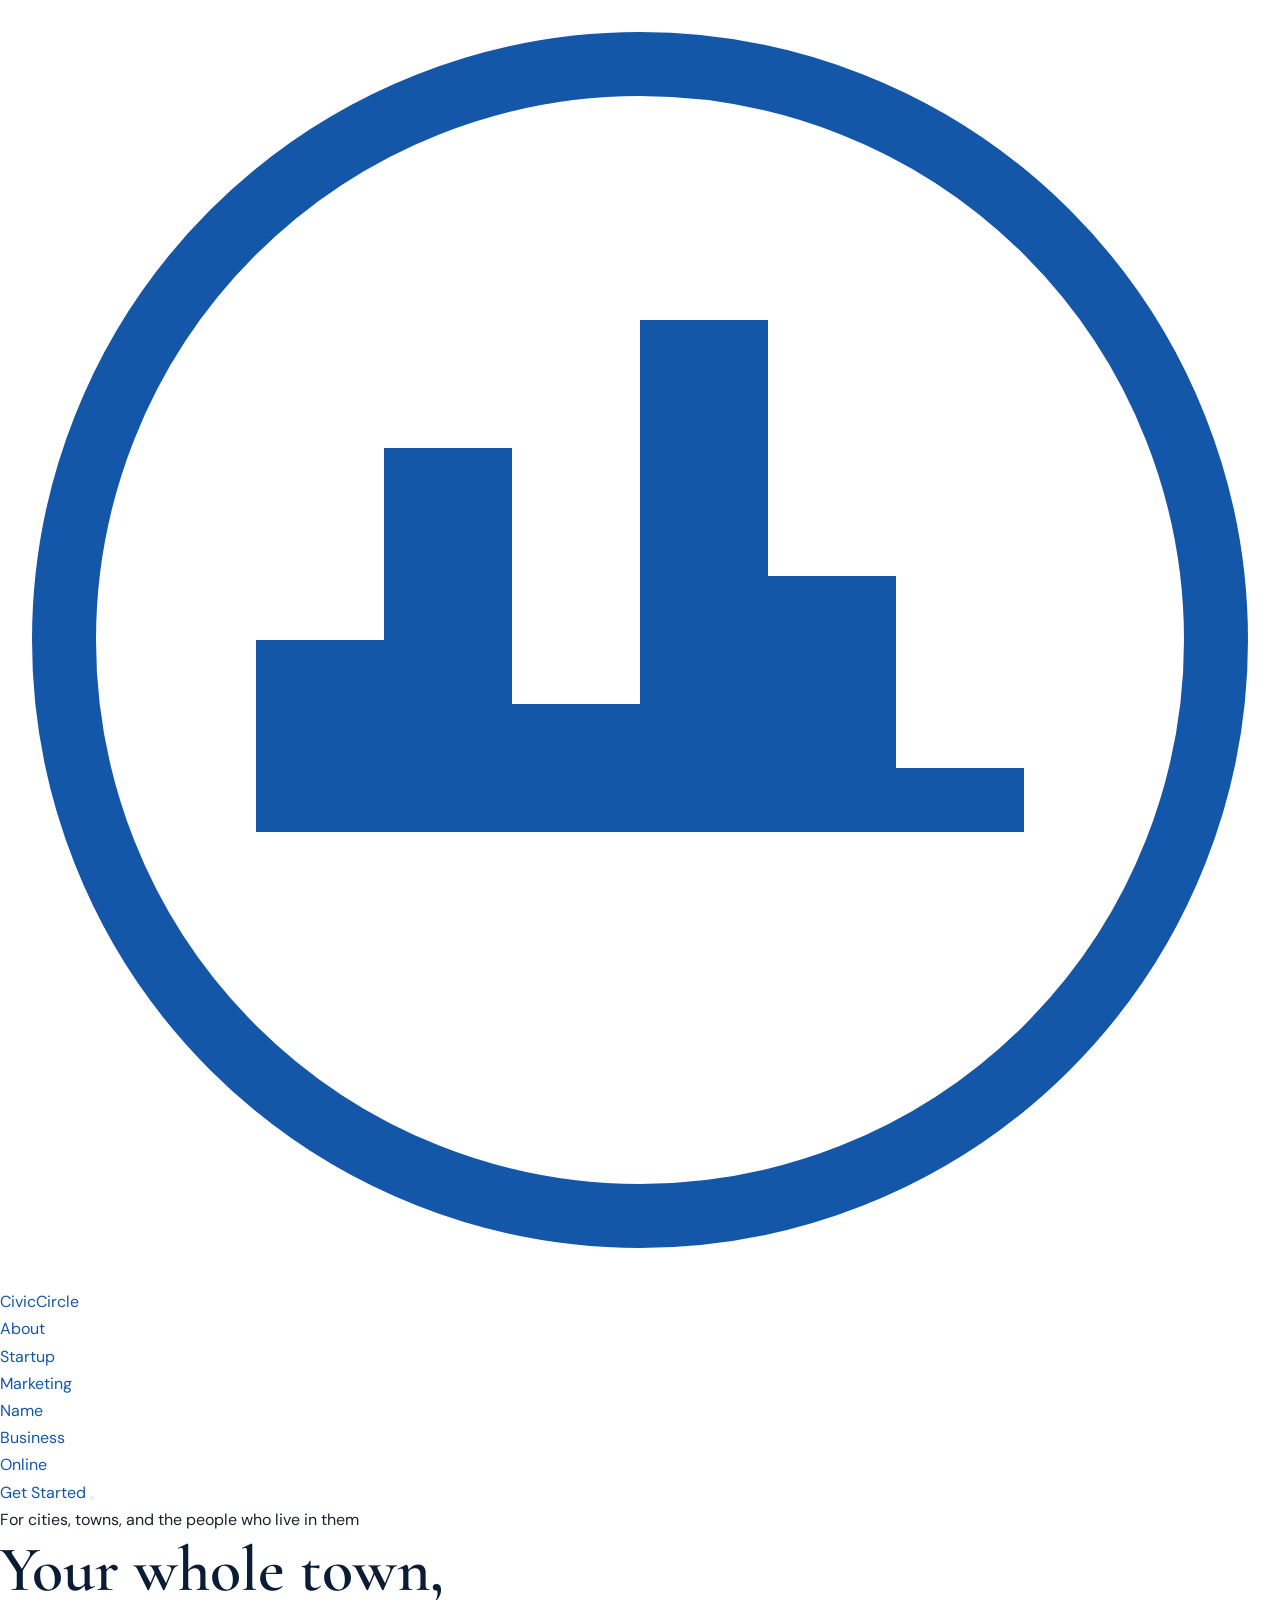
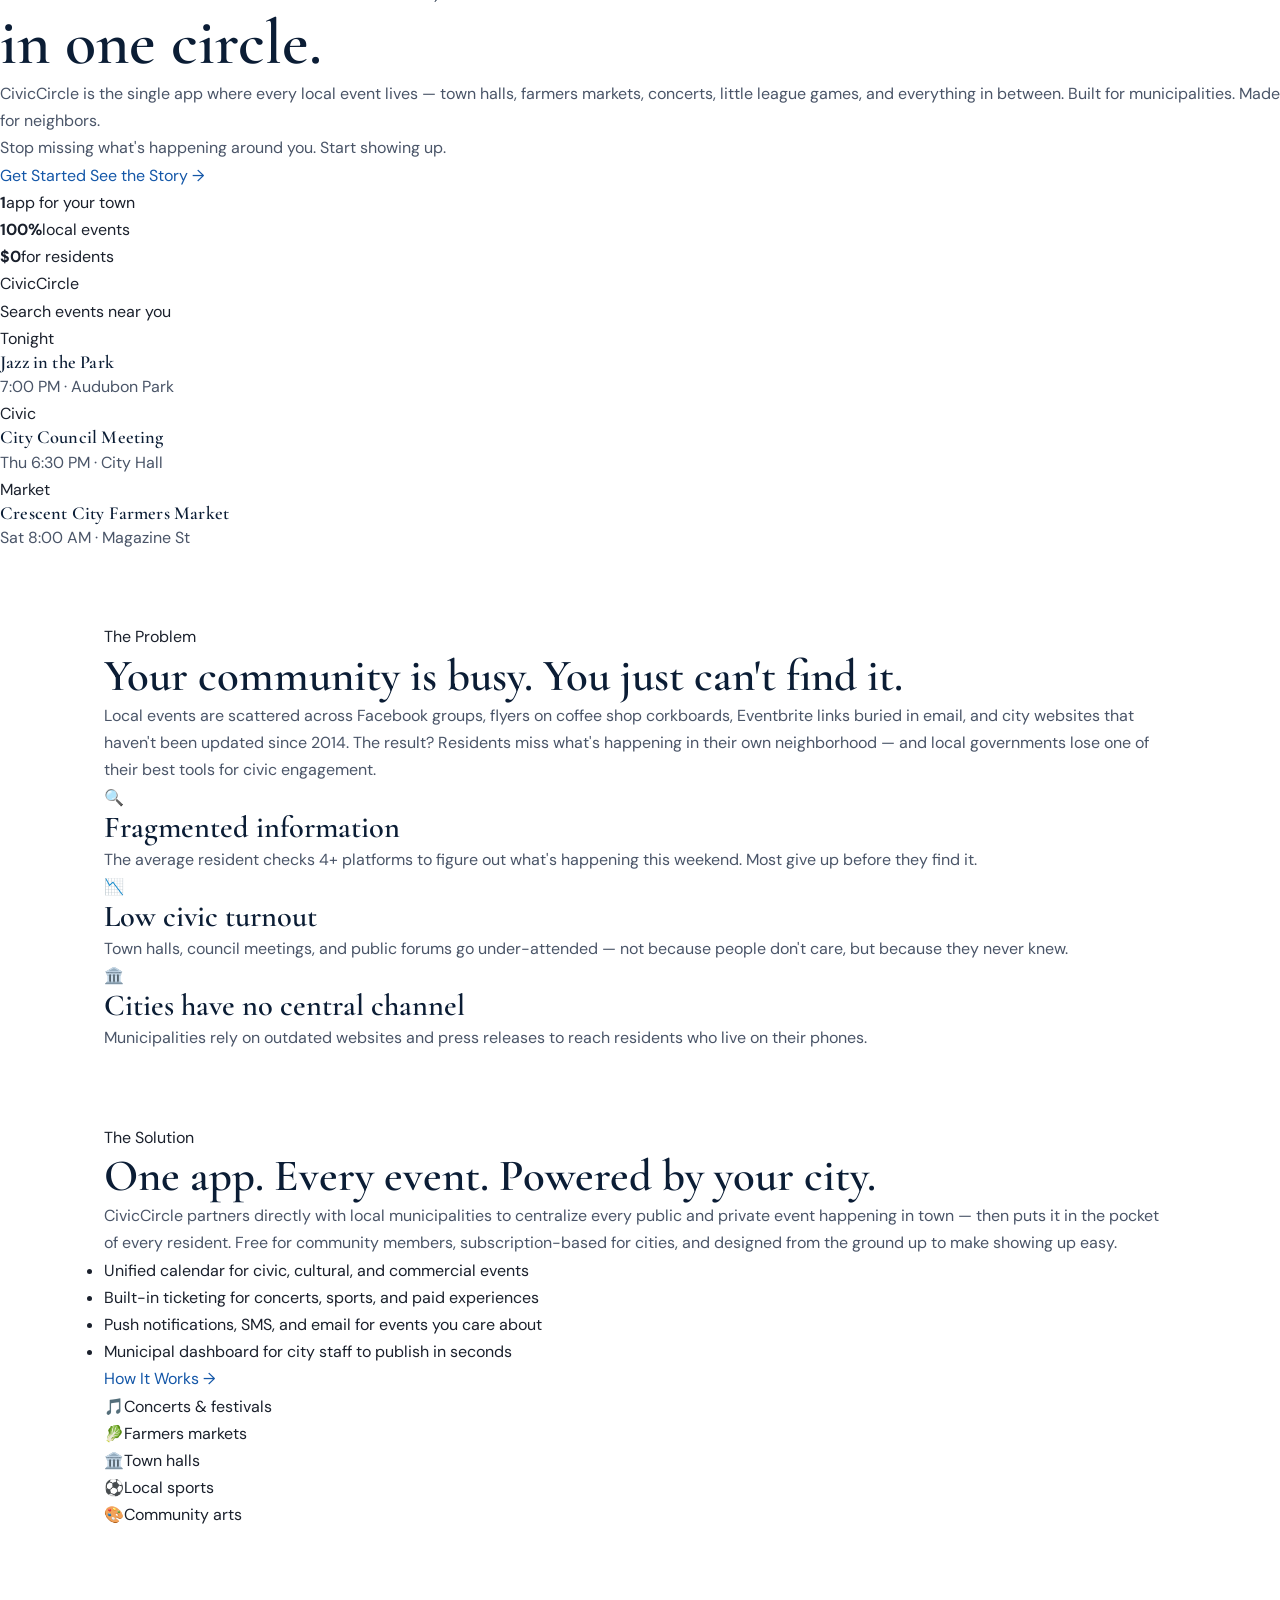
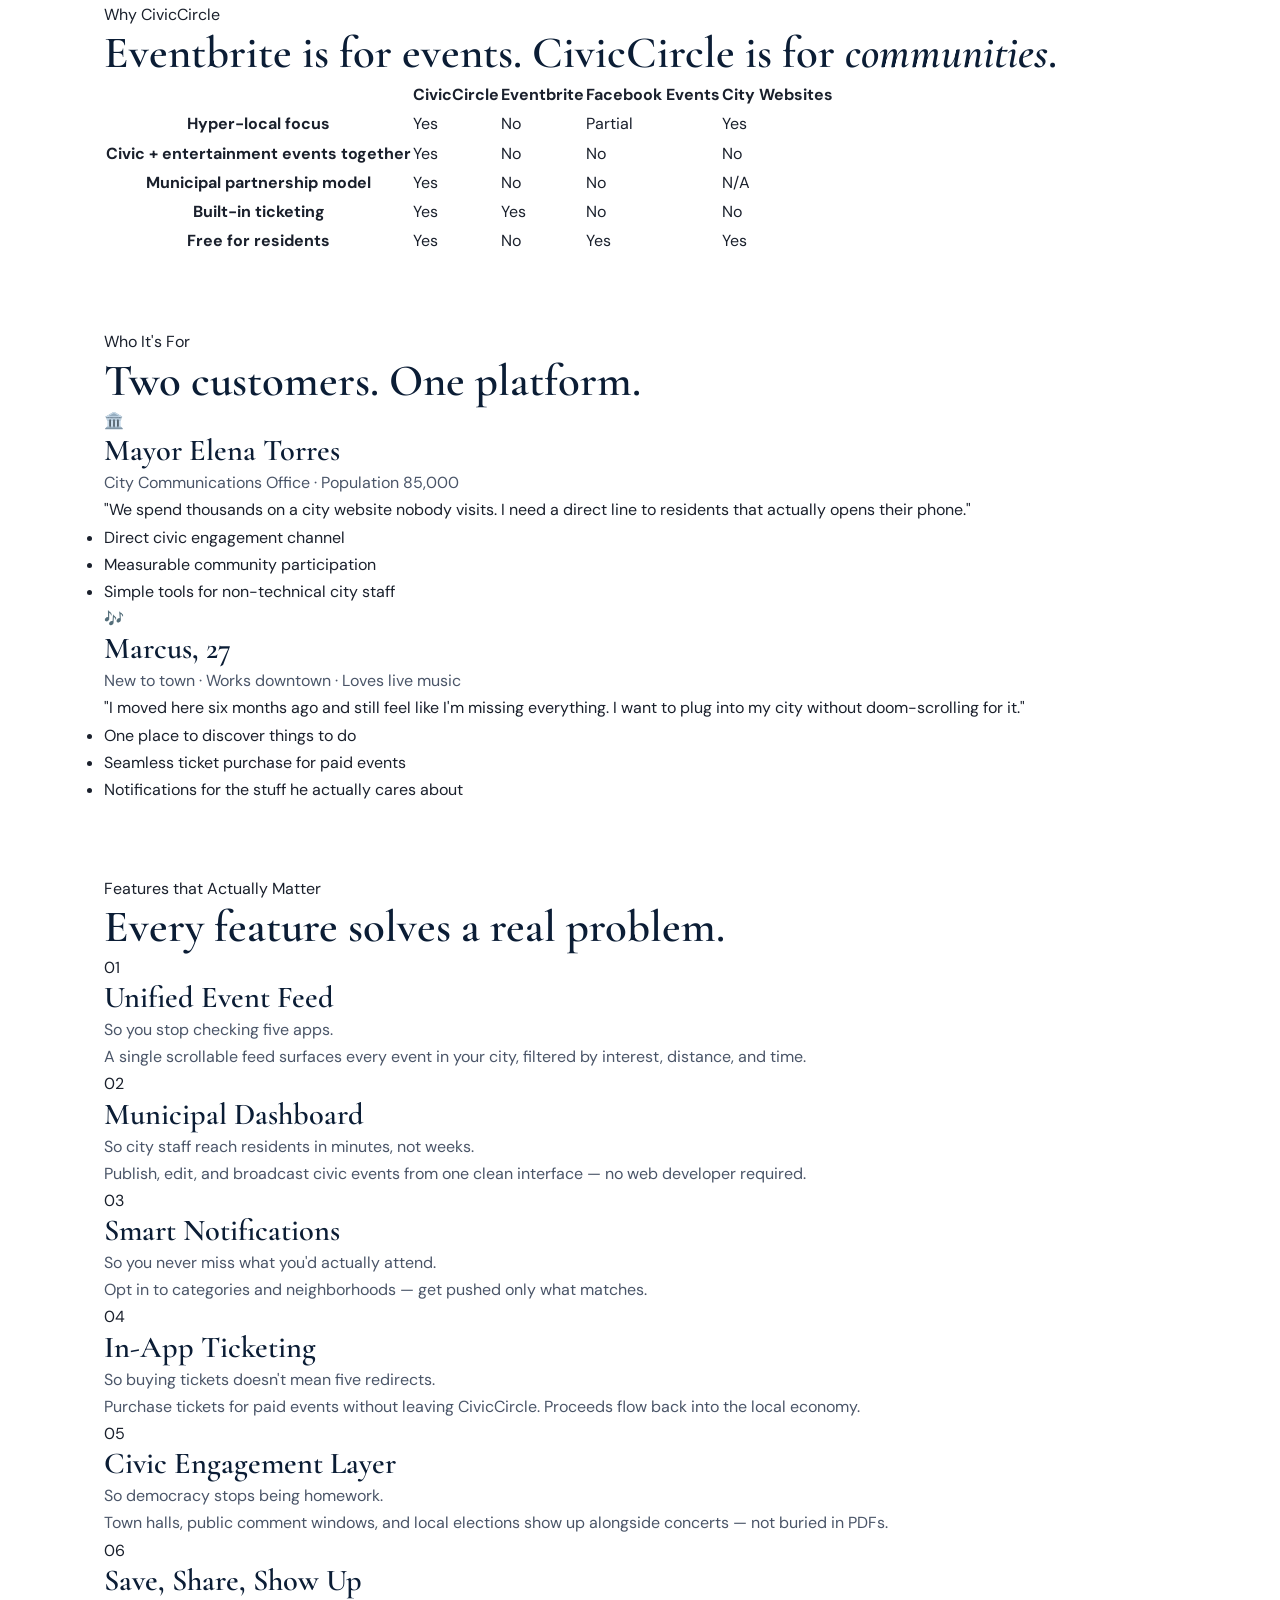
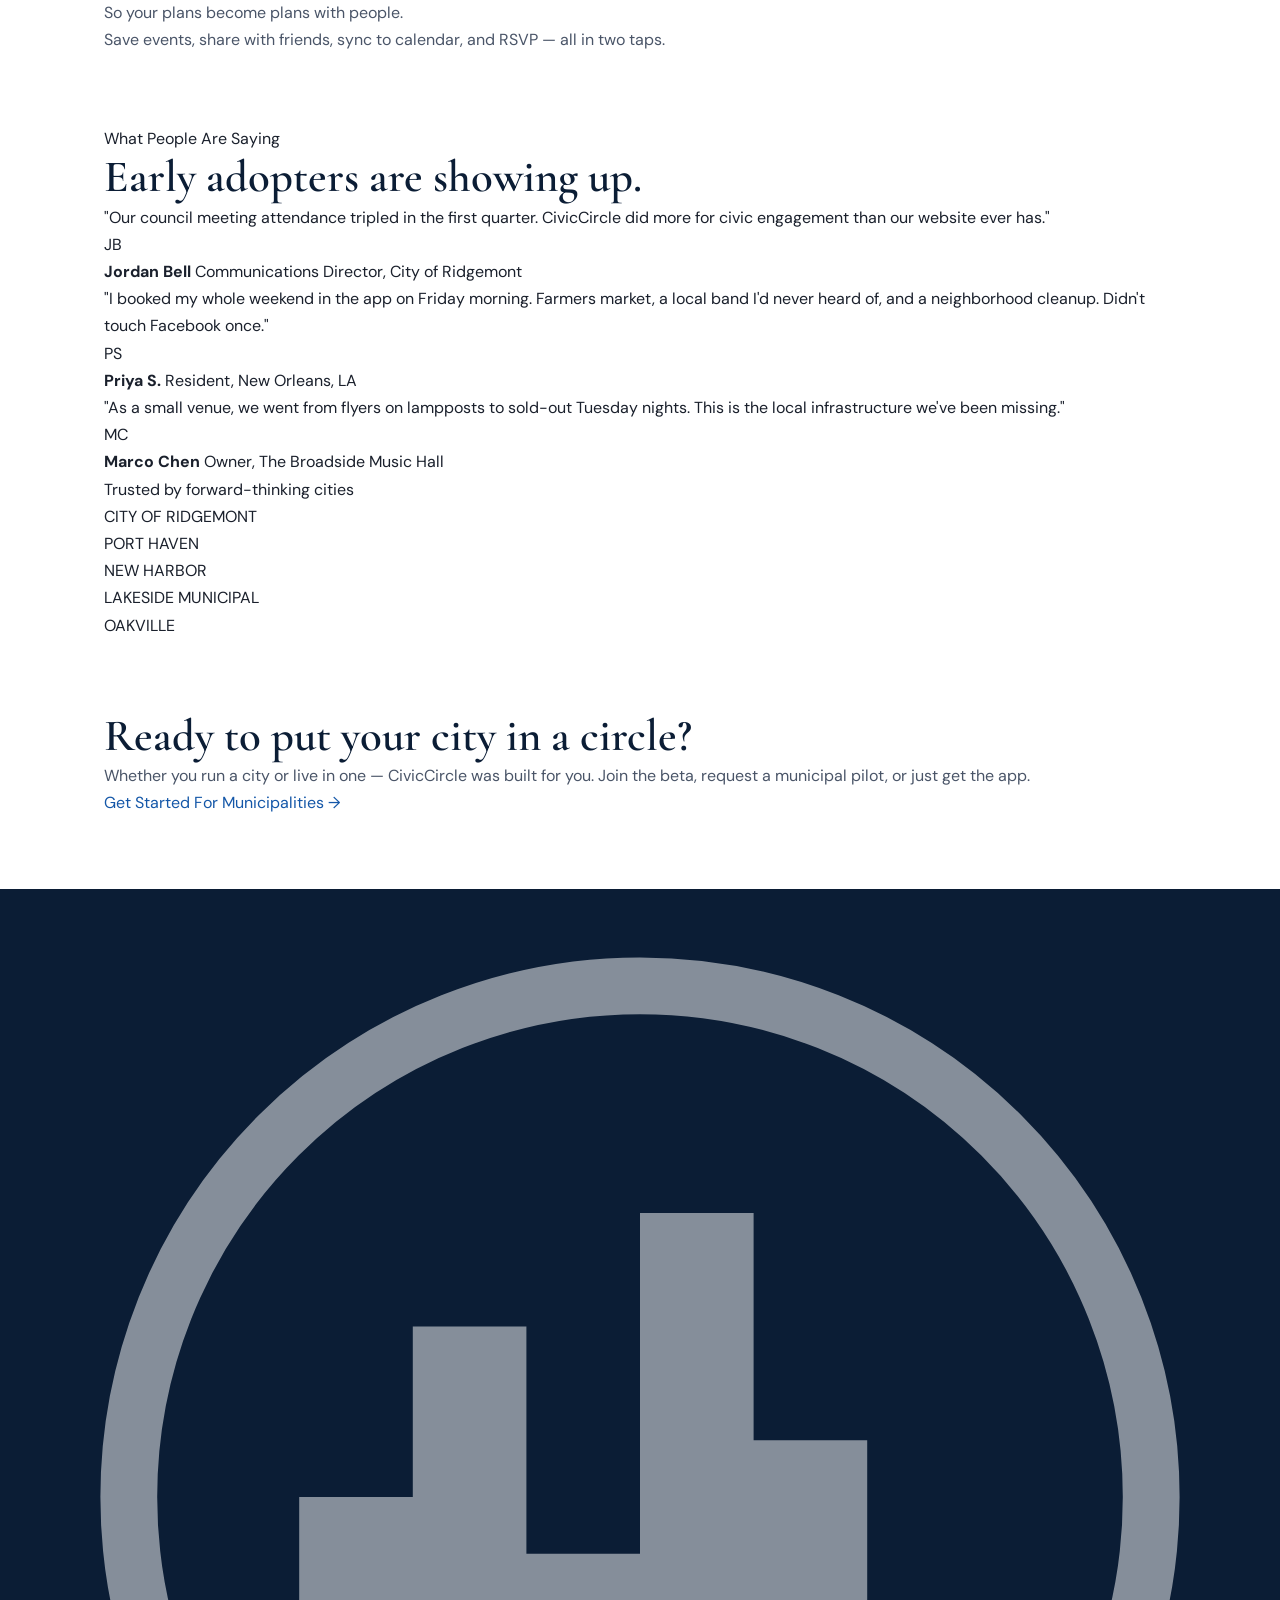
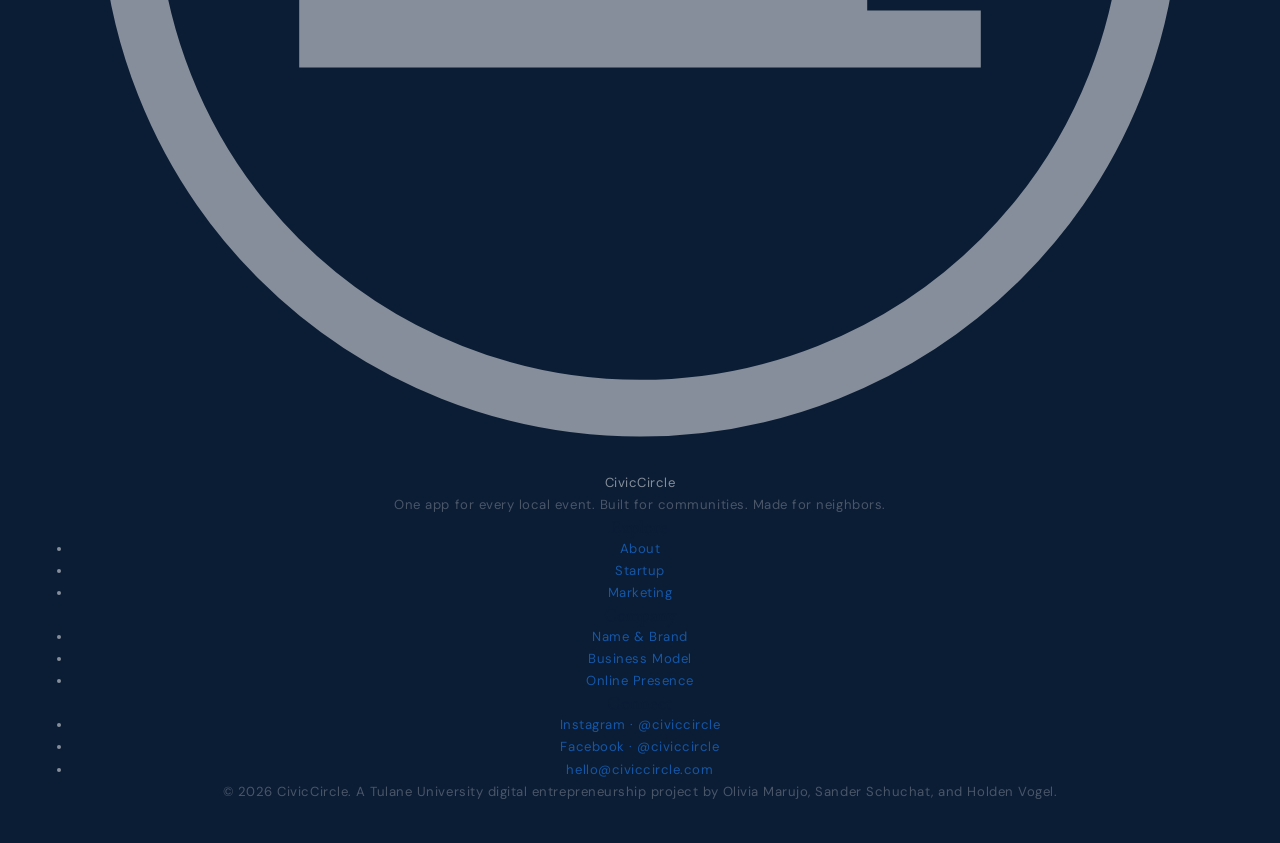
<file: index.html>
<!DOCTYPE html>
<html lang="en">
<head>
  <meta charset="UTF-8" />
  <meta name="viewport" content="width=device-width, initial-scale=1.0" />
  <title>CivicCircle — One App for Every Local Event</title>
  <meta name="description" content="CivicCircle centralizes every local event — from town halls to concerts — into one civic platform for communities and local governments." />
  <link rel="stylesheet" href="styles.css" />
</head>
<body>

  <!-- ============================================= -->
  <!-- NAVIGATION BAR                                -->
  <!-- Sticky top nav. Same markup on every page.    -->
  <!-- ============================================= -->
  <header class="site-header">
    <div class="nav-container">
      <a href="index.html" class="brand" aria-label="CivicCircle home">
        <!-- Inline SVG logo: skyline inside a circle (per trademark brief) -->
        <svg class="logo-mark" viewBox="0 0 40 40" aria-hidden="true">
          <circle cx="20" cy="20" r="18" fill="none" stroke="currentColor" stroke-width="2"/>
          <path d="M8 26 L8 20 L12 20 L12 14 L16 14 L16 22 L20 22 L20 10 L24 10 L24 18 L28 18 L28 24 L32 24 L32 26 Z" fill="currentColor"/>
        </svg>
        <span class="brand-name">CivicCircle</span>
      </a>

      <nav class="primary-nav" aria-label="Primary">
        <ul>
          <li><a href="about.html">About</a></li>
          <li><a href="startup.html">Startup</a></li>
          <li><a href="marketing.html">Marketing</a></li>
          <li><a href="name.html">Name</a></li>
          <li><a href="business.html">Business</a></li>
          <li><a href="online.html">Online</a></li>
        </ul>
      </nav>

      <a href="#cta-final" class="btn btn-primary nav-cta">Get Started</a>

      <!-- Mobile menu toggle -->
      <button class="nav-toggle" aria-label="Toggle menu" aria-expanded="false">
        <span></span><span></span><span></span>
      </button>
    </div>
  </header>

  <main>

    <!-- ============================================= -->
    <!-- HERO SECTION                                  -->
    <!-- Product name, value prop, tagline, CTA        -->
    <!-- ============================================= -->
    <section class="hero" aria-labelledby="hero-heading">
      <div class="hero-grid">
        <div class="hero-copy">
          <span class="eyebrow">For cities, towns, and the people who live in them</span>
          <h1 id="hero-heading">
            Your whole town,<br/>
            <span class="accent">in one circle.</span>
          </h1>
          <p class="hero-sub">
            CivicCircle is the single app where every local event lives — town halls, farmers markets, concerts, little league games, and everything in between. Built for municipalities. Made for neighbors.
          </p>
          <p class="hero-tagline">
            Stop missing what's happening around you. Start showing up.
          </p>
          <div class="hero-ctas">
            <a href="#cta-final" class="btn btn-primary">Get Started</a>
            <a href="startup.html" class="btn btn-ghost">See the Story →</a>
          </div>
          <ul class="hero-stats" aria-label="At a glance">
            <li><strong>1</strong><span>app for your town</span></li>
            <li><strong>100%</strong><span>local events</span></li>
            <li><strong>$0</strong><span>for residents</span></li>
          </ul>
        </div>

        <div class="hero-visual" aria-hidden="true">
          <!-- Placeholder phone mockup -->
          <div class="phone-mock">
            <div class="phone-notch"></div>
            <div class="phone-screen">
              <div class="mock-header">CivicCircle</div>
              <div class="mock-search">Search events near you</div>
              <div class="mock-card mock-card-1">
                <span class="mock-tag">Tonight</span>
                <h4>Jazz in the Park</h4>
                <p>7:00 PM · Audubon Park</p>
              </div>
              <div class="mock-card mock-card-2">
                <span class="mock-tag mock-tag-civic">Civic</span>
                <h4>City Council Meeting</h4>
                <p>Thu 6:30 PM · City Hall</p>
              </div>
              <div class="mock-card mock-card-3">
                <span class="mock-tag mock-tag-market">Market</span>
                <h4>Crescent City Farmers Market</h4>
                <p>Sat 8:00 AM · Magazine St</p>
              </div>
            </div>
          </div>
        </div>
      </div>
    </section>

    <!-- ============================================= -->
    <!-- PROBLEM SECTION                               -->
    <!-- Customer pain point                           -->
    <!-- ============================================= -->
    <section class="section problem" aria-labelledby="problem-heading">
      <div class="container">
        <span class="section-kicker">The Problem</span>
        <h2 id="problem-heading">Your community is busy. You just can't find it.</h2>
        <p class="section-lead">
          Local events are scattered across Facebook groups, flyers on coffee shop corkboards, Eventbrite links buried in email, and city websites that haven't been updated since 2014. The result? Residents miss what's happening in their own neighborhood — and local governments lose one of their best tools for civic engagement.
        </p>

        <div class="pain-grid">
          <article class="pain-card">
            <div class="pain-icon" aria-hidden="true">🔍</div>
            <h3>Fragmented information</h3>
            <p>The average resident checks 4+ platforms to figure out what's happening this weekend. Most give up before they find it.</p>
          </article>
          <article class="pain-card">
            <div class="pain-icon" aria-hidden="true">📉</div>
            <h3>Low civic turnout</h3>
            <p>Town halls, council meetings, and public forums go under-attended — not because people don't care, but because they never knew.</p>
          </article>
          <article class="pain-card">
            <div class="pain-icon" aria-hidden="true">🏛️</div>
            <h3>Cities have no central channel</h3>
            <p>Municipalities rely on outdated websites and press releases to reach residents who live on their phones.</p>
          </article>
        </div>
      </div>
    </section>

    <!-- ============================================= -->
    <!-- SOLUTION SECTION                              -->
    <!-- Product explanation                           -->
    <!-- ============================================= -->
    <section class="section solution" aria-labelledby="solution-heading">
      <div class="container solution-grid">
        <div class="solution-copy">
          <span class="section-kicker">The Solution</span>
          <h2 id="solution-heading">One app. Every event. Powered by your city.</h2>
          <p>
            CivicCircle partners directly with local municipalities to centralize every public and private event happening in town — then puts it in the pocket of every resident. Free for community members, subscription-based for cities, and designed from the ground up to make showing up easy.
          </p>
          <ul class="check-list">
            <li>Unified calendar for civic, cultural, and commercial events</li>
            <li>Built-in ticketing for concerts, sports, and paid experiences</li>
            <li>Push notifications, SMS, and email for events you care about</li>
            <li>Municipal dashboard for city staff to publish in seconds</li>
          </ul>
          <a href="startup.html" class="btn btn-secondary">How It Works →</a>
        </div>
        <div class="solution-visual">
          <div class="feature-stack">
            <div class="stack-card"><span>🎵</span>Concerts & festivals</div>
            <div class="stack-card"><span>🥬</span>Farmers markets</div>
            <div class="stack-card"><span>🏛️</span>Town halls</div>
            <div class="stack-card"><span>⚽</span>Local sports</div>
            <div class="stack-card"><span>🎨</span>Community arts</div>
          </div>
        </div>
      </div>
    </section>

    <!-- ============================================= -->
    <!-- UNIQUE VALUE PROPOSITION                      -->
    <!-- What makes us different                       -->
    <!-- ============================================= -->
    <section class="section uvp" aria-labelledby="uvp-heading">
      <div class="container">
        <span class="section-kicker">Why CivicCircle</span>
        <h2 id="uvp-heading">Eventbrite is for events. CivicCircle is for <em>communities</em>.</h2>

        <div class="uvp-table-wrap">
          <table class="uvp-table">
            <thead>
              <tr>
                <th></th>
                <th>CivicCircle</th>
                <th>Eventbrite</th>
                <th>Facebook Events</th>
                <th>City Websites</th>
              </tr>
            </thead>
            <tbody>
              <tr>
                <th scope="row">Hyper-local focus</th>
                <td class="yes">Yes</td>
                <td>No</td>
                <td>Partial</td>
                <td>Yes</td>
              </tr>
              <tr>
                <th scope="row">Civic + entertainment events together</th>
                <td class="yes">Yes</td>
                <td>No</td>
                <td>No</td>
                <td>No</td>
              </tr>
              <tr>
                <th scope="row">Municipal partnership model</th>
                <td class="yes">Yes</td>
                <td>No</td>
                <td>No</td>
                <td>N/A</td>
              </tr>
              <tr>
                <th scope="row">Built-in ticketing</th>
                <td class="yes">Yes</td>
                <td>Yes</td>
                <td>No</td>
                <td>No</td>
              </tr>
              <tr>
                <th scope="row">Free for residents</th>
                <td class="yes">Yes</td>
                <td>No</td>
                <td>Yes</td>
                <td>Yes</td>
              </tr>
            </tbody>
          </table>
        </div>
      </div>
    </section>

    <!-- ============================================= -->
    <!-- TARGET CUSTOMER SECTION                       -->
    <!-- Brief persona highlight                       -->
    <!-- ============================================= -->
    <section class="section personas" aria-labelledby="personas-heading">
      <div class="container">
        <span class="section-kicker">Who It's For</span>
        <h2 id="personas-heading">Two customers. One platform.</h2>

        <div class="persona-grid">
          <article class="persona-card">
            <div class="persona-avatar persona-avatar-civic" aria-hidden="true">🏛️</div>
            <h3>Mayor Elena Torres</h3>
            <p class="persona-role">City Communications Office · Population 85,000</p>
            <blockquote>
              "We spend thousands on a city website nobody visits. I need a direct line to residents that actually opens their phone."
            </blockquote>
            <ul class="persona-needs">
              <li>Direct civic engagement channel</li>
              <li>Measurable community participation</li>
              <li>Simple tools for non-technical city staff</li>
            </ul>
          </article>

          <article class="persona-card">
            <div class="persona-avatar persona-avatar-resident" aria-hidden="true">🎶</div>
            <h3>Marcus, 27</h3>
            <p class="persona-role">New to town · Works downtown · Loves live music</p>
            <blockquote>
              "I moved here six months ago and still feel like I'm missing everything. I want to plug into my city without doom-scrolling for it."
            </blockquote>
            <ul class="persona-needs">
              <li>One place to discover things to do</li>
              <li>Seamless ticket purchase for paid events</li>
              <li>Notifications for the stuff he actually cares about</li>
            </ul>
          </article>
        </div>
      </div>
    </section>

    <!-- ============================================= -->
    <!-- FEATURES / BENEFITS                           -->
    <!-- Tied to pain points, not just specs           -->
    <!-- ============================================= -->
    <section class="section features" aria-labelledby="features-heading">
      <div class="container">
        <span class="section-kicker">Features that Actually Matter</span>
        <h2 id="features-heading">Every feature solves a real problem.</h2>

        <div class="feature-grid">
          <article class="feature-card">
            <div class="feature-num">01</div>
            <h3>Unified Event Feed</h3>
            <p class="feature-benefit">So you stop checking five apps.</p>
            <p>A single scrollable feed surfaces every event in your city, filtered by interest, distance, and time.</p>
          </article>

          <article class="feature-card">
            <div class="feature-num">02</div>
            <h3>Municipal Dashboard</h3>
            <p class="feature-benefit">So city staff reach residents in minutes, not weeks.</p>
            <p>Publish, edit, and broadcast civic events from one clean interface — no web developer required.</p>
          </article>

          <article class="feature-card">
            <div class="feature-num">03</div>
            <h3>Smart Notifications</h3>
            <p class="feature-benefit">So you never miss what you'd actually attend.</p>
            <p>Opt in to categories and neighborhoods — get pushed only what matches.</p>
          </article>

          <article class="feature-card">
            <div class="feature-num">04</div>
            <h3>In-App Ticketing</h3>
            <p class="feature-benefit">So buying tickets doesn't mean five redirects.</p>
            <p>Purchase tickets for paid events without leaving CivicCircle. Proceeds flow back into the local economy.</p>
          </article>

          <article class="feature-card">
            <div class="feature-num">05</div>
            <h3>Civic Engagement Layer</h3>
            <p class="feature-benefit">So democracy stops being homework.</p>
            <p>Town halls, public comment windows, and local elections show up alongside concerts — not buried in PDFs.</p>
          </article>

          <article class="feature-card">
            <div class="feature-num">06</div>
            <h3>Save, Share, Show Up</h3>
            <p class="feature-benefit">So your plans become plans with people.</p>
            <p>Save events, share with friends, sync to calendar, and RSVP — all in two taps.</p>
          </article>
        </div>
      </div>
    </section>

    <!-- ============================================= -->
    <!-- SOCIAL PROOF / TESTIMONIALS (mock)            -->
    <!-- ============================================= -->
    <section class="section testimonials" aria-labelledby="testimonials-heading">
      <div class="container">
        <span class="section-kicker">What People Are Saying</span>
        <h2 id="testimonials-heading">Early adopters are showing up.</h2>

        <div class="testimonial-grid">
          <figure class="testimonial">
            <blockquote>
              "Our council meeting attendance tripled in the first quarter. CivicCircle did more for civic engagement than our website ever has."
            </blockquote>
            <figcaption>
              <div class="avatar avatar-1" aria-hidden="true">JB</div>
              <div>
                <strong>Jordan Bell</strong>
                <span>Communications Director, City of Ridgemont</span>
              </div>
            </figcaption>
          </figure>

          <figure class="testimonial">
            <blockquote>
              "I booked my whole weekend in the app on Friday morning. Farmers market, a local band I'd never heard of, and a neighborhood cleanup. Didn't touch Facebook once."
            </blockquote>
            <figcaption>
              <div class="avatar avatar-2" aria-hidden="true">PS</div>
              <div>
                <strong>Priya S.</strong>
                <span>Resident, New Orleans, LA</span>
              </div>
            </figcaption>
          </figure>

          <figure class="testimonial">
            <blockquote>
              "As a small venue, we went from flyers on lampposts to sold-out Tuesday nights. This is the local infrastructure we've been missing."
            </blockquote>
            <figcaption>
              <div class="avatar avatar-3" aria-hidden="true">MC</div>
              <div>
                <strong>Marco Chen</strong>
                <span>Owner, The Broadside Music Hall</span>
              </div>
            </figcaption>
          </figure>
        </div>

        <!-- Logo strip placeholder -->
        <div class="logo-strip" aria-label="Featured partners">
          <span>Trusted by forward-thinking cities</span>
          <div class="logo-strip-row">
            <div class="logo-placeholder">CITY OF RIDGEMONT</div>
            <div class="logo-placeholder">PORT HAVEN</div>
            <div class="logo-placeholder">NEW HARBOR</div>
            <div class="logo-placeholder">LAKESIDE MUNICIPAL</div>
            <div class="logo-placeholder">OAKVILLE</div>
          </div>
        </div>
      </div>
    </section>

    <!-- ============================================= -->
    <!-- FINAL CALL TO ACTION                          -->
    <!-- ============================================= -->
    <section class="section cta-final" id="cta-final" aria-labelledby="cta-heading">
      <div class="container cta-wrap">
        <h2 id="cta-heading">Ready to put your city in a circle?</h2>
        <p>Whether you run a city or live in one — CivicCircle was built for you. Join the beta, request a municipal pilot, or just get the app.</p>
        <div class="cta-buttons">
          <a href="#" class="btn btn-primary btn-large">Get Started</a>
          <a href="business.html" class="btn btn-ghost btn-large">For Municipalities →</a>
        </div>
      </div>
    </section>

  </main>

  <!-- ============================================= -->
  <!-- FOOTER                                        -->
  <!-- Shared across all pages                       -->
  <!-- ============================================= -->
  <footer class="site-footer">
    <div class="container footer-grid">
      <div class="footer-brand">
        <div class="brand">
          <svg class="logo-mark" viewBox="0 0 40 40" aria-hidden="true">
            <circle cx="20" cy="20" r="18" fill="none" stroke="currentColor" stroke-width="2"/>
            <path d="M8 26 L8 20 L12 20 L12 14 L16 14 L16 22 L20 22 L20 10 L24 10 L24 18 L28 18 L28 24 L32 24 L32 26 Z" fill="currentColor"/>
          </svg>
          <span class="brand-name">CivicCircle</span>
        </div>
        <p>One app for every local event. Built for communities. Made for neighbors.</p>
      </div>
      <div class="footer-col">
        <h4>Explore</h4>
        <ul>
          <li><a href="about.html">About</a></li>
          <li><a href="startup.html">Startup</a></li>
          <li><a href="marketing.html">Marketing</a></li>
        </ul>
      </div>
      <div class="footer-col">
        <h4>Company</h4>
        <ul>
          <li><a href="name.html">Name & Brand</a></li>
          <li><a href="business.html">Business Model</a></li>
          <li><a href="online.html">Online Presence</a></li>
        </ul>
      </div>
      <div class="footer-col">
        <h4>Connect</h4>
        <ul>
          <li><a href="#">Instagram · @civiccircle</a></li>
          <li><a href="#">Facebook · @civiccircle</a></li>
          <li><a href="mailto:hello@civiccircle.com">hello@civiccircle.com</a></li>
        </ul>
      </div>
    </div>
    <div class="footer-bottom">
      <p>© 2026 CivicCircle. A Tulane University digital entrepreneurship project by Olivia Marujo, Sander Schuchat, and Holden Vogel.</p>
    </div>
  </footer>

  <script src="script.js"></script>
</body>
</html>
</file>
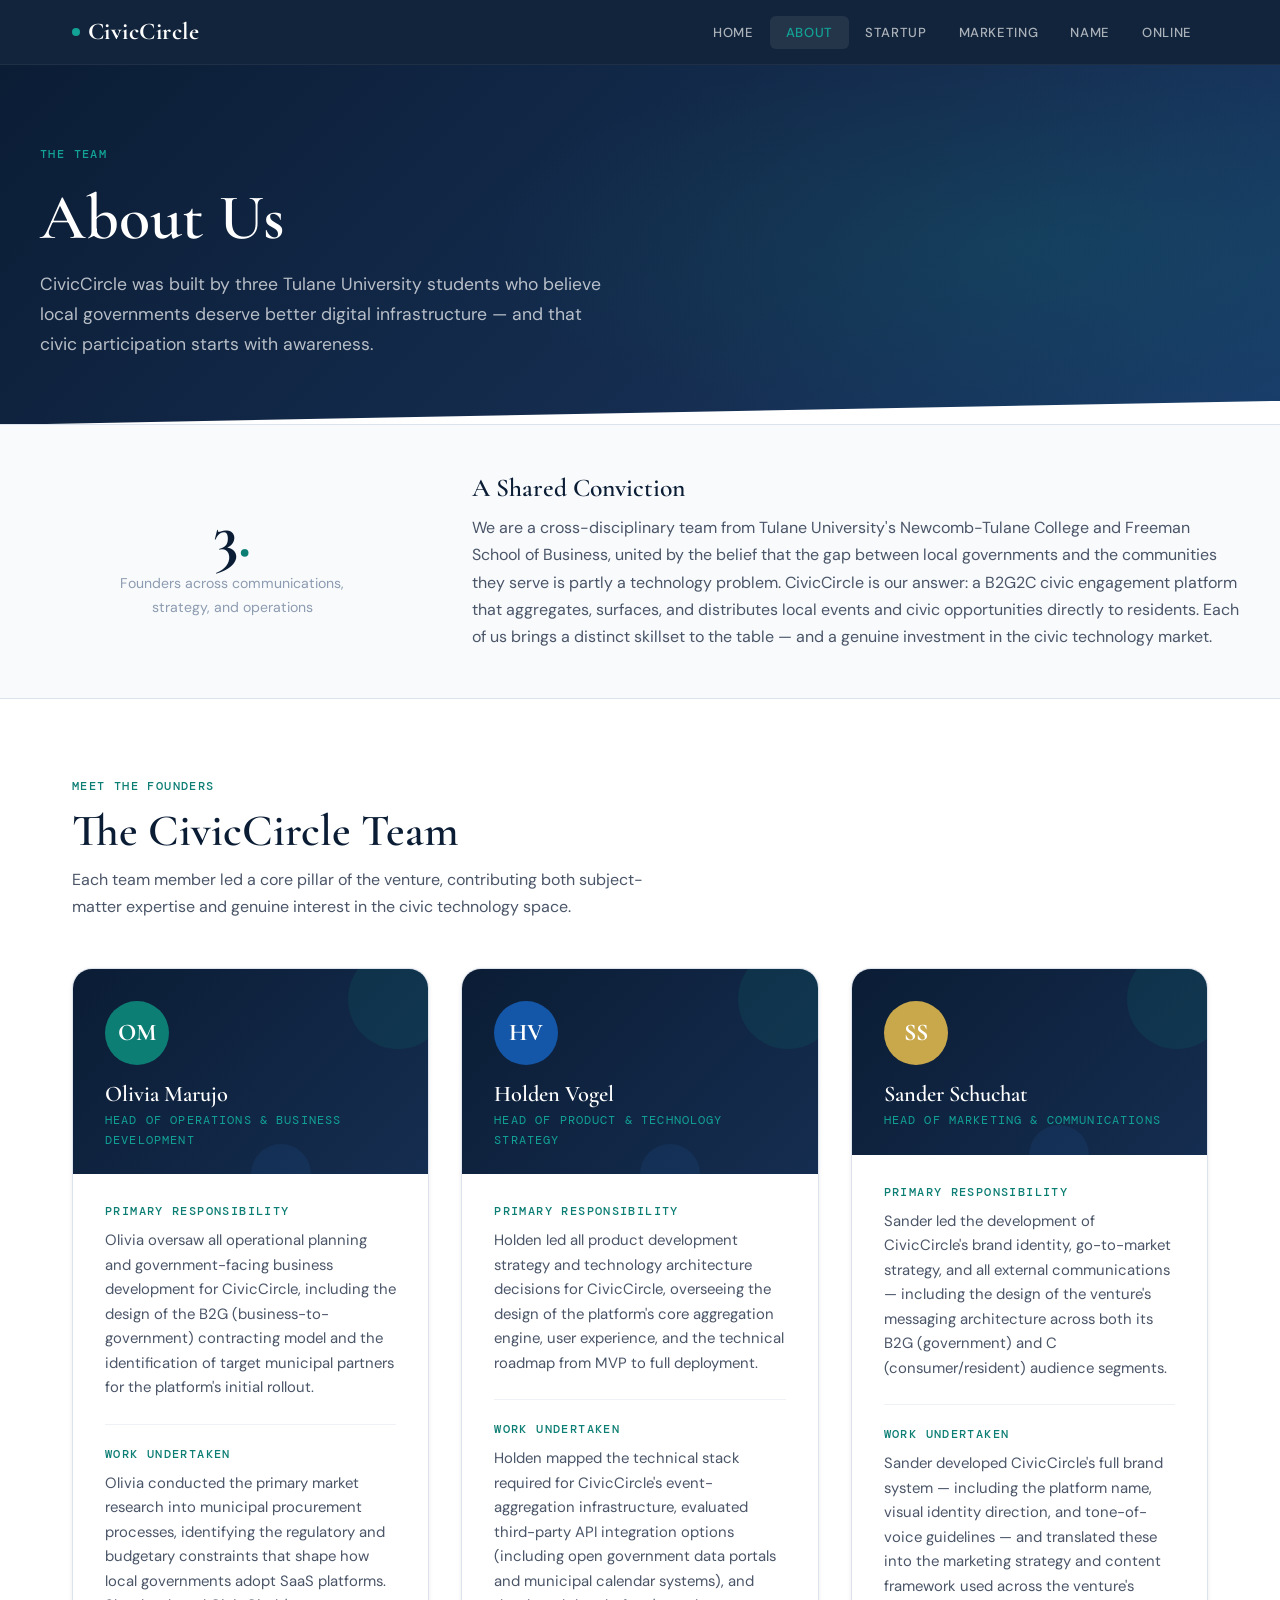
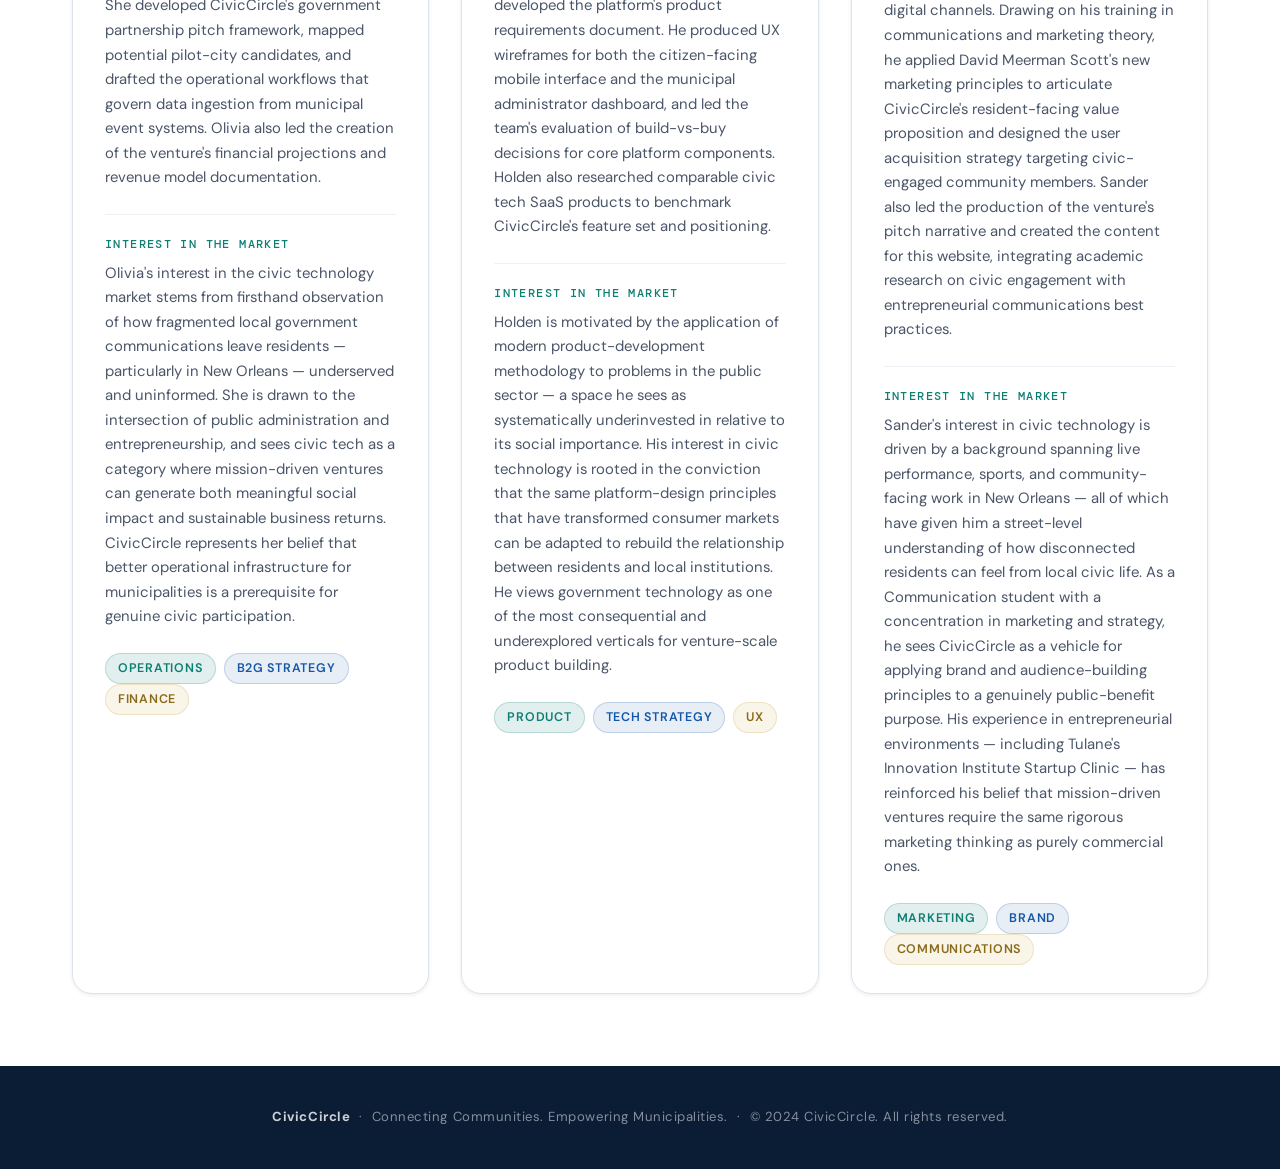
<file: about.html>
<!DOCTYPE html>
<html lang="en">
<head>
  <meta charset="UTF-8" />
  <meta name="viewport" content="width=device-width, initial-scale=1.0" />
  <title>About — CivicCircle</title>
  <link rel="stylesheet" href="styles.css" />
  <style>
    /* ── About-specific styles ── */
    .team-grid {
      display: grid;
      grid-template-columns: repeat(auto-fit, minmax(320px, 1fr));
      gap: 2rem;
      margin-top: 3rem;
    }

    .member-card {
      background: var(--white);
      border: 1px solid var(--gray-200);
      border-radius: var(--radius-lg);
      overflow: hidden;
      box-shadow: var(--shadow-sm);
      transition: box-shadow var(--transition), transform var(--transition);
    }
    .member-card:hover {
      box-shadow: var(--shadow-lg);
      transform: translateY(-4px);
    }

    .member-card-header {
      background: linear-gradient(135deg, var(--navy) 0%, var(--navy-mid) 100%);
      padding: 2rem 2rem 1.5rem;
      position: relative;
      overflow: hidden;
    }
    .member-card-header::after {
      content: '';
      position: absolute;
      top: -20px; right: -20px;
      width: 100px; height: 100px;
      background: rgba(13,126,116,.15);
      border-radius: 50%;
    }
    .member-card-header::before {
      content: '';
      position: absolute;
      bottom: -30px; left: 50%;
      width: 60px; height: 60px;
      background: rgba(46,123,202,.1);
      border-radius: 50%;
    }

    .member-initials {
      width: 64px; height: 64px;
      background: var(--teal);
      border-radius: 50%;
      display: flex;
      align-items: center;
      justify-content: center;
      font-family: 'Cormorant Garamond', serif;
      font-size: 1.5rem;
      font-weight: 700;
      color: var(--white);
      margin-bottom: 1rem;
      position: relative;
      z-index: 1;
    }
    .member-initials.blue  { background: var(--blue); }
    .member-initials.gold  { background: var(--gold); }

    .member-card-header h3 {
      color: var(--white);
      font-size: 1.4rem;
      margin-bottom: .25rem;
      position: relative;
      z-index: 1;
    }
    .member-card-header .role-title {
      font-family: 'DM Mono', monospace;
      font-size: .72rem;
      letter-spacing: .1em;
      text-transform: uppercase;
      color: var(--teal-light);
      position: relative;
      z-index: 1;
    }

    .member-card-body {
      padding: 1.75rem 2rem;
    }

    .member-section {
      margin-bottom: 1.5rem;
    }
    .member-section:last-child { margin-bottom: 0; }
    .member-section .label {
      display: block;
      margin-bottom: .4rem;
    }
    .member-section p {
      font-size: .93rem;
      line-height: 1.65;
    }

    .member-divider {
      border: none;
      border-top: 1px solid var(--gray-100);
      margin: 1.25rem 0;
    }

    /* ── Intro band ── */
    .intro-band {
      background: var(--gray-50);
      border-top: 1px solid var(--gray-200);
      border-bottom: 1px solid var(--gray-200);
      padding: 3rem 2rem;
    }
    .intro-band-inner {
      max-width: 1200px;
      margin: 0 auto;
      display: grid;
      grid-template-columns: 1fr 2fr;
      gap: 3rem;
      align-items: center;
    }
    @media (max-width: 700px) {
      .intro-band-inner { grid-template-columns: 1fr; gap: 1.5rem; }
      .team-grid { grid-template-columns: 1fr; }
    }
    .intro-stat {
      text-align: center;
    }
    .intro-stat .big-num {
      font-family: 'Cormorant Garamond', serif;
      font-size: 4rem;
      font-weight: 700;
      color: var(--navy);
      line-height: 1;
    }
    .intro-stat .big-num span { color: var(--teal); }
    .intro-stat p { font-size: .88rem; color: var(--gray-400); margin-top: .25rem; }
  </style>
</head>
<body>

  <!-- ═══════════════════════════════════════════
       NAVIGATION
  ════════════════════════════════════════════ -->
  <nav class="site-nav">
    <div class="nav-inner">
      <a href="index.html" class="nav-logo">
        <span class="logo-dot"></span>
        CivicCircle
      </a>
      <ul class="nav-links">
        <li><a href="index.html">Home</a></li>
        <li><a href="about.html" class="active">About</a></li>
        <li><a href="startup.html">Startup</a></li>
        <li><a href="marketing.html">Marketing</a></li>
        <li><a href="name.html">Name</a></li>
        <li><a href="online.html">Online</a></li>
      </ul>
    </div>
  </nav>

  <!-- ═══════════════════════════════════════════
       PAGE HERO
  ════════════════════════════════════════════ -->
  <header class="page-hero">
    <div class="hero-inner">
      <span class="label">The Team</span>
      <h1>About Us</h1>
      <p>CivicCircle was built by three Tulane University students who believe local governments deserve better digital infrastructure — and that civic participation starts with awareness.</p>
    </div>
  </header>

  <!-- ═══════════════════════════════════════════
       INTRO BAND
  ════════════════════════════════════════════ -->
  <div class="intro-band">
    <div class="intro-band-inner">
      <div class="intro-stat">
        <div class="big-num">3<span>.</span></div>
        <p>Founders across communications,<br>strategy, and operations</p>
      </div>
      <div>
        <h2 style="font-size:1.6rem; margin-bottom:.75rem;">A Shared Conviction</h2>
        <p>We are a cross-disciplinary team from Tulane University's Newcomb-Tulane College and Freeman School of Business, united by the belief that the gap between local governments and the communities they serve is partly a technology problem. CivicCircle is our answer: a B2G2C civic engagement platform that aggregates, surfaces, and distributes local events and civic opportunities directly to residents. Each of us brings a distinct skillset to the table — and a genuine investment in the civic technology market.</p>
      </div>
    </div>
  </div>

  <!-- ═══════════════════════════════════════════
       TEAM MEMBERS
  ════════════════════════════════════════════ -->
  <section class="section">
    <span class="label">Meet the Founders</span>
    <h2 style="margin-top:.5rem; margin-bottom:.5rem;">The CivicCircle Team</h2>
    <p style="max-width:600px;">Each team member led a core pillar of the venture, contributing both subject-matter expertise and genuine interest in the civic technology space.</p>

    <div class="team-grid">

      <!-- ── Olivia Marujo ── -->
      <div class="member-card">
        <div class="member-card-header">
          <div class="member-initials">OM</div>
          <h3>Olivia Marujo</h3>
          <div class="role-title">Head of Operations &amp; Business Development</div>
        </div>
        <div class="member-card-body">

          <div class="member-section">
            <span class="label">Primary Responsibility</span>
            <p>Olivia oversaw all operational planning and government-facing business development for CivicCircle, including the design of the B2G (business-to-government) contracting model and the identification of target municipal partners for the platform's initial rollout.</p>
          </div>

          <hr class="member-divider" />

          <div class="member-section">
            <span class="label">Work Undertaken</span>
            <p>Olivia conducted the primary market research into municipal procurement processes, identifying the regulatory and budgetary constraints that shape how local governments adopt SaaS platforms. She developed CivicCircle's government partnership pitch framework, mapped potential pilot-city candidates, and drafted the operational workflows that govern data ingestion from municipal event systems. Olivia also led the creation of the venture's financial projections and revenue model documentation.</p>
          </div>

          <hr class="member-divider" />

          <div class="member-section">
            <span class="label">Interest in the Market</span>
            <p>Olivia's interest in the civic technology market stems from firsthand observation of how fragmented local government communications leave residents — particularly in New Orleans — underserved and uninformed. She is drawn to the intersection of public administration and entrepreneurship, and sees civic tech as a category where mission-driven ventures can generate both meaningful social impact and sustainable business returns. CivicCircle represents her belief that better operational infrastructure for municipalities is a prerequisite for genuine civic participation.</p>
          </div>

          <div style="margin-top:1.25rem;">
            <span class="pill">Operations</span>&nbsp;
            <span class="pill pill-blue">B2G Strategy</span>&nbsp;
            <span class="pill pill-gold">Finance</span>
          </div>
        </div>
      </div>

      <!-- ── Holden Vogel ── -->
      <div class="member-card">
        <div class="member-card-header">
          <div class="member-initials blue">HV</div>
          <h3>Holden Vogel</h3>
          <div class="role-title">Head of Product &amp; Technology Strategy</div>
        </div>
        <div class="member-card-body">

          <div class="member-section">
            <span class="label">Primary Responsibility</span>
            <p>Holden led all product development strategy and technology architecture decisions for CivicCircle, overseeing the design of the platform's core aggregation engine, user experience, and the technical roadmap from MVP to full deployment.</p>
          </div>

          <hr class="member-divider" />

          <div class="member-section">
            <span class="label">Work Undertaken</span>
            <p>Holden mapped the technical stack required for CivicCircle's event-aggregation infrastructure, evaluated third-party API integration options (including open government data portals and municipal calendar systems), and developed the platform's product requirements document. He produced UX wireframes for both the citizen-facing mobile interface and the municipal administrator dashboard, and led the team's evaluation of build-vs-buy decisions for core platform components. Holden also researched comparable civic tech SaaS products to benchmark CivicCircle's feature set and positioning.</p>
          </div>

          <hr class="member-divider" />

          <div class="member-section">
            <span class="label">Interest in the Market</span>
            <p>Holden is motivated by the application of modern product-development methodology to problems in the public sector — a space he sees as systematically underinvested in relative to its social importance. His interest in civic technology is rooted in the conviction that the same platform-design principles that have transformed consumer markets can be adapted to rebuild the relationship between residents and local institutions. He views government technology as one of the most consequential and underexplored verticals for venture-scale product building.</p>
          </div>

          <div style="margin-top:1.25rem;">
            <span class="pill">Product</span>&nbsp;
            <span class="pill pill-blue">Tech Strategy</span>&nbsp;
            <span class="pill pill-gold">UX</span>
          </div>
        </div>
      </div>

      <!-- ── Sander Schuchat ── -->
      <div class="member-card">
        <div class="member-card-header">
          <div class="member-initials gold">SS</div>
          <h3>Sander Schuchat</h3>
          <div class="role-title">Head of Marketing &amp; Communications</div>
        </div>
        <div class="member-card-body">

          <div class="member-section">
            <span class="label">Primary Responsibility</span>
            <p>Sander led the development of CivicCircle's brand identity, go-to-market strategy, and all external communications — including the design of the venture's messaging architecture across both its B2G (government) and C (consumer/resident) audience segments.</p>
          </div>

          <hr class="member-divider" />

          <div class="member-section">
            <span class="label">Work Undertaken</span>
            <p>Sander developed CivicCircle's full brand system — including the platform name, visual identity direction, and tone-of-voice guidelines — and translated these into the marketing strategy and content framework used across the venture's digital channels. Drawing on his training in communications and marketing theory, he applied David Meerman Scott's new marketing principles to articulate CivicCircle's resident-facing value proposition and designed the user acquisition strategy targeting civic-engaged community members. Sander also led the production of the venture's pitch narrative and created the content for this website, integrating academic research on civic engagement with entrepreneurial communications best practices.</p>
          </div>

          <hr class="member-divider" />

          <div class="member-section">
            <span class="label">Interest in the Market</span>
            <p>Sander's interest in civic technology is driven by a background spanning live performance, sports, and community-facing work in New Orleans — all of which have given him a street-level understanding of how disconnected residents can feel from local civic life. As a Communication student with a concentration in marketing and strategy, he sees CivicCircle as a vehicle for applying brand and audience-building principles to a genuinely public-benefit purpose. His experience in entrepreneurial environments — including Tulane's Innovation Institute Startup Clinic — has reinforced his belief that mission-driven ventures require the same rigorous marketing thinking as purely commercial ones.</p>
          </div>

          <div style="margin-top:1.25rem;">
            <span class="pill">Marketing</span>&nbsp;
            <span class="pill pill-blue">Brand</span>&nbsp;
            <span class="pill pill-gold">Communications</span>
          </div>
        </div>
      </div>

    </div><!-- end .team-grid -->
  </section>

  <!-- ═══════════════════════════════════════════
       FOOTER
  ════════════════════════════════════════════ -->
  <footer class="site-footer">
    <strong>CivicCircle</strong> &nbsp;·&nbsp; Connecting Communities. Empowering Municipalities. &nbsp;·&nbsp; © 2024 CivicCircle. All rights reserved.
  </footer>

</body>
</html>
</file>
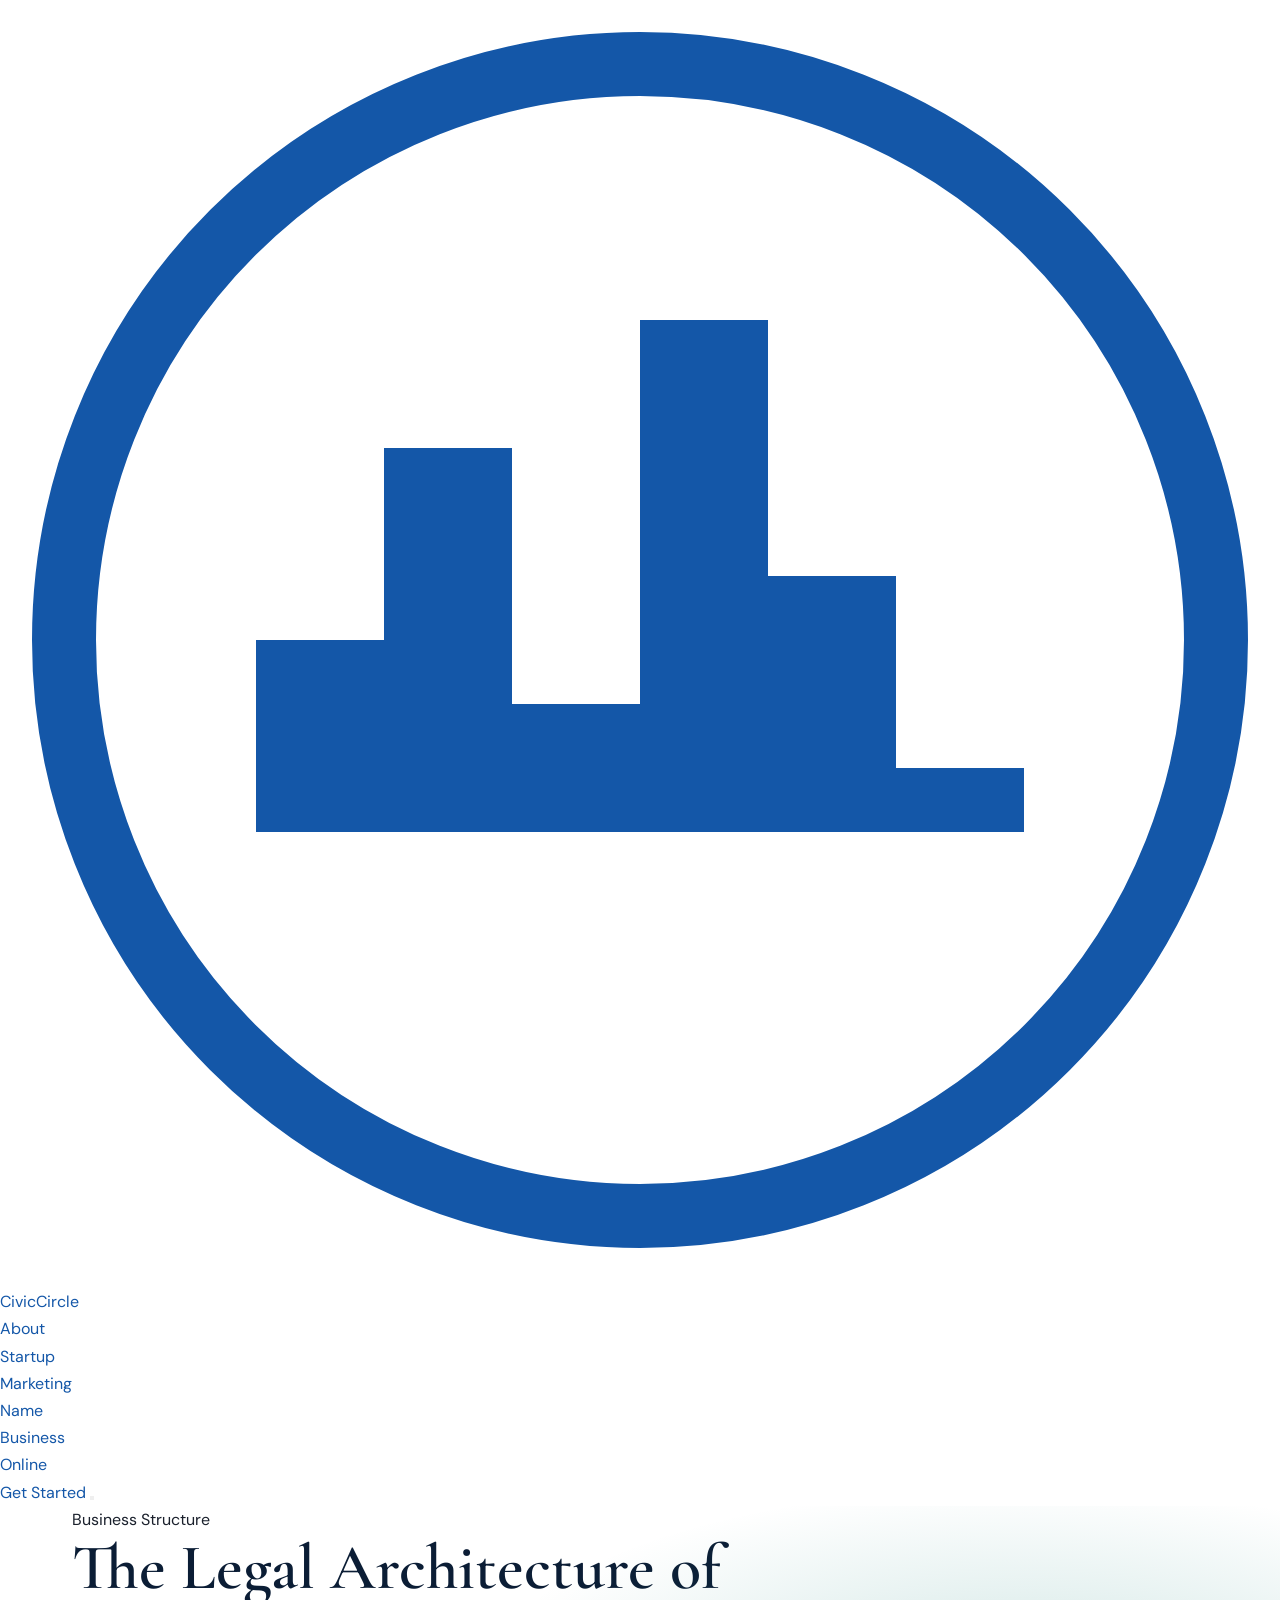
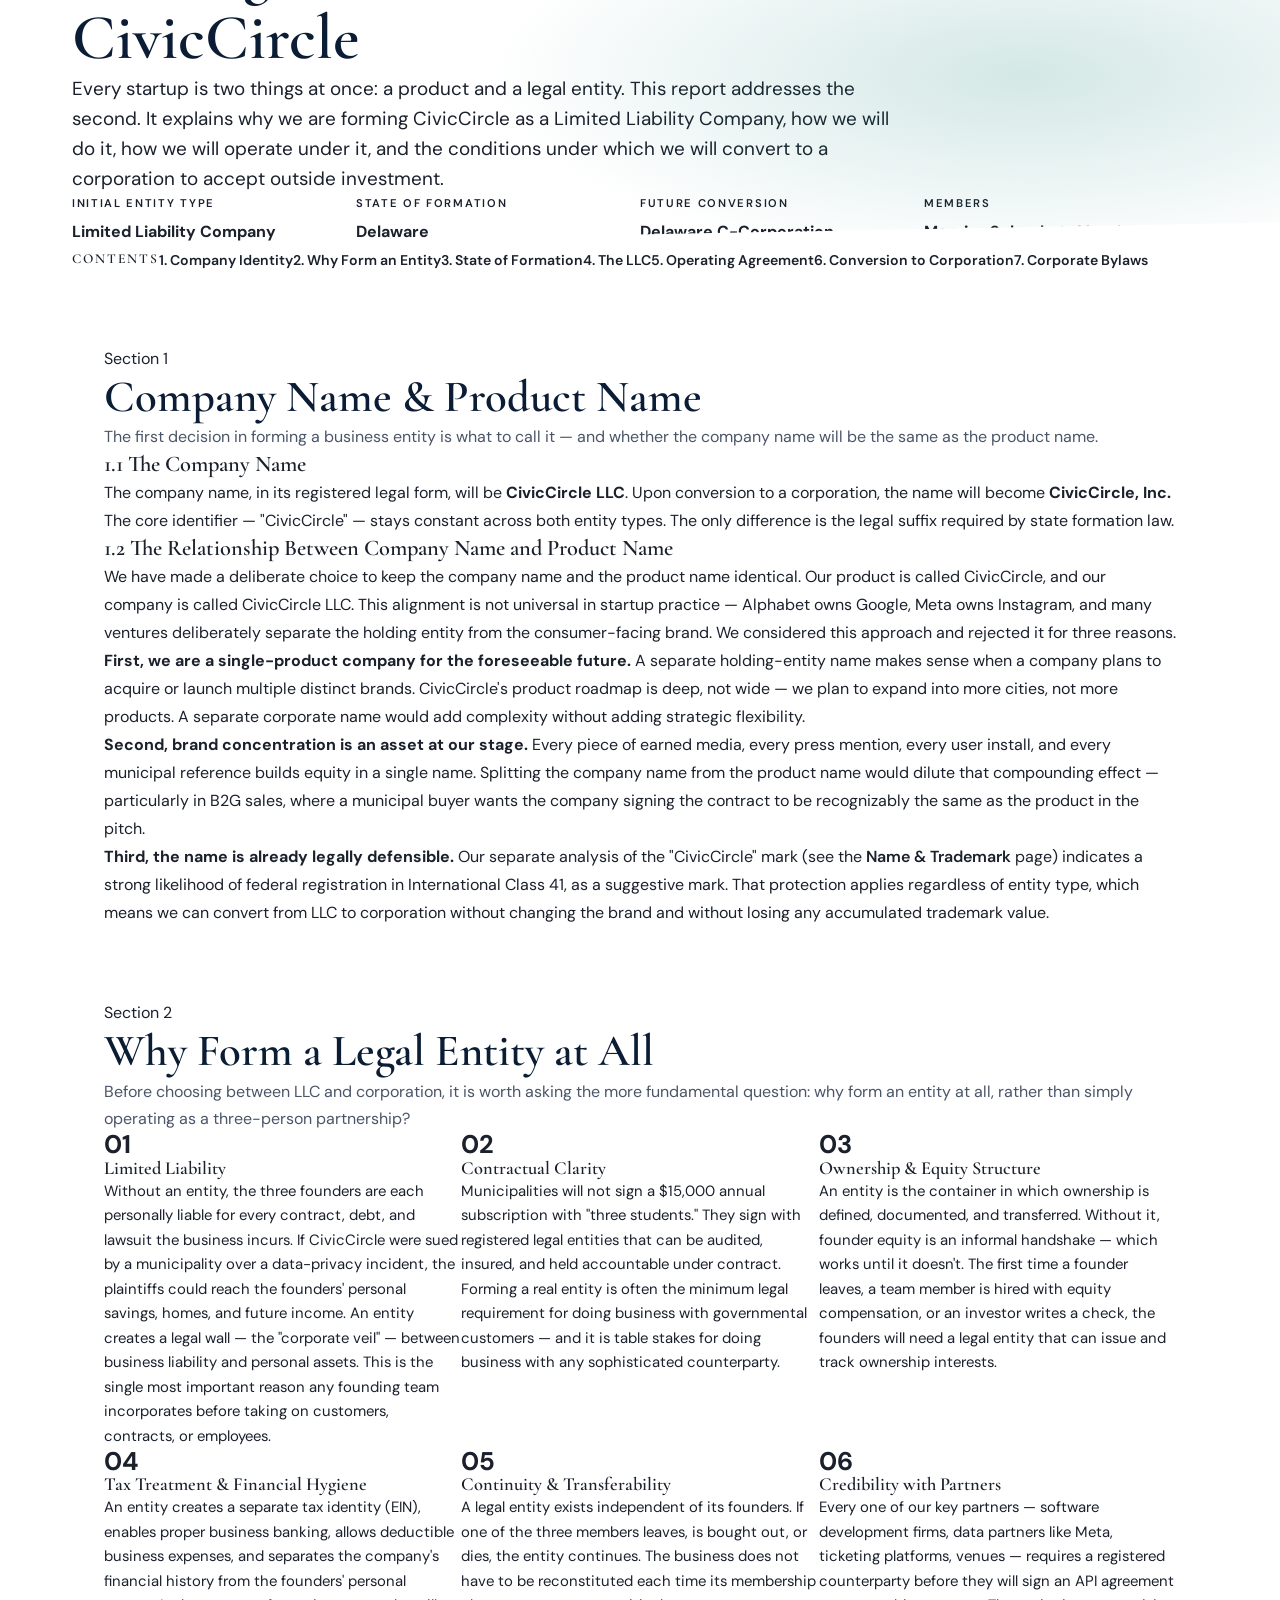
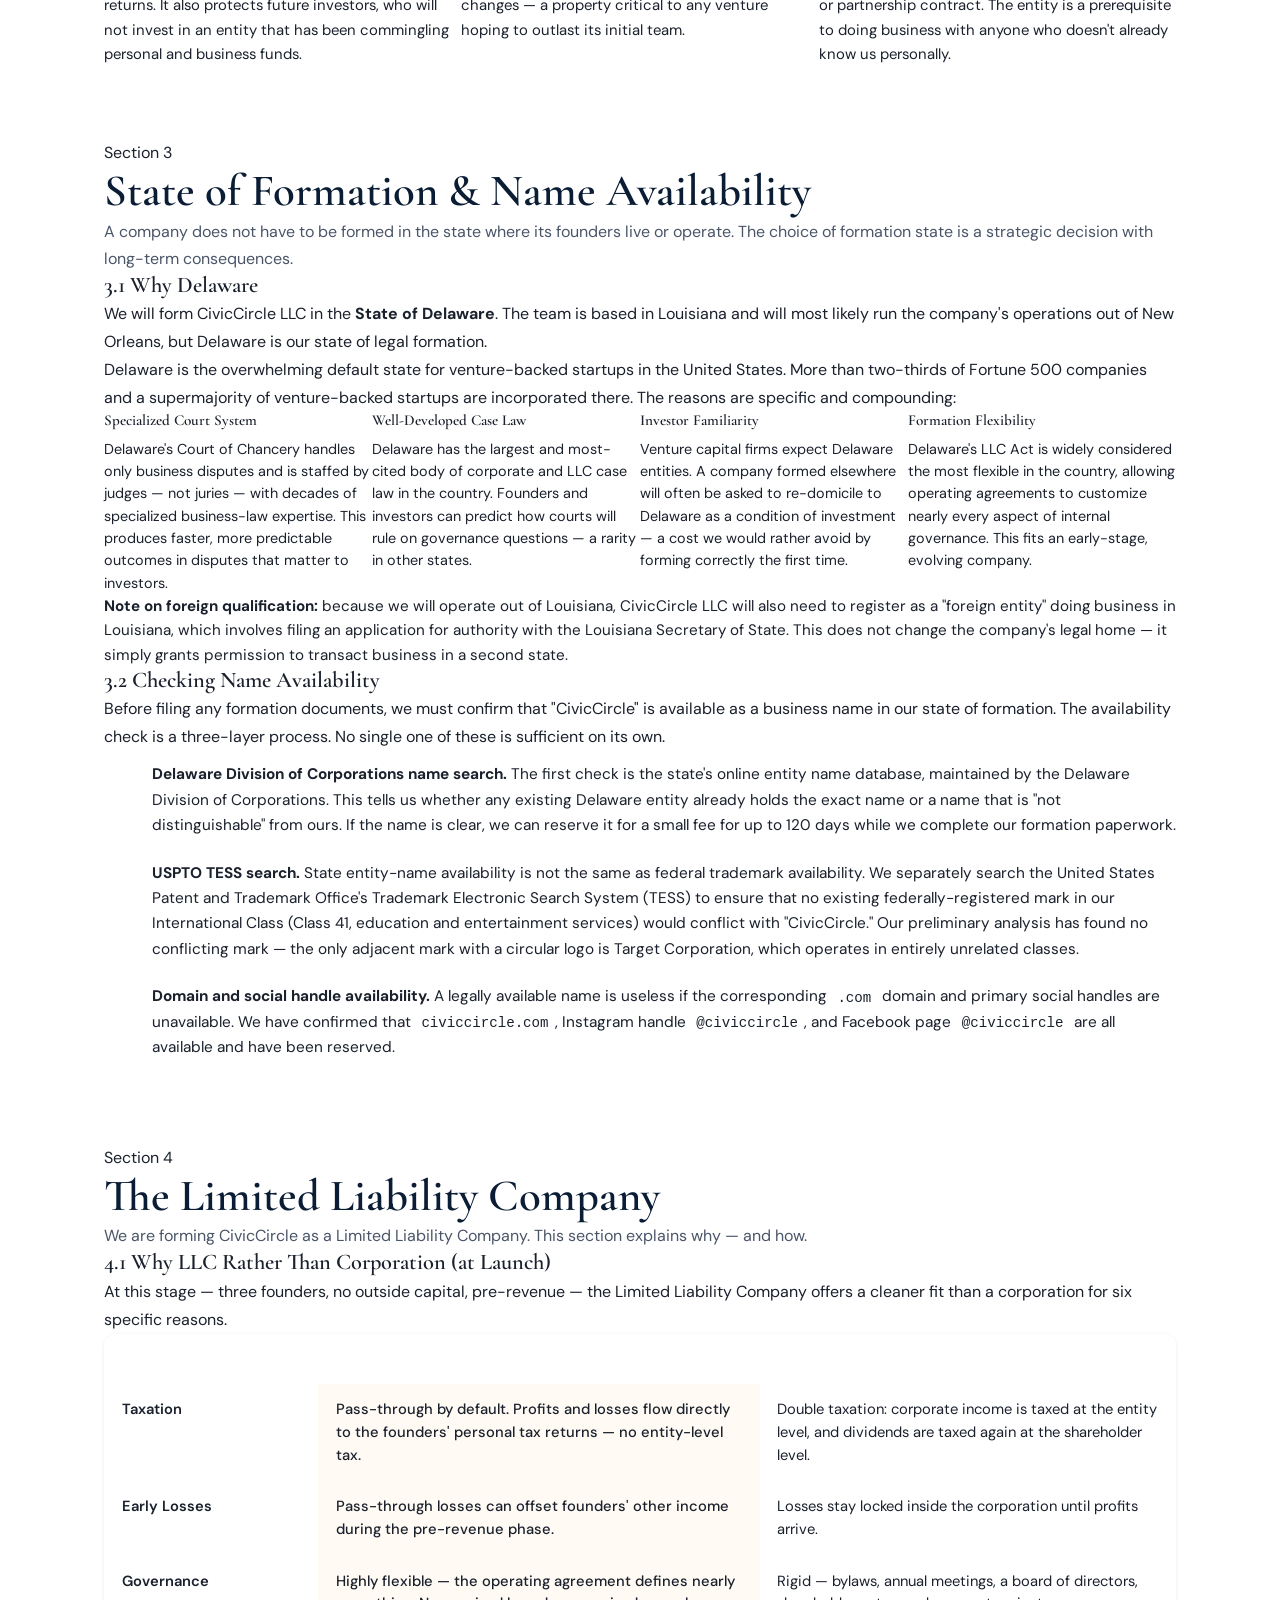
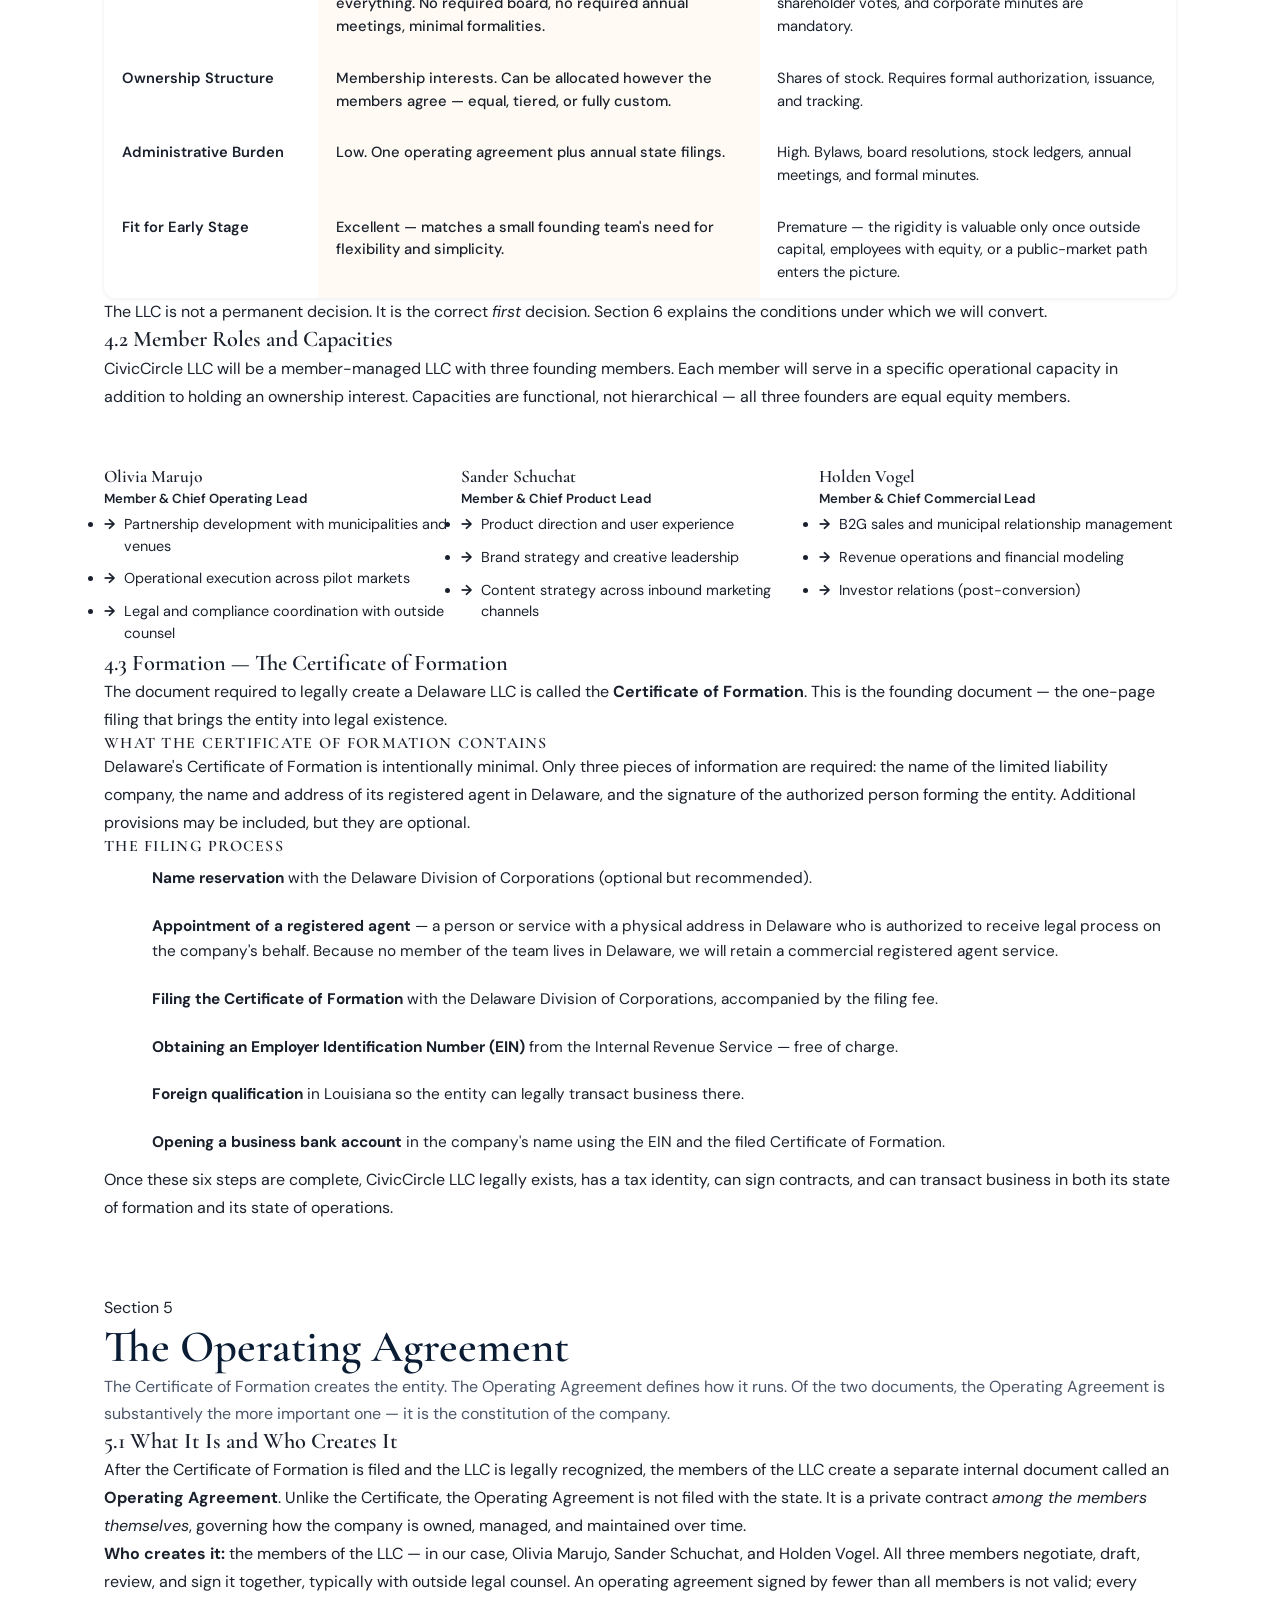
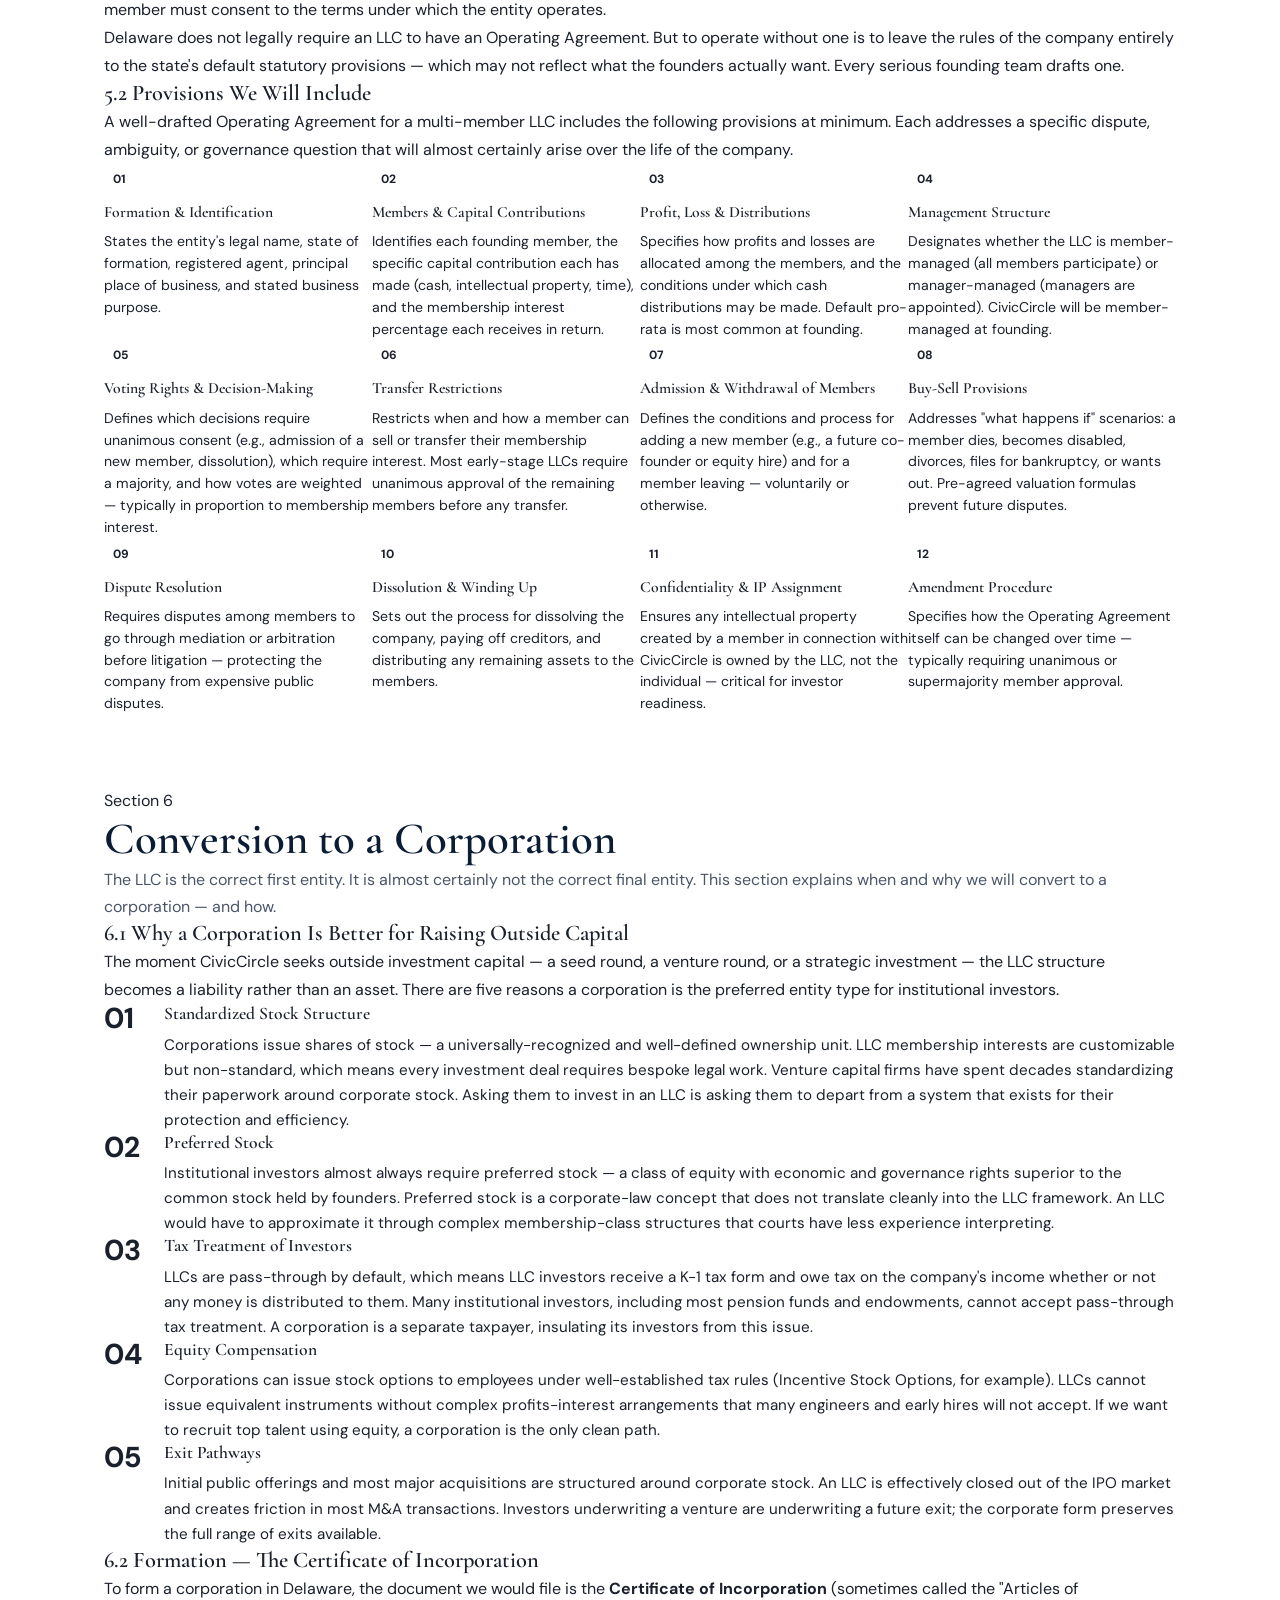
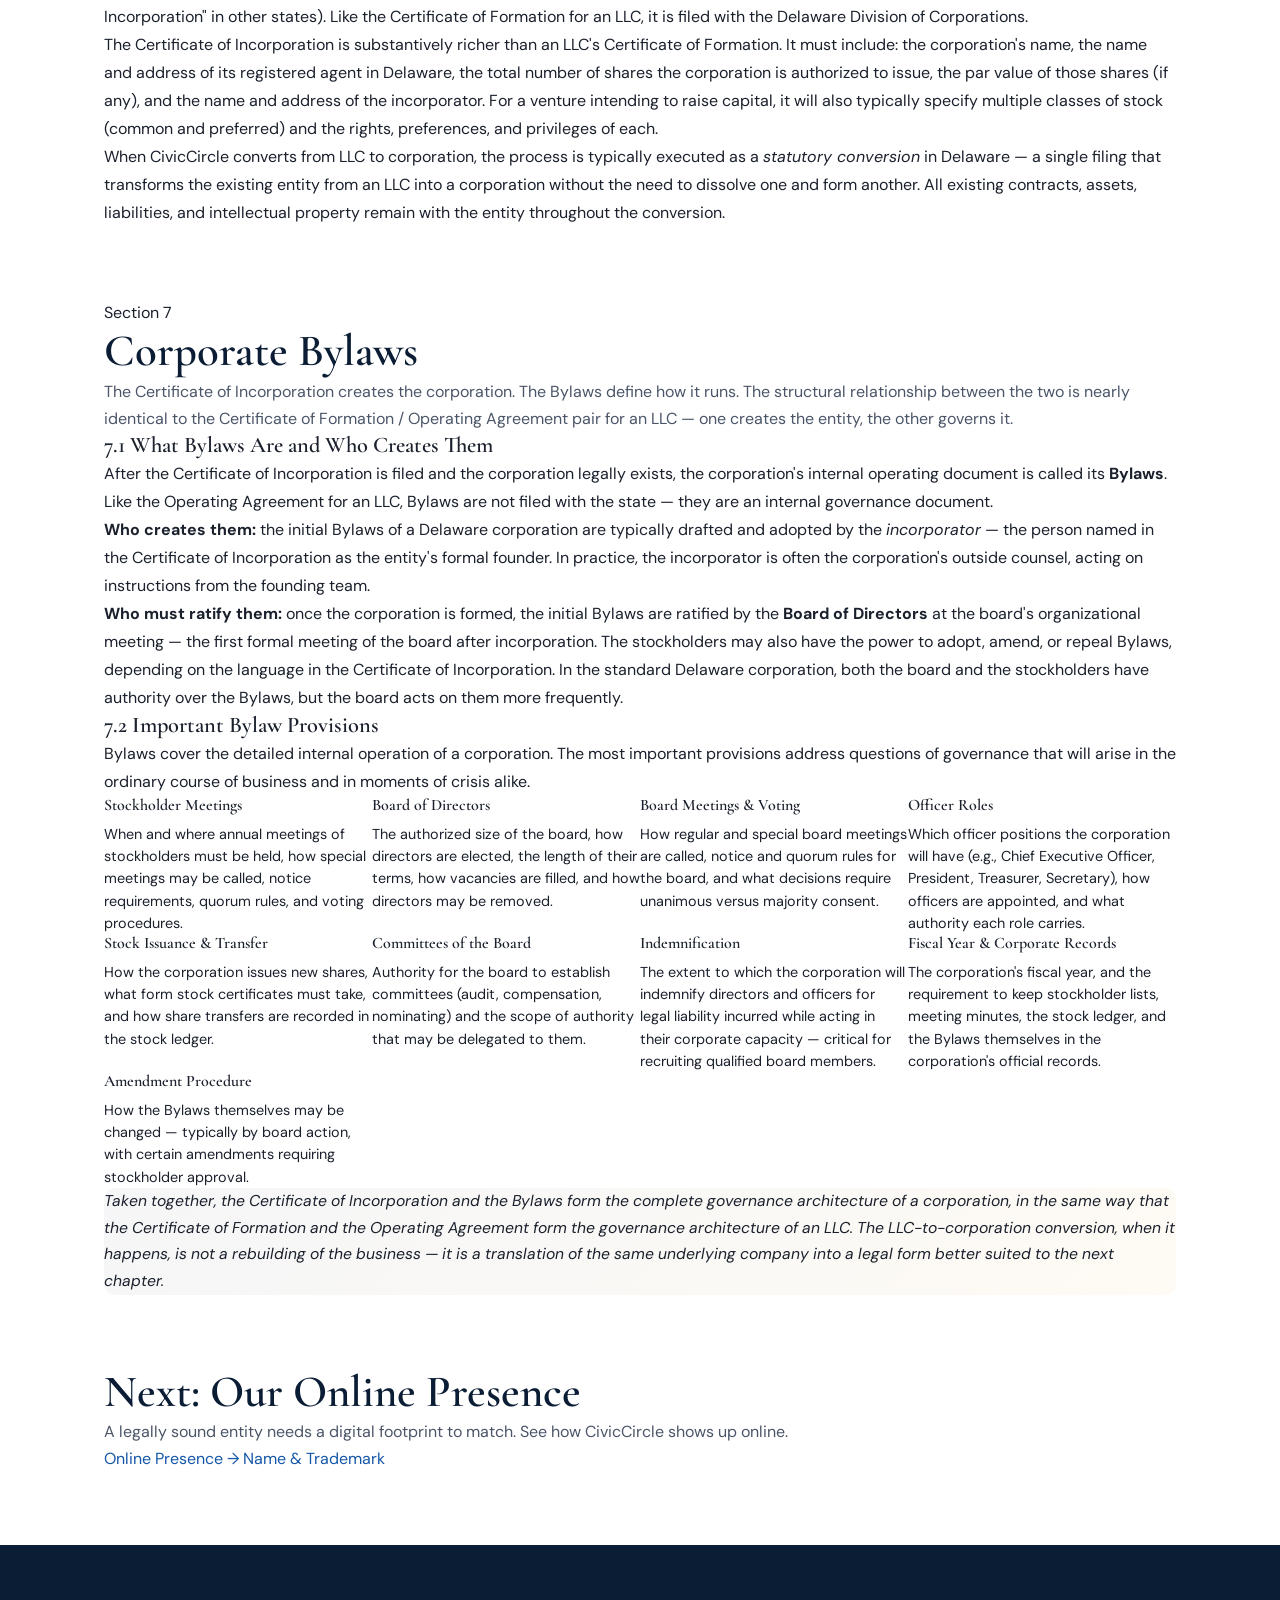
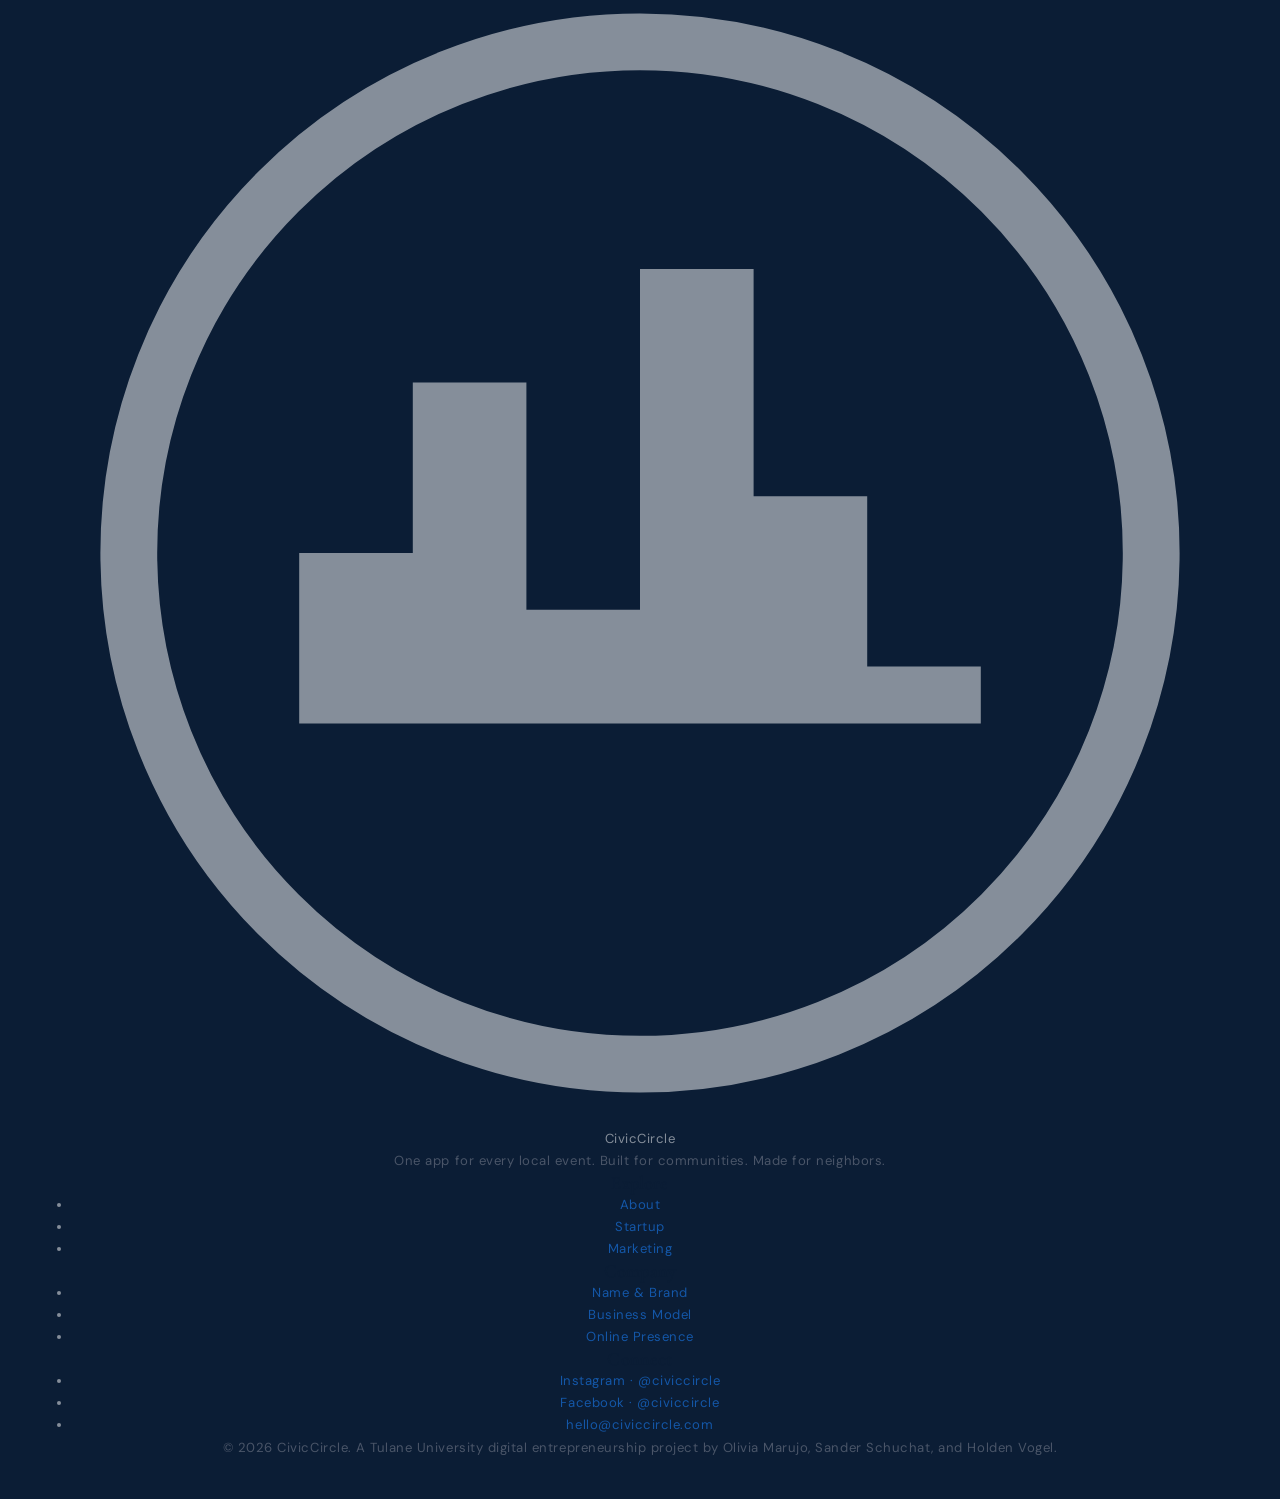
<file: business.html>
<!DOCTYPE html>
<html lang="en">
<head>
  <meta charset="UTF-8" />
  <meta name="viewport" content="width=device-width, initial-scale=1.0" />
  <title>Business Structure — CivicCircle</title>
  <meta name="description" content="The legal and business entity strategy behind CivicCircle — from initial LLC formation to corporation conversion for outside investment." />
  <link rel="stylesheet" href="styles.css" />
  <link rel="stylesheet" href="business.css" />
</head>
<body>

  <!-- ============================================= -->
  <!-- NAVIGATION BAR (shared)                       -->
  <!-- ============================================= -->
  <header class="site-header">
    <div class="nav-container">
      <a href="index.html" class="brand" aria-label="CivicCircle home">
        <svg class="logo-mark" viewBox="0 0 40 40" aria-hidden="true">
          <circle cx="20" cy="20" r="18" fill="none" stroke="currentColor" stroke-width="2"/>
          <path d="M8 26 L8 20 L12 20 L12 14 L16 14 L16 22 L20 22 L20 10 L24 10 L24 18 L28 18 L28 24 L32 24 L32 26 Z" fill="currentColor"/>
        </svg>
        <span class="brand-name">CivicCircle</span>
      </a>
      <nav class="primary-nav" aria-label="Primary">
        <ul>
          <li><a href="about.html">About</a></li>
          <li><a href="startup.html">Startup</a></li>
          <li><a href="marketing.html">Marketing</a></li>
          <li><a href="name.html">Name</a></li>
          <li><a href="business.html" aria-current="page">Business</a></li>
          <li><a href="online.html">Online</a></li>
        </ul>
      </nav>
      <a href="index.html#cta-final" class="btn btn-primary nav-cta">Get Started</a>
      <button class="nav-toggle" aria-label="Toggle menu" aria-expanded="false">
        <span></span><span></span><span></span>
      </button>
    </div>
  </header>

  <main>

    <!-- ============================================= -->
    <!-- PAGE HERO — framed as a business report      -->
    <!-- ============================================= -->
    <section class="page-hero business-hero">
      <div class="container">
        <span class="section-kicker">Business Structure</span>
        <h1>The Legal Architecture of CivicCircle</h1>
        <p class="page-hero-lead">
          Every startup is two things at once: a product and a legal entity. This report addresses the second. It explains why we are forming CivicCircle as a Limited Liability Company, how we will do it, how we will operate under it, and the conditions under which we will convert to a corporation to accept outside investment.
        </p>
        <dl class="report-meta">
          <div><dt>Initial Entity Type</dt><dd>Limited Liability Company</dd></div>
          <div><dt>State of Formation</dt><dd>Delaware</dd></div>
          <div><dt>Future Conversion</dt><dd>Delaware C-Corporation</dd></div>
          <div><dt>Members</dt><dd>Marujo · Schuchat · Vogel</dd></div>
        </dl>
      </div>
    </section>

    <!-- ============================================= -->
    <!-- TABLE OF CONTENTS                             -->
    <!-- ============================================= -->
    <section class="toc-section">
      <div class="container">
        <nav class="toc" aria-label="Page contents">
          <h2 class="toc-title">Contents</h2>
          <ol>
            <li><a href="#identity">1. Company Identity</a></li>
            <li><a href="#why-entity">2. Why Form an Entity</a></li>
            <li><a href="#state">3. State of Formation</a></li>
            <li><a href="#llc">4. The LLC</a></li>
            <li><a href="#operating-agreement">5. Operating Agreement</a></li>
            <li><a href="#corporation">6. Conversion to Corporation</a></li>
            <li><a href="#bylaws">7. Corporate Bylaws</a></li>
          </ol>
        </nav>
      </div>
    </section>

    <!-- ============================================= -->
    <!-- SECTION 1 — COMPANY IDENTITY                  -->
    <!-- ============================================= -->
    <section class="section" id="identity" aria-labelledby="identity-heading">
      <div class="container">
        <span class="section-kicker">Section 1</span>
        <h2 id="identity-heading">Company Name &amp; Product Name</h2>
        <p class="section-lead">
          The first decision in forming a business entity is what to call it — and whether the company name will be the same as the product name.
        </p>

        <article class="report-block">
          <h3>1.1 The Company Name</h3>
          <p>
            The company name, in its registered legal form, will be <strong>CivicCircle LLC</strong>. Upon conversion to a corporation, the name will become <strong>CivicCircle, Inc.</strong> The core identifier — "CivicCircle" — stays constant across both entity types. The only difference is the legal suffix required by state formation law.
          </p>
        </article>

        <article class="report-block">
          <h3>1.2 The Relationship Between Company Name and Product Name</h3>
          <p>
            We have made a deliberate choice to keep the company name and the product name identical. Our product is called CivicCircle, and our company is called CivicCircle LLC. This alignment is not universal in startup practice — Alphabet owns Google, Meta owns Instagram, and many ventures deliberately separate the holding entity from the consumer-facing brand. We considered this approach and rejected it for three reasons.
          </p>
          <p>
            <strong>First, we are a single-product company for the foreseeable future.</strong> A separate holding-entity name makes sense when a company plans to acquire or launch multiple distinct brands. CivicCircle's product roadmap is deep, not wide — we plan to expand into more cities, not more products. A separate corporate name would add complexity without adding strategic flexibility.
          </p>
          <p>
            <strong>Second, brand concentration is an asset at our stage.</strong> Every piece of earned media, every press mention, every user install, and every municipal reference builds equity in a single name. Splitting the company name from the product name would dilute that compounding effect — particularly in B2G sales, where a municipal buyer wants the company signing the contract to be recognizably the same as the product in the pitch.
          </p>
          <p>
            <strong>Third, the name is already legally defensible.</strong> Our separate analysis of the "CivicCircle" mark (see the <a href="name.html">Name &amp; Trademark</a> page) indicates a strong likelihood of federal registration in International Class 41, as a suggestive mark. That protection applies regardless of entity type, which means we can convert from LLC to corporation without changing the brand and without losing any accumulated trademark value.
          </p>
        </article>
      </div>
    </section>

    <!-- ============================================= -->
    <!-- SECTION 2 — WHY FORM AN ENTITY                -->
    <!-- ============================================= -->
    <section class="section section-alt" id="why-entity" aria-labelledby="why-entity-heading">
      <div class="container">
        <span class="section-kicker">Section 2</span>
        <h2 id="why-entity-heading">Why Form a Legal Entity at All</h2>
        <p class="section-lead">
          Before choosing between LLC and corporation, it is worth asking the more fundamental question: why form an entity at all, rather than simply operating as a three-person partnership?
        </p>

        <div class="reason-grid">
          <article class="reason-card">
            <div class="reason-num">01</div>
            <h3>Limited Liability</h3>
            <p>
              Without an entity, the three founders are each personally liable for every contract, debt, and lawsuit the business incurs. If CivicCircle were sued by a municipality over a data-privacy incident, the plaintiffs could reach the founders' personal savings, homes, and future income. An entity creates a legal wall — the "corporate veil" — between business liability and personal assets. This is the single most important reason any founding team incorporates before taking on customers, contracts, or employees.
            </p>
          </article>

          <article class="reason-card">
            <div class="reason-num">02</div>
            <h3>Contractual Clarity</h3>
            <p>
              Municipalities will not sign a $15,000 annual subscription with "three students." They sign with registered legal entities that can be audited, insured, and held accountable under contract. Forming a real entity is often the minimum legal requirement for doing business with governmental customers — and it is table stakes for doing business with any sophisticated counterparty.
            </p>
          </article>

          <article class="reason-card">
            <div class="reason-num">03</div>
            <h3>Ownership &amp; Equity Structure</h3>
            <p>
              An entity is the container in which ownership is defined, documented, and transferred. Without it, founder equity is an informal handshake — which works until it doesn't. The first time a founder leaves, a team member is hired with equity compensation, or an investor writes a check, the founders will need a legal entity that can issue and track ownership interests.
            </p>
          </article>

          <article class="reason-card">
            <div class="reason-num">04</div>
            <h3>Tax Treatment &amp; Financial Hygiene</h3>
            <p>
              An entity creates a separate tax identity (EIN), enables proper business banking, allows deductible business expenses, and separates the company's financial history from the founders' personal returns. It also protects future investors, who will not invest in an entity that has been commingling personal and business funds.
            </p>
          </article>

          <article class="reason-card">
            <div class="reason-num">05</div>
            <h3>Continuity &amp; Transferability</h3>
            <p>
              A legal entity exists independent of its founders. If one of the three members leaves, is bought out, or dies, the entity continues. The business does not have to be reconstituted each time its membership changes — a property critical to any venture hoping to outlast its initial team.
            </p>
          </article>

          <article class="reason-card">
            <div class="reason-num">06</div>
            <h3>Credibility with Partners</h3>
            <p>
              Every one of our key partners — software development firms, data partners like Meta, ticketing platforms, venues — requires a registered counterparty before they will sign an API agreement or partnership contract. The entity is a prerequisite to doing business with anyone who doesn't already know us personally.
            </p>
          </article>
        </div>
      </div>
    </section>

    <!-- ============================================= -->
    <!-- SECTION 3 — STATE OF FORMATION                -->
    <!-- ============================================= -->
    <section class="section" id="state" aria-labelledby="state-heading">
      <div class="container">
        <span class="section-kicker">Section 3</span>
        <h2 id="state-heading">State of Formation &amp; Name Availability</h2>
        <p class="section-lead">
          A company does not have to be formed in the state where its founders live or operate. The choice of formation state is a strategic decision with long-term consequences.
        </p>

        <article class="report-block">
          <h3>3.1 Why Delaware</h3>
          <p>
            We will form CivicCircle LLC in the <strong>State of Delaware</strong>. The team is based in Louisiana and will most likely run the company's operations out of New Orleans, but Delaware is our state of legal formation.
          </p>
          <p>
            Delaware is the overwhelming default state for venture-backed startups in the United States. More than two-thirds of Fortune 500 companies and a supermajority of venture-backed startups are incorporated there. The reasons are specific and compounding:
          </p>

          <div class="delaware-grid">
            <div class="delaware-card">
              <h4>Specialized Court System</h4>
              <p>Delaware's Court of Chancery handles only business disputes and is staffed by judges — not juries — with decades of specialized business-law expertise. This produces faster, more predictable outcomes in disputes that matter to investors.</p>
            </div>
            <div class="delaware-card">
              <h4>Well-Developed Case Law</h4>
              <p>Delaware has the largest and most-cited body of corporate and LLC case law in the country. Founders and investors can predict how courts will rule on governance questions — a rarity in other states.</p>
            </div>
            <div class="delaware-card">
              <h4>Investor Familiarity</h4>
              <p>Venture capital firms expect Delaware entities. A company formed elsewhere will often be asked to re-domicile to Delaware as a condition of investment — a cost we would rather avoid by forming correctly the first time.</p>
            </div>
            <div class="delaware-card">
              <h4>Formation Flexibility</h4>
              <p>Delaware's LLC Act is widely considered the most flexible in the country, allowing operating agreements to customize nearly every aspect of internal governance. This fits an early-stage, evolving company.</p>
            </div>
          </div>

          <p class="foreign-qualification-note">
            <strong>Note on foreign qualification:</strong> because we will operate out of Louisiana, CivicCircle LLC will also need to register as a "foreign entity" doing business in Louisiana, which involves filing an application for authority with the Louisiana Secretary of State. This does not change the company's legal home — it simply grants permission to transact business in a second state.
          </p>
        </article>

        <article class="report-block">
          <h3>3.2 Checking Name Availability</h3>
          <p>
            Before filing any formation documents, we must confirm that "CivicCircle" is available as a business name in our state of formation. The availability check is a three-layer process. No single one of these is sufficient on its own.
          </p>

          <ol class="process-list">
            <li>
              <strong>Delaware Division of Corporations name search.</strong> The first check is the state's online entity name database, maintained by the Delaware Division of Corporations. This tells us whether any existing Delaware entity already holds the exact name or a name that is "not distinguishable" from ours. If the name is clear, we can reserve it for a small fee for up to 120 days while we complete our formation paperwork.
            </li>
            <li>
              <strong>USPTO TESS search.</strong> State entity-name availability is not the same as federal trademark availability. We separately search the United States Patent and Trademark Office's Trademark Electronic Search System (TESS) to ensure that no existing federally-registered mark in our International Class (Class 41, education and entertainment services) would conflict with "CivicCircle." Our preliminary analysis has found no conflicting mark — the only adjacent mark with a circular logo is Target Corporation, which operates in entirely unrelated classes.
            </li>
            <li>
              <strong>Domain and social handle availability.</strong> A legally available name is useless if the corresponding <code>.com</code> domain and primary social handles are unavailable. We have confirmed that <code>civiccircle.com</code>, Instagram handle <code>@civiccircle</code>, and Facebook page <code>@civiccircle</code> are all available and have been reserved.
            </li>
          </ol>
        </article>
      </div>
    </section>

    <!-- ============================================= -->
    <!-- SECTION 4 — THE LLC                           -->
    <!-- ============================================= -->
    <section class="section section-alt" id="llc" aria-labelledby="llc-heading">
      <div class="container">
        <span class="section-kicker">Section 4</span>
        <h2 id="llc-heading">The Limited Liability Company</h2>
        <p class="section-lead">
          We are forming CivicCircle as a Limited Liability Company. This section explains why — and how.
        </p>

        <!-- Why LLC vs Corp -->
        <article class="report-block">
          <h3>4.1 Why LLC Rather Than Corporation (at Launch)</h3>
          <p>
            At this stage — three founders, no outside capital, pre-revenue — the Limited Liability Company offers a cleaner fit than a corporation for six specific reasons.
          </p>

          <div class="comparison-table-wrap">
            <table class="comparison-table">
              <thead>
                <tr>
                  <th>Dimension</th>
                  <th>LLC (our choice)</th>
                  <th>C-Corporation</th>
                </tr>
              </thead>
              <tbody>
                <tr>
                  <th scope="row">Taxation</th>
                  <td>Pass-through by default. Profits and losses flow directly to the founders' personal tax returns — no entity-level tax.</td>
                  <td>Double taxation: corporate income is taxed at the entity level, and dividends are taxed again at the shareholder level.</td>
                </tr>
                <tr>
                  <th scope="row">Early Losses</th>
                  <td>Pass-through losses can offset founders' other income during the pre-revenue phase.</td>
                  <td>Losses stay locked inside the corporation until profits arrive.</td>
                </tr>
                <tr>
                  <th scope="row">Governance</th>
                  <td>Highly flexible — the operating agreement defines nearly everything. No required board, no required annual meetings, minimal formalities.</td>
                  <td>Rigid — bylaws, annual meetings, a board of directors, shareholder votes, and corporate minutes are mandatory.</td>
                </tr>
                <tr>
                  <th scope="row">Ownership Structure</th>
                  <td>Membership interests. Can be allocated however the members agree — equal, tiered, or fully custom.</td>
                  <td>Shares of stock. Requires formal authorization, issuance, and tracking.</td>
                </tr>
                <tr>
                  <th scope="row">Administrative Burden</th>
                  <td>Low. One operating agreement plus annual state filings.</td>
                  <td>High. Bylaws, board resolutions, stock ledgers, annual meetings, and formal minutes.</td>
                </tr>
                <tr>
                  <th scope="row">Fit for Early Stage</th>
                  <td>Excellent — matches a small founding team's need for flexibility and simplicity.</td>
                  <td>Premature — the rigidity is valuable only once outside capital, employees with equity, or a public-market path enters the picture.</td>
                </tr>
              </tbody>
            </table>
          </div>

          <p>
            The LLC is not a permanent decision. It is the correct <em>first</em> decision. Section 6 explains the conditions under which we will convert.
          </p>
        </article>

        <!-- Member roles -->
        <article class="report-block">
          <h3>4.2 Member Roles and Capacities</h3>
          <p>
            CivicCircle LLC will be a member-managed LLC with three founding members. Each member will serve in a specific operational capacity in addition to holding an ownership interest. Capacities are functional, not hierarchical — all three founders are equal equity members.
          </p>

          <div class="role-grid">
            <div class="role-card">
              <div class="role-avatar" aria-hidden="true">OM</div>
              <h4>Olivia Marujo</h4>
              <p class="role-title">Member &amp; Chief Operating Lead</p>
              <ul class="tight-list">
                <li>Partnership development with municipalities and venues</li>
                <li>Operational execution across pilot markets</li>
                <li>Legal and compliance coordination with outside counsel</li>
              </ul>
            </div>
            <div class="role-card">
              <div class="role-avatar" aria-hidden="true">SS</div>
              <h4>Sander Schuchat</h4>
              <p class="role-title">Member &amp; Chief Product Lead</p>
              <ul class="tight-list">
                <li>Product direction and user experience</li>
                <li>Brand strategy and creative leadership</li>
                <li>Content strategy across inbound marketing channels</li>
              </ul>
            </div>
            <div class="role-card">
              <div class="role-avatar" aria-hidden="true">HV</div>
              <h4>Holden Vogel</h4>
              <p class="role-title">Member &amp; Chief Commercial Lead</p>
              <ul class="tight-list">
                <li>B2G sales and municipal relationship management</li>
                <li>Revenue operations and financial modeling</li>
                <li>Investor relations (post-conversion)</li>
              </ul>
            </div>
          </div>
        </article>

        <!-- Formation process -->
        <article class="report-block">
          <h3>4.3 Formation — The Certificate of Formation</h3>
          <p>
            The document required to legally create a Delaware LLC is called the <strong>Certificate of Formation</strong>. This is the founding document — the one-page filing that brings the entity into legal existence.
          </p>

          <h4>What the Certificate of Formation Contains</h4>
          <p>
            Delaware's Certificate of Formation is intentionally minimal. Only three pieces of information are required: the name of the limited liability company, the name and address of its registered agent in Delaware, and the signature of the authorized person forming the entity. Additional provisions may be included, but they are optional.
          </p>

          <h4>The Filing Process</h4>
          <ol class="numbered-list">
            <li><strong>Name reservation</strong> with the Delaware Division of Corporations (optional but recommended).</li>
            <li><strong>Appointment of a registered agent</strong> — a person or service with a physical address in Delaware who is authorized to receive legal process on the company's behalf. Because no member of the team lives in Delaware, we will retain a commercial registered agent service.</li>
            <li><strong>Filing the Certificate of Formation</strong> with the Delaware Division of Corporations, accompanied by the filing fee.</li>
            <li><strong>Obtaining an Employer Identification Number (EIN)</strong> from the Internal Revenue Service — free of charge.</li>
            <li><strong>Foreign qualification</strong> in Louisiana so the entity can legally transact business there.</li>
            <li><strong>Opening a business bank account</strong> in the company's name using the EIN and the filed Certificate of Formation.</li>
          </ol>
          <p>
            Once these six steps are complete, CivicCircle LLC legally exists, has a tax identity, can sign contracts, and can transact business in both its state of formation and its state of operations.
          </p>
        </article>
      </div>
    </section>

    <!-- ============================================= -->
    <!-- SECTION 5 — OPERATING AGREEMENT               -->
    <!-- ============================================= -->
    <section class="section" id="operating-agreement" aria-labelledby="oa-heading">
      <div class="container">
        <span class="section-kicker">Section 5</span>
        <h2 id="oa-heading">The Operating Agreement</h2>
        <p class="section-lead">
          The Certificate of Formation creates the entity. The Operating Agreement defines how it runs. Of the two documents, the Operating Agreement is substantively the more important one — it is the constitution of the company.
        </p>

        <article class="report-block">
          <h3>5.1 What It Is and Who Creates It</h3>
          <p>
            After the Certificate of Formation is filed and the LLC is legally recognized, the members of the LLC create a separate internal document called an <strong>Operating Agreement</strong>. Unlike the Certificate, the Operating Agreement is not filed with the state. It is a private contract <em>among the members themselves</em>, governing how the company is owned, managed, and maintained over time.
          </p>
          <p>
            <strong>Who creates it:</strong> the members of the LLC — in our case, Olivia Marujo, Sander Schuchat, and Holden Vogel. All three members negotiate, draft, review, and sign it together, typically with outside legal counsel. An operating agreement signed by fewer than all members is not valid; every member must consent to the terms under which the entity operates.
          </p>
          <p>
            Delaware does not legally require an LLC to have an Operating Agreement. But to operate without one is to leave the rules of the company entirely to the state's default statutory provisions — which may not reflect what the founders actually want. Every serious founding team drafts one.
          </p>
        </article>

        <article class="report-block">
          <h3>5.2 Provisions We Will Include</h3>
          <p>
            A well-drafted Operating Agreement for a multi-member LLC includes the following provisions at minimum. Each addresses a specific dispute, ambiguity, or governance question that will almost certainly arise over the life of the company.
          </p>

          <div class="provision-grid">
            <article class="provision-card">
              <div class="provision-label">01</div>
              <h4>Formation &amp; Identification</h4>
              <p>
                States the entity's legal name, state of formation, registered agent, principal place of business, and stated business purpose.
              </p>
            </article>
            <article class="provision-card">
              <div class="provision-label">02</div>
              <h4>Members &amp; Capital Contributions</h4>
              <p>
                Identifies each founding member, the specific capital contribution each has made (cash, intellectual property, time), and the membership interest percentage each receives in return.
              </p>
            </article>
            <article class="provision-card">
              <div class="provision-label">03</div>
              <h4>Profit, Loss &amp; Distributions</h4>
              <p>
                Specifies how profits and losses are allocated among the members, and the conditions under which cash distributions may be made. Default pro-rata is most common at founding.
              </p>
            </article>
            <article class="provision-card">
              <div class="provision-label">04</div>
              <h4>Management Structure</h4>
              <p>
                Designates whether the LLC is member-managed (all members participate) or manager-managed (managers are appointed). CivicCircle will be member-managed at founding.
              </p>
            </article>
            <article class="provision-card">
              <div class="provision-label">05</div>
              <h4>Voting Rights &amp; Decision-Making</h4>
              <p>
                Defines which decisions require unanimous consent (e.g., admission of a new member, dissolution), which require a majority, and how votes are weighted — typically in proportion to membership interest.
              </p>
            </article>
            <article class="provision-card">
              <div class="provision-label">06</div>
              <h4>Transfer Restrictions</h4>
              <p>
                Restricts when and how a member can sell or transfer their membership interest. Most early-stage LLCs require unanimous approval of the remaining members before any transfer.
              </p>
            </article>
            <article class="provision-card">
              <div class="provision-label">07</div>
              <h4>Admission &amp; Withdrawal of Members</h4>
              <p>
                Defines the conditions and process for adding a new member (e.g., a future co-founder or equity hire) and for a member leaving — voluntarily or otherwise.
              </p>
            </article>
            <article class="provision-card">
              <div class="provision-label">08</div>
              <h4>Buy-Sell Provisions</h4>
              <p>
                Addresses "what happens if" scenarios: a member dies, becomes disabled, divorces, files for bankruptcy, or wants out. Pre-agreed valuation formulas prevent future disputes.
              </p>
            </article>
            <article class="provision-card">
              <div class="provision-label">09</div>
              <h4>Dispute Resolution</h4>
              <p>
                Requires disputes among members to go through mediation or arbitration before litigation — protecting the company from expensive public disputes.
              </p>
            </article>
            <article class="provision-card">
              <div class="provision-label">10</div>
              <h4>Dissolution &amp; Winding Up</h4>
              <p>
                Sets out the process for dissolving the company, paying off creditors, and distributing any remaining assets to the members.
              </p>
            </article>
            <article class="provision-card">
              <div class="provision-label">11</div>
              <h4>Confidentiality &amp; IP Assignment</h4>
              <p>
                Ensures any intellectual property created by a member in connection with CivicCircle is owned by the LLC, not the individual — critical for investor readiness.
              </p>
            </article>
            <article class="provision-card">
              <div class="provision-label">12</div>
              <h4>Amendment Procedure</h4>
              <p>
                Specifies how the Operating Agreement itself can be changed over time — typically requiring unanimous or supermajority member approval.
              </p>
            </article>
          </div>
        </article>
      </div>
    </section>

    <!-- ============================================= -->
    <!-- SECTION 6 — CONVERSION TO CORPORATION         -->
    <!-- ============================================= -->
    <section class="section section-alt" id="corporation" aria-labelledby="corp-heading">
      <div class="container">
        <span class="section-kicker">Section 6</span>
        <h2 id="corp-heading">Conversion to a Corporation</h2>
        <p class="section-lead">
          The LLC is the correct first entity. It is almost certainly not the correct final entity. This section explains when and why we will convert to a corporation — and how.
        </p>

        <article class="report-block">
          <h3>6.1 Why a Corporation Is Better for Raising Outside Capital</h3>
          <p>
            The moment CivicCircle seeks outside investment capital — a seed round, a venture round, or a strategic investment — the LLC structure becomes a liability rather than an asset. There are five reasons a corporation is the preferred entity type for institutional investors.
          </p>

          <div class="corp-benefits">
            <div class="corp-benefit">
              <div class="corp-benefit-num">01</div>
              <div>
                <h4>Standardized Stock Structure</h4>
                <p>
                  Corporations issue shares of stock — a universally-recognized and well-defined ownership unit. LLC membership interests are customizable but non-standard, which means every investment deal requires bespoke legal work. Venture capital firms have spent decades standardizing their paperwork around corporate stock. Asking them to invest in an LLC is asking them to depart from a system that exists for their protection and efficiency.
                </p>
              </div>
            </div>
            <div class="corp-benefit">
              <div class="corp-benefit-num">02</div>
              <div>
                <h4>Preferred Stock</h4>
                <p>
                  Institutional investors almost always require preferred stock — a class of equity with economic and governance rights superior to the common stock held by founders. Preferred stock is a corporate-law concept that does not translate cleanly into the LLC framework. An LLC would have to approximate it through complex membership-class structures that courts have less experience interpreting.
                </p>
              </div>
            </div>
            <div class="corp-benefit">
              <div class="corp-benefit-num">03</div>
              <div>
                <h4>Tax Treatment of Investors</h4>
                <p>
                  LLCs are pass-through by default, which means LLC investors receive a K-1 tax form and owe tax on the company's income whether or not any money is distributed to them. Many institutional investors, including most pension funds and endowments, cannot accept pass-through tax treatment. A corporation is a separate taxpayer, insulating its investors from this issue.
                </p>
              </div>
            </div>
            <div class="corp-benefit">
              <div class="corp-benefit-num">04</div>
              <div>
                <h4>Equity Compensation</h4>
                <p>
                  Corporations can issue stock options to employees under well-established tax rules (Incentive Stock Options, for example). LLCs cannot issue equivalent instruments without complex profits-interest arrangements that many engineers and early hires will not accept. If we want to recruit top talent using equity, a corporation is the only clean path.
                </p>
              </div>
            </div>
            <div class="corp-benefit">
              <div class="corp-benefit-num">05</div>
              <div>
                <h4>Exit Pathways</h4>
                <p>
                  Initial public offerings and most major acquisitions are structured around corporate stock. An LLC is effectively closed out of the IPO market and creates friction in most M&amp;A transactions. Investors underwriting a venture are underwriting a future exit; the corporate form preserves the full range of exits available.
                </p>
              </div>
            </div>
          </div>
        </article>

        <article class="report-block">
          <h3>6.2 Formation — The Certificate of Incorporation</h3>
          <p>
            To form a corporation in Delaware, the document we would file is the <strong>Certificate of Incorporation</strong> (sometimes called the "Articles of Incorporation" in other states). Like the Certificate of Formation for an LLC, it is filed with the Delaware Division of Corporations.
          </p>
          <p>
            The Certificate of Incorporation is substantively richer than an LLC's Certificate of Formation. It must include: the corporation's name, the name and address of its registered agent in Delaware, the total number of shares the corporation is authorized to issue, the par value of those shares (if any), and the name and address of the incorporator. For a venture intending to raise capital, it will also typically specify multiple classes of stock (common and preferred) and the rights, preferences, and privileges of each.
          </p>
          <p>
            When CivicCircle converts from LLC to corporation, the process is typically executed as a <em>statutory conversion</em> in Delaware — a single filing that transforms the existing entity from an LLC into a corporation without the need to dissolve one and form another. All existing contracts, assets, liabilities, and intellectual property remain with the entity throughout the conversion.
          </p>
        </article>
      </div>
    </section>

    <!-- ============================================= -->
    <!-- SECTION 7 — BYLAWS                            -->
    <!-- ============================================= -->
    <section class="section" id="bylaws" aria-labelledby="bylaws-heading">
      <div class="container">
        <span class="section-kicker">Section 7</span>
        <h2 id="bylaws-heading">Corporate Bylaws</h2>
        <p class="section-lead">
          The Certificate of Incorporation creates the corporation. The Bylaws define how it runs. The structural relationship between the two is nearly identical to the Certificate of Formation / Operating Agreement pair for an LLC — one creates the entity, the other governs it.
        </p>

        <article class="report-block">
          <h3>7.1 What Bylaws Are and Who Creates Them</h3>
          <p>
            After the Certificate of Incorporation is filed and the corporation legally exists, the corporation's internal operating document is called its <strong>Bylaws</strong>. Like the Operating Agreement for an LLC, Bylaws are not filed with the state — they are an internal governance document.
          </p>
          <p>
            <strong>Who creates them:</strong> the initial Bylaws of a Delaware corporation are typically drafted and adopted by the <em>incorporator</em> — the person named in the Certificate of Incorporation as the entity's formal founder. In practice, the incorporator is often the corporation's outside counsel, acting on instructions from the founding team.
          </p>
          <p>
            <strong>Who must ratify them:</strong> once the corporation is formed, the initial Bylaws are ratified by the <strong>Board of Directors</strong> at the board's organizational meeting — the first formal meeting of the board after incorporation. The stockholders may also have the power to adopt, amend, or repeal Bylaws, depending on the language in the Certificate of Incorporation. In the standard Delaware corporation, both the board and the stockholders have authority over the Bylaws, but the board acts on them more frequently.
          </p>
        </article>

        <article class="report-block">
          <h3>7.2 Important Bylaw Provisions</h3>
          <p>
            Bylaws cover the detailed internal operation of a corporation. The most important provisions address questions of governance that will arise in the ordinary course of business and in moments of crisis alike.
          </p>

          <div class="bylaw-grid">
            <div class="bylaw-card">
              <h4>Stockholder Meetings</h4>
              <p>When and where annual meetings of stockholders must be held, how special meetings may be called, notice requirements, quorum rules, and voting procedures.</p>
            </div>
            <div class="bylaw-card">
              <h4>Board of Directors</h4>
              <p>The authorized size of the board, how directors are elected, the length of their terms, how vacancies are filled, and how directors may be removed.</p>
            </div>
            <div class="bylaw-card">
              <h4>Board Meetings &amp; Voting</h4>
              <p>How regular and special board meetings are called, notice and quorum rules for the board, and what decisions require unanimous versus majority consent.</p>
            </div>
            <div class="bylaw-card">
              <h4>Officer Roles</h4>
              <p>Which officer positions the corporation will have (e.g., Chief Executive Officer, President, Treasurer, Secretary), how officers are appointed, and what authority each role carries.</p>
            </div>
            <div class="bylaw-card">
              <h4>Stock Issuance &amp; Transfer</h4>
              <p>How the corporation issues new shares, what form stock certificates must take, and how share transfers are recorded in the stock ledger.</p>
            </div>
            <div class="bylaw-card">
              <h4>Committees of the Board</h4>
              <p>Authority for the board to establish committees (audit, compensation, nominating) and the scope of authority that may be delegated to them.</p>
            </div>
            <div class="bylaw-card">
              <h4>Indemnification</h4>
              <p>The extent to which the corporation will indemnify directors and officers for legal liability incurred while acting in their corporate capacity — critical for recruiting qualified board members.</p>
            </div>
            <div class="bylaw-card">
              <h4>Fiscal Year &amp; Corporate Records</h4>
              <p>The corporation's fiscal year, and the requirement to keep stockholder lists, meeting minutes, the stock ledger, and the Bylaws themselves in the corporation's official records.</p>
            </div>
            <div class="bylaw-card">
              <h4>Amendment Procedure</h4>
              <p>How the Bylaws themselves may be changed — typically by board action, with certain amendments requiring stockholder approval.</p>
            </div>
          </div>

          <p class="closing-note">
            Taken together, the Certificate of Incorporation and the Bylaws form the complete governance architecture of a corporation, in the same way that the Certificate of Formation and the Operating Agreement form the governance architecture of an LLC. The LLC-to-corporation conversion, when it happens, is not a rebuilding of the business — it is a translation of the same underlying company into a legal form better suited to the next chapter.
          </p>
        </article>
      </div>
    </section>

    <!-- ============================================= -->
    <!-- FINAL CTA                                     -->
    <!-- ============================================= -->
    <section class="section cta-final">
      <div class="container cta-wrap">
        <h2>Next: Our Online Presence</h2>
        <p>A legally sound entity needs a digital footprint to match. See how CivicCircle shows up online.</p>
        <div class="cta-buttons">
          <a href="online.html" class="btn btn-primary btn-large">Online Presence →</a>
          <a href="name.html" class="btn btn-ghost btn-large">Name &amp; Trademark</a>
        </div>
      </div>
    </section>

  </main>

  <!-- ============================================= -->
  <!-- FOOTER (shared)                               -->
  <!-- ============================================= -->
  <footer class="site-footer">
    <div class="container footer-grid">
      <div class="footer-brand">
        <div class="brand">
          <svg class="logo-mark" viewBox="0 0 40 40" aria-hidden="true">
            <circle cx="20" cy="20" r="18" fill="none" stroke="currentColor" stroke-width="2"/>
            <path d="M8 26 L8 20 L12 20 L12 14 L16 14 L16 22 L20 22 L20 10 L24 10 L24 18 L28 18 L28 24 L32 24 L32 26 Z" fill="currentColor"/>
          </svg>
          <span class="brand-name">CivicCircle</span>
        </div>
        <p>One app for every local event. Built for communities. Made for neighbors.</p>
      </div>
      <div class="footer-col">
        <h4>Explore</h4>
        <ul>
          <li><a href="about.html">About</a></li>
          <li><a href="startup.html">Startup</a></li>
          <li><a href="marketing.html">Marketing</a></li>
        </ul>
      </div>
      <div class="footer-col">
        <h4>Company</h4>
        <ul>
          <li><a href="name.html">Name &amp; Brand</a></li>
          <li><a href="business.html">Business Model</a></li>
          <li><a href="online.html">Online Presence</a></li>
        </ul>
      </div>
      <div class="footer-col">
        <h4>Connect</h4>
        <ul>
          <li><a href="#">Instagram · @civiccircle</a></li>
          <li><a href="#">Facebook · @civiccircle</a></li>
          <li><a href="mailto:hello@civiccircle.com">hello@civiccircle.com</a></li>
        </ul>
      </div>
    </div>
    <div class="footer-bottom">
      <p>© 2026 CivicCircle. A Tulane University digital entrepreneurship project by Olivia Marujo, Sander Schuchat, and Holden Vogel.</p>
    </div>
  </footer>

  <script src="script.js"></script>
</body>
</html>
</file>
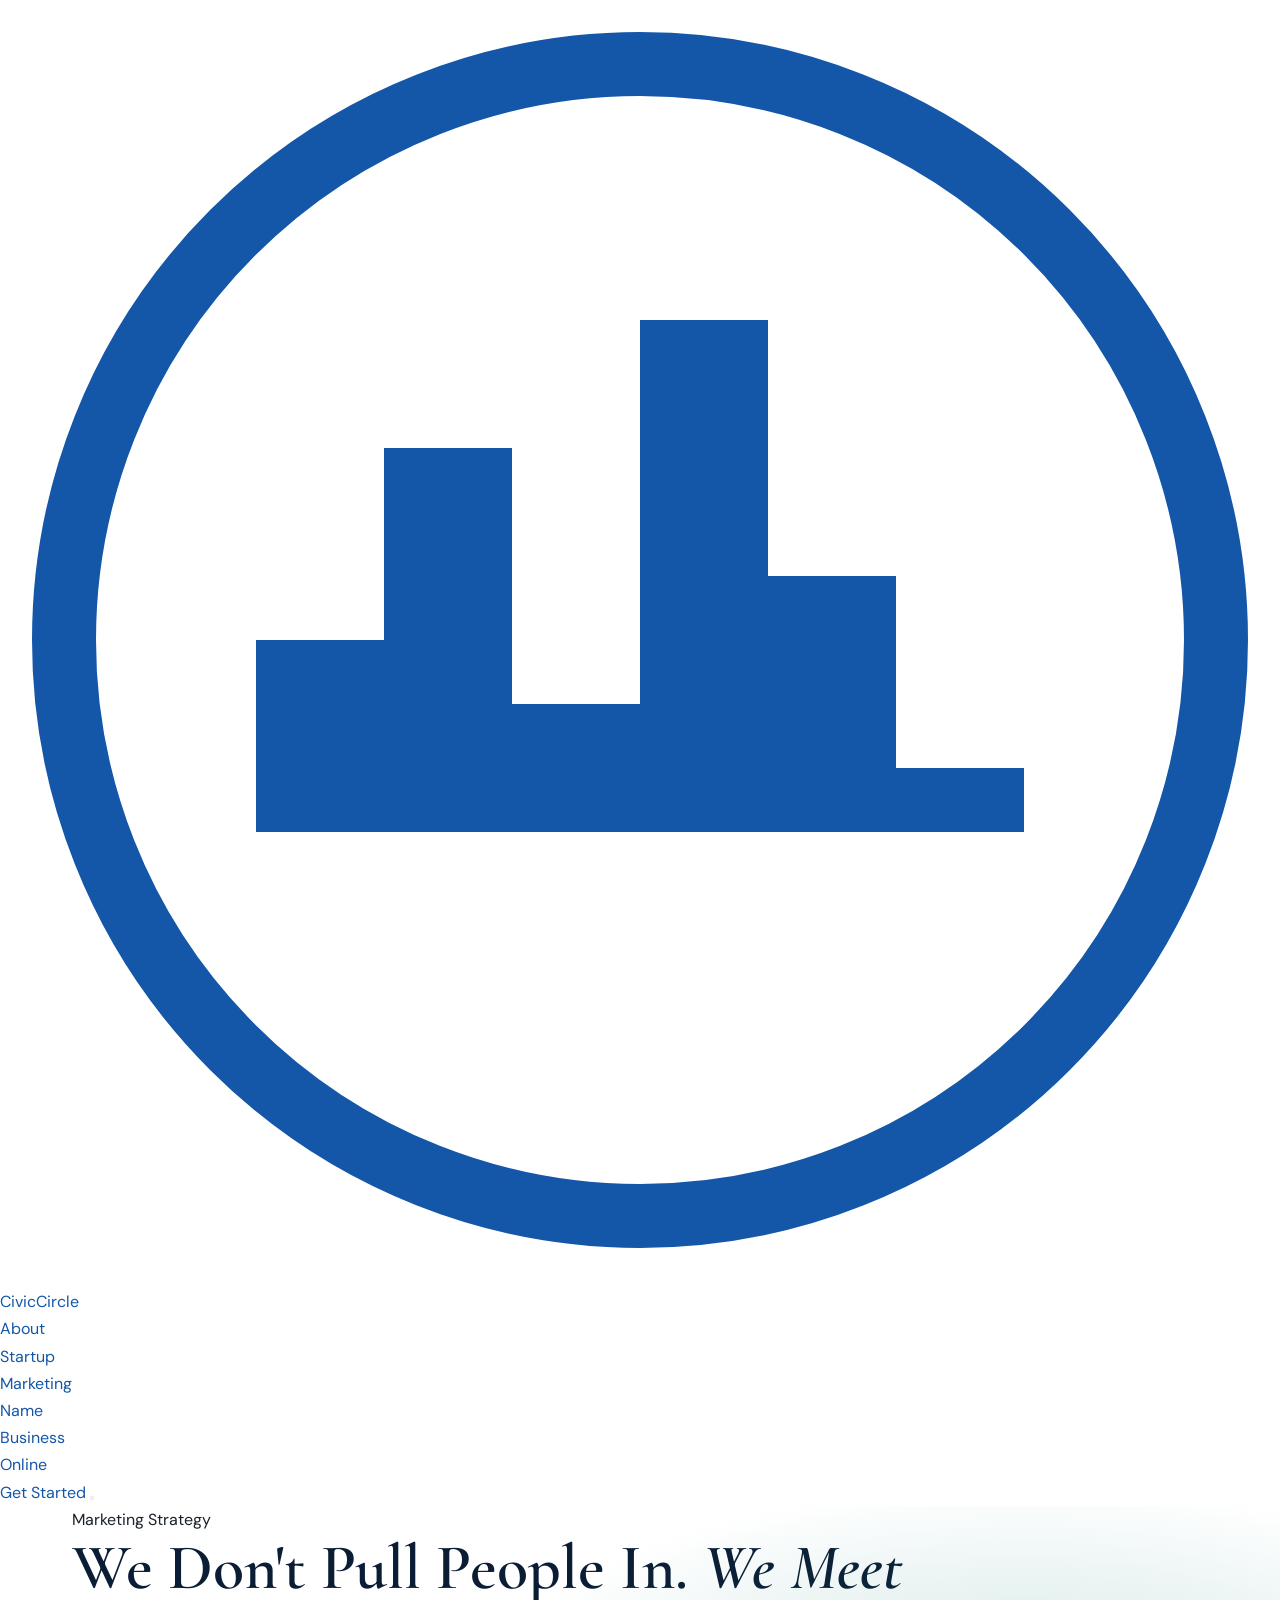
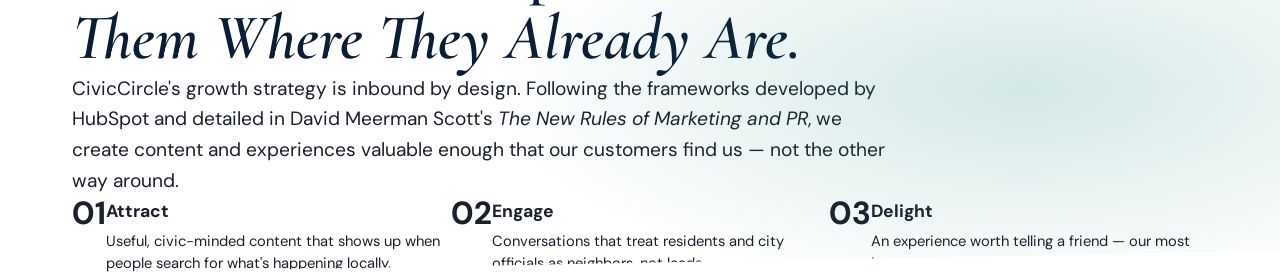
<file: marketing.html>
<!DOCTYPE html>
<html lang="en">
<head>
  <meta charset="UTF-8" />
  <meta name="viewport" content="width=device-width, initial-scale=1.0" />
  <title>Marketing — CivicCircle</title>
  <meta name="description" content="CivicCircle's inbound marketing strategy: buyer personas, brand story, and the content plan that meets civic communities where they already are." />
  <link rel="stylesheet" href="styles.css" />
  <link rel="stylesheet" href="marketing.css" />
</head>
<body>

  <!-- ============================================= -->
  <!-- NAVIGATION BAR (shared)                       -->
  <!-- ============================================= -->
  <header class="site-header">
    <div class="nav-container">
      <a href="index.html" class="brand" aria-label="CivicCircle home">
        <svg class="logo-mark" viewBox="0 0 40 40" aria-hidden="true">
          <circle cx="20" cy="20" r="18" fill="none" stroke="currentColor" stroke-width="2"/>
          <path d="M8 26 L8 20 L12 20 L12 14 L16 14 L16 22 L20 22 L20 10 L24 10 L24 18 L28 18 L28 24 L32 24 L32 26 Z" fill="currentColor"/>
        </svg>
        <span class="brand-name">CivicCircle</span>
      </a>
      <nav class="primary-nav" aria-label="Primary">
        <ul>
          <li><a href="about.html">About</a></li>
          <li><a href="startup.html">Startup</a></li>
          <li><a href="marketing.html" aria-current="page">Marketing</a></li>
          <li><a href="name.html">Name</a></li>
          <li><a href="business.html">Business</a></li>
          <li><a href="online.html">Online</a></li>
        </ul>
      </nav>
      <a href="index.html#cta-final" class="btn btn-primary nav-cta">Get Started</a>
      <button class="nav-toggle" aria-label="Toggle menu" aria-expanded="false">
        <span></span><span></span><span></span>
      </button>
    </div>
  </header>

  <main>

    <!-- ============================================= -->
    <!-- PAGE HERO                                     -->
    <!-- ============================================= -->
    <section class="page-hero marketing-hero">
      <div class="container">
        <span class="section-kicker">Marketing Strategy</span>
        <h1>We Don't Pull People In. <span class="accent-bright">We Meet Them Where They Already Are.</span></h1>
        <p class="page-hero-lead">
          CivicCircle's growth strategy is inbound by design. Following the frameworks developed by HubSpot and detailed in David Meerman Scott's <em>The New Rules of Marketing and PR</em>, we create content and experiences valuable enough that our customers find us — not the other way around.
        </p>

        <div class="pillar-row">
          <div class="pillar">
            <span class="pillar-num">01</span>
            <div>
              <strong>Attract</strong>
              <p>Useful, civic-minded content that shows up when people search for what's happening locally.</p>
            </div>
          </div>
          <div class="pillar">
            <span class="pillar-num">02</span>
            <div>
              <strong>Engage</strong>
              <p>Conversations that treat residents and city officials as neighbors, not leads.</p>
            </div>
          </div>
          <div class="pillar">
            <span class="pillar-num">03</span>
            <div>
              <strong>Delight</strong>
              <p>An experience worth telling a friend — our most important acquisition channel.</p>
            </div>
          </div>
        </div>
      </div>
    </section>
</file>
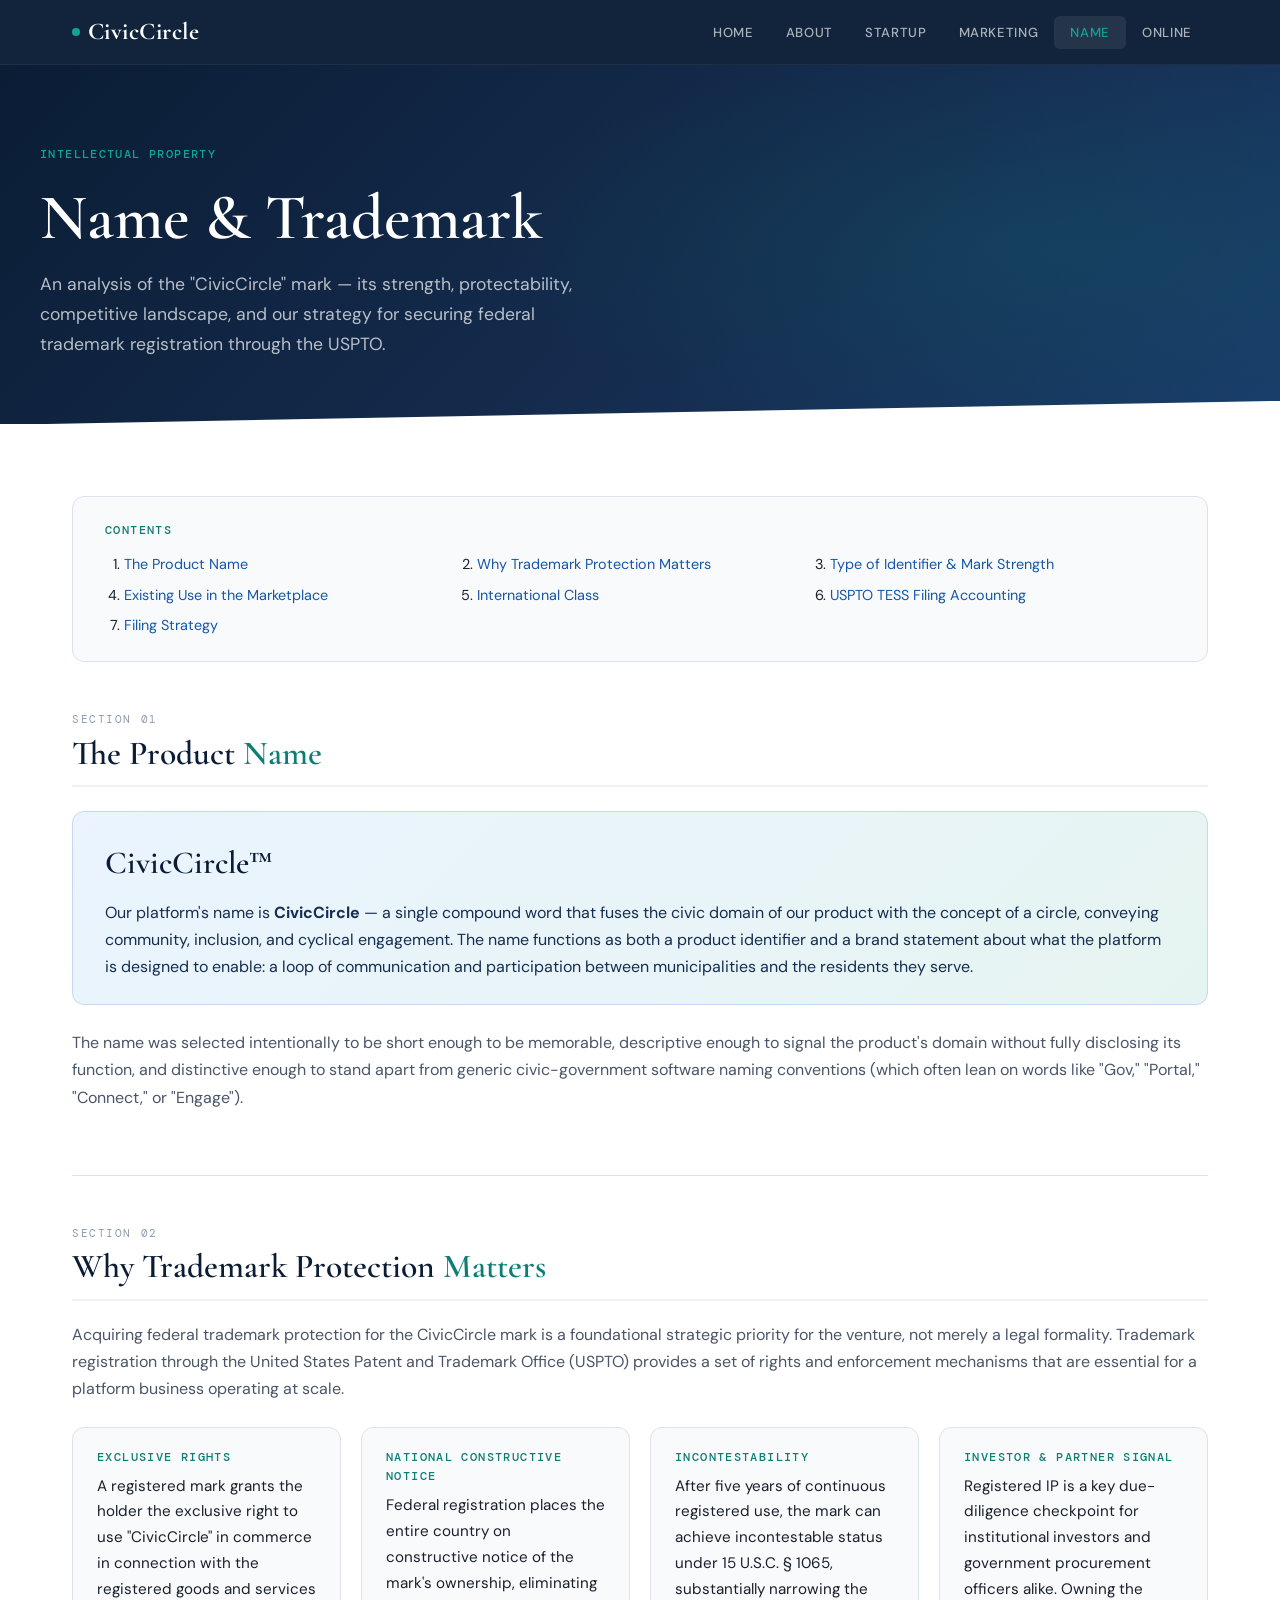
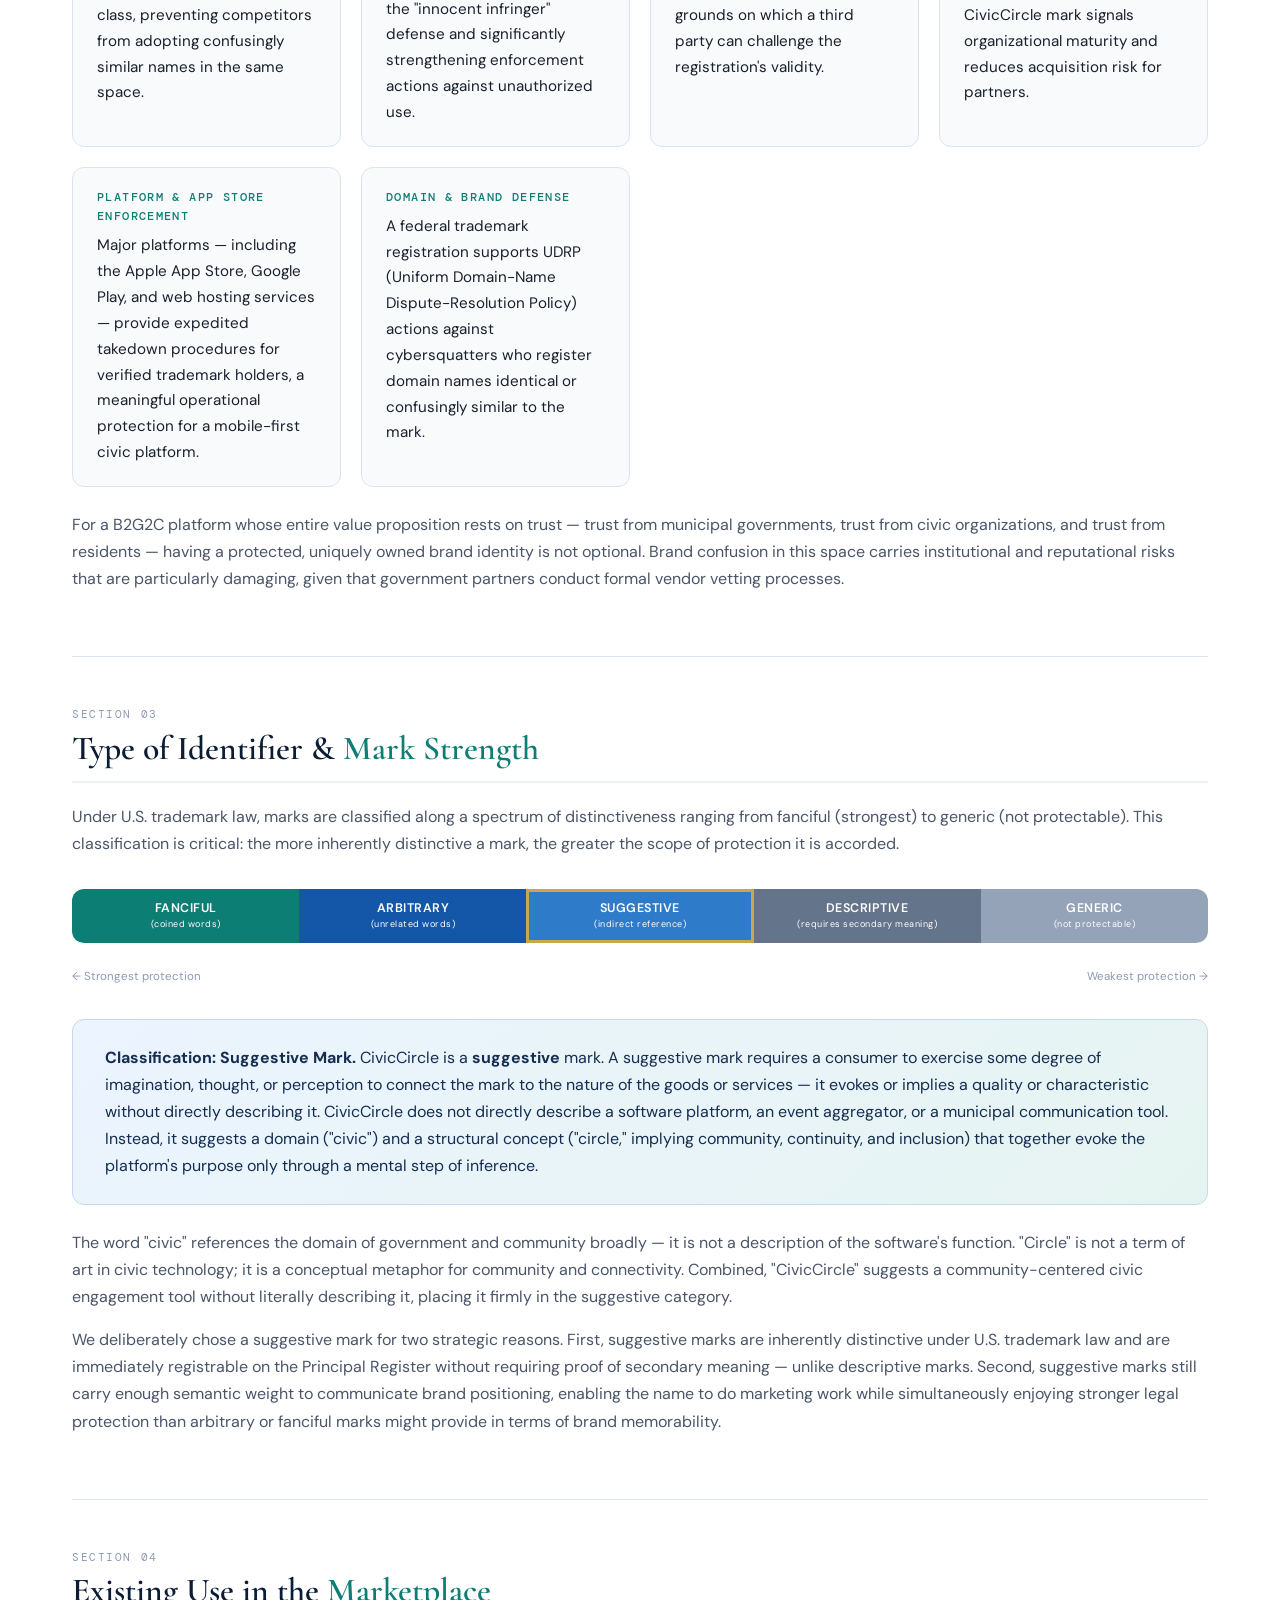
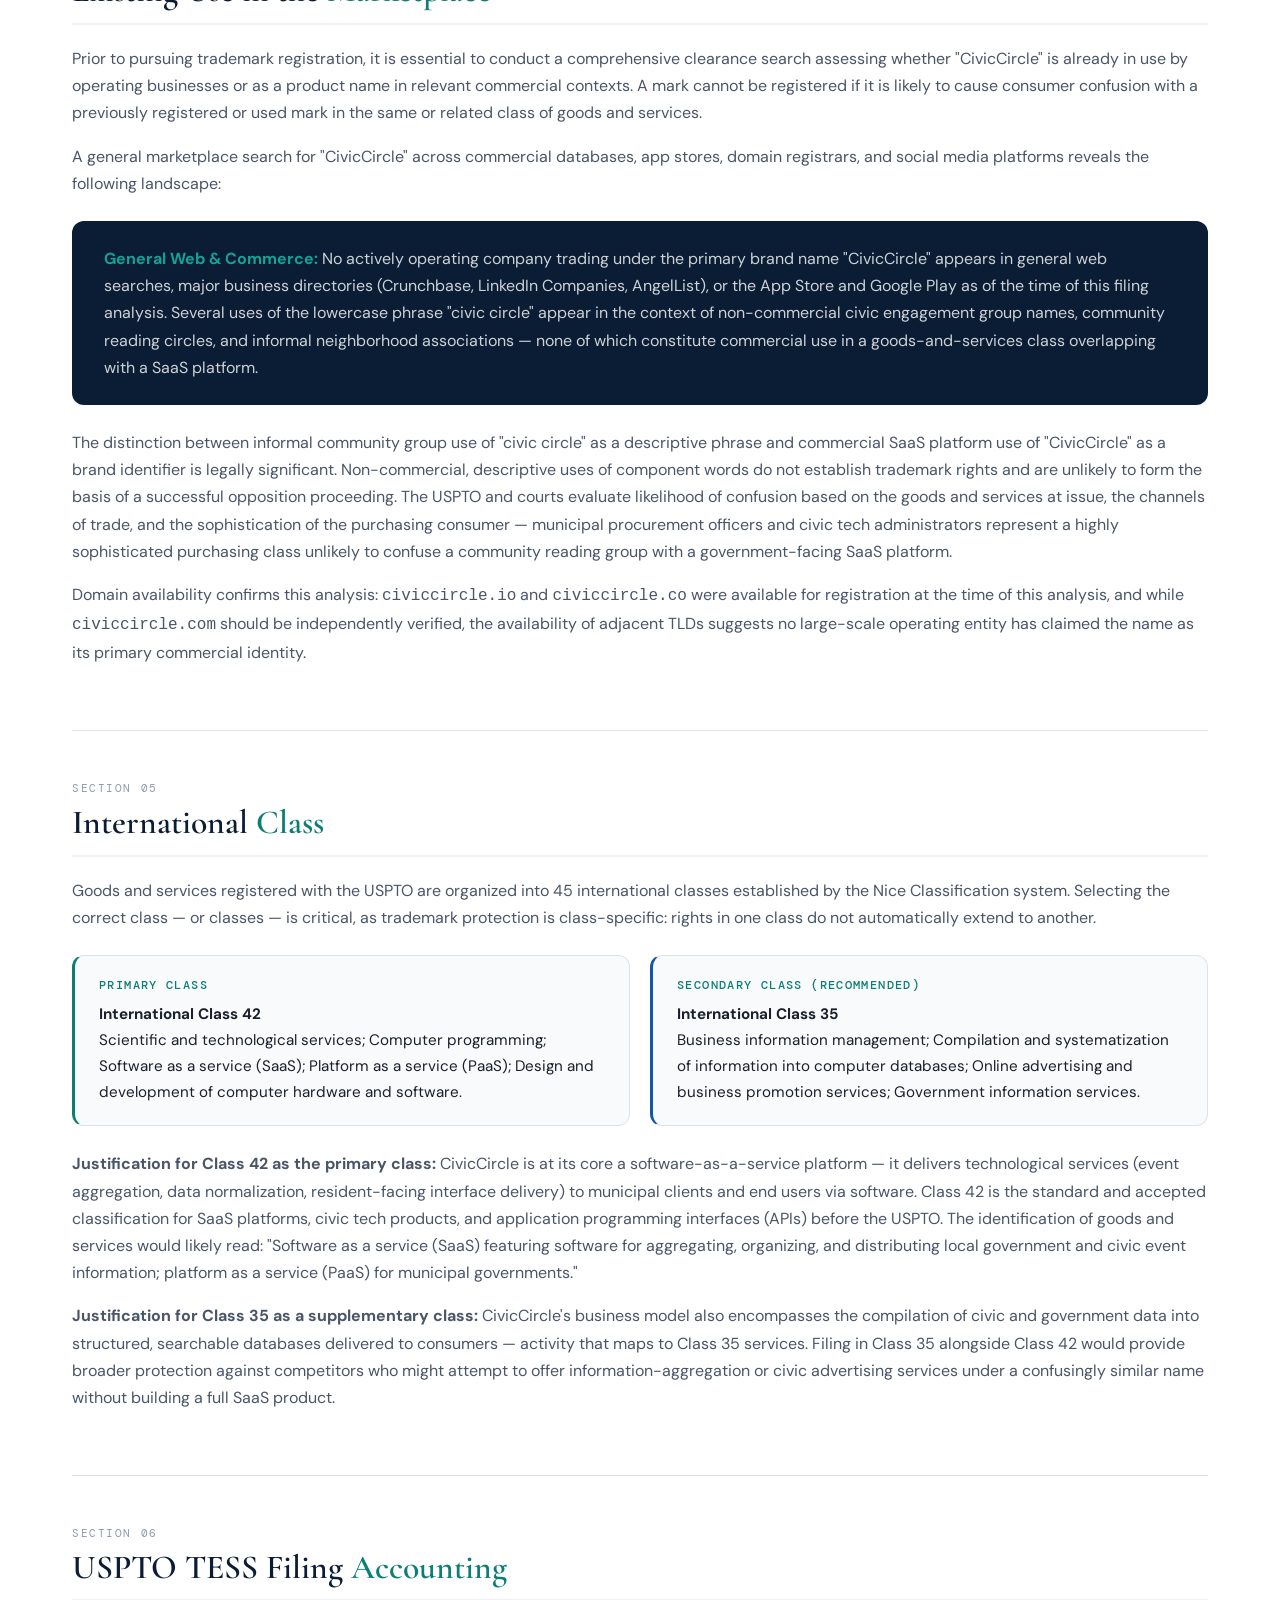
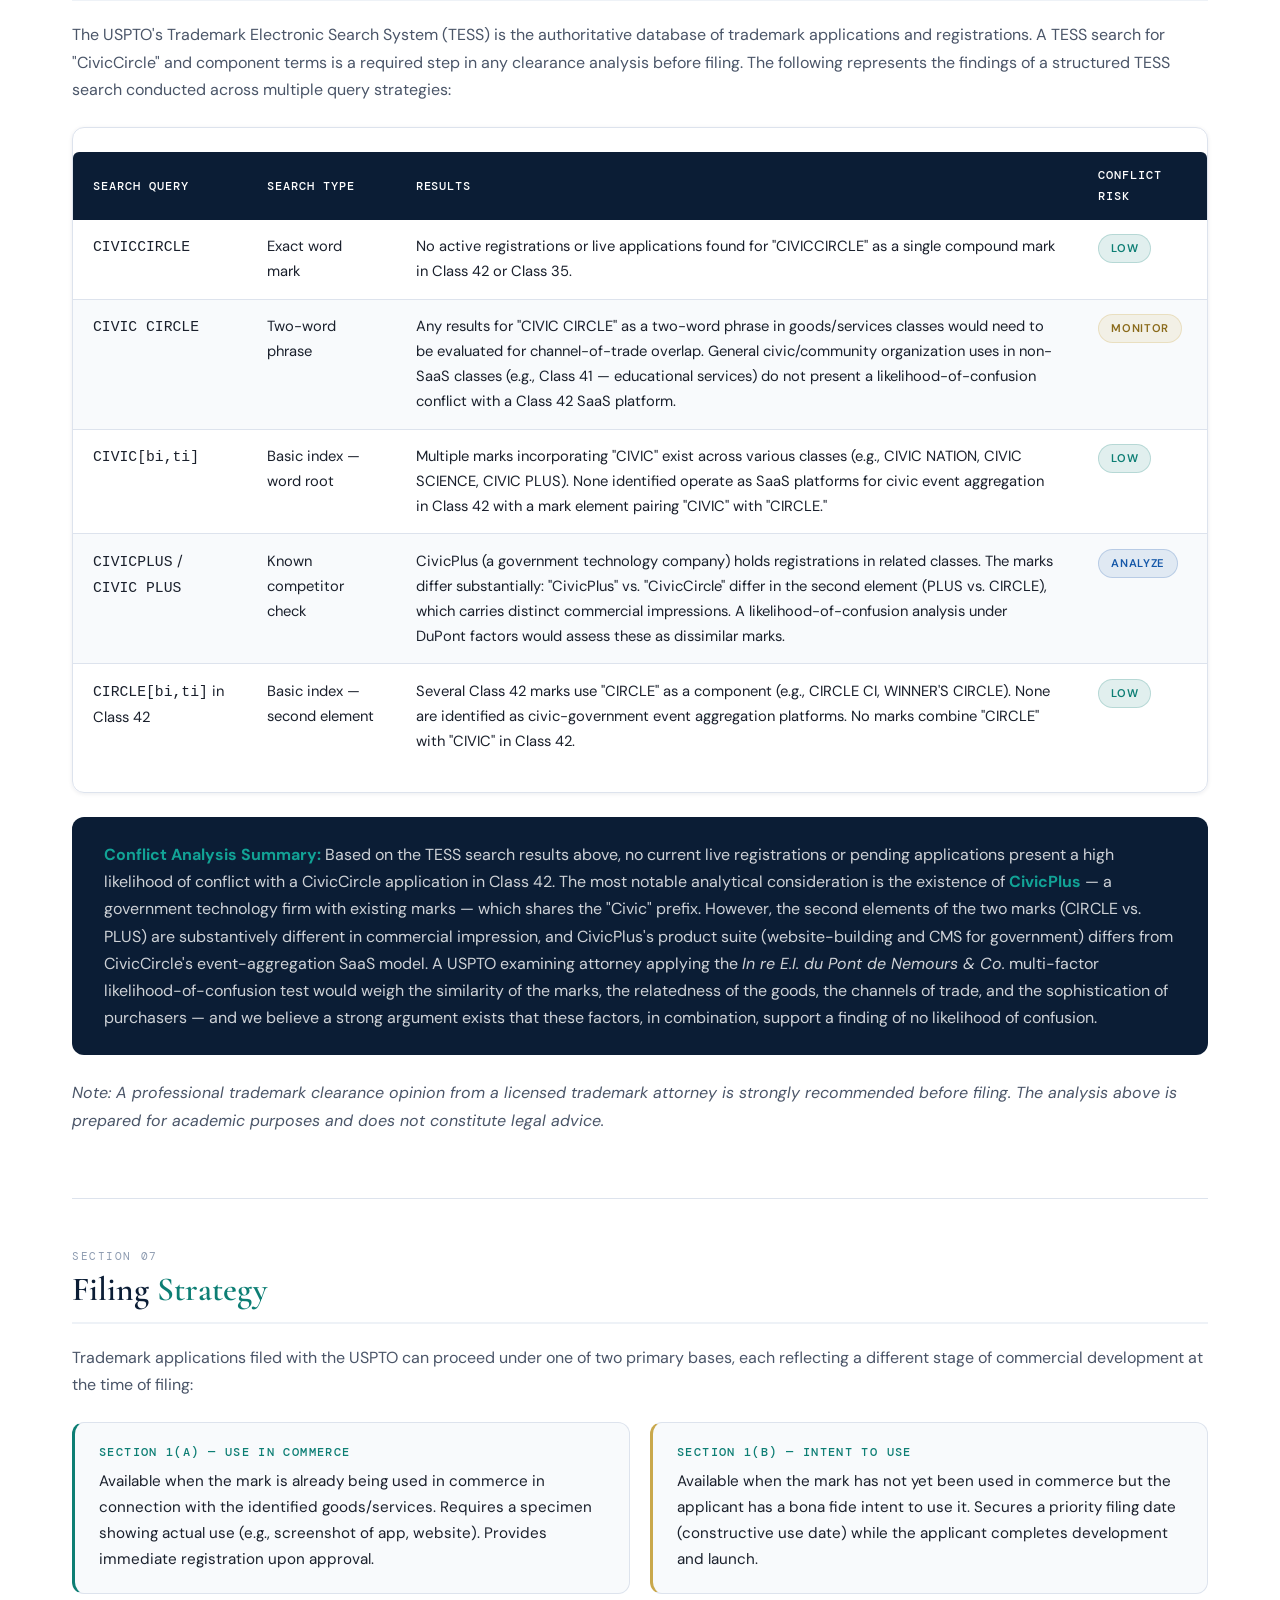
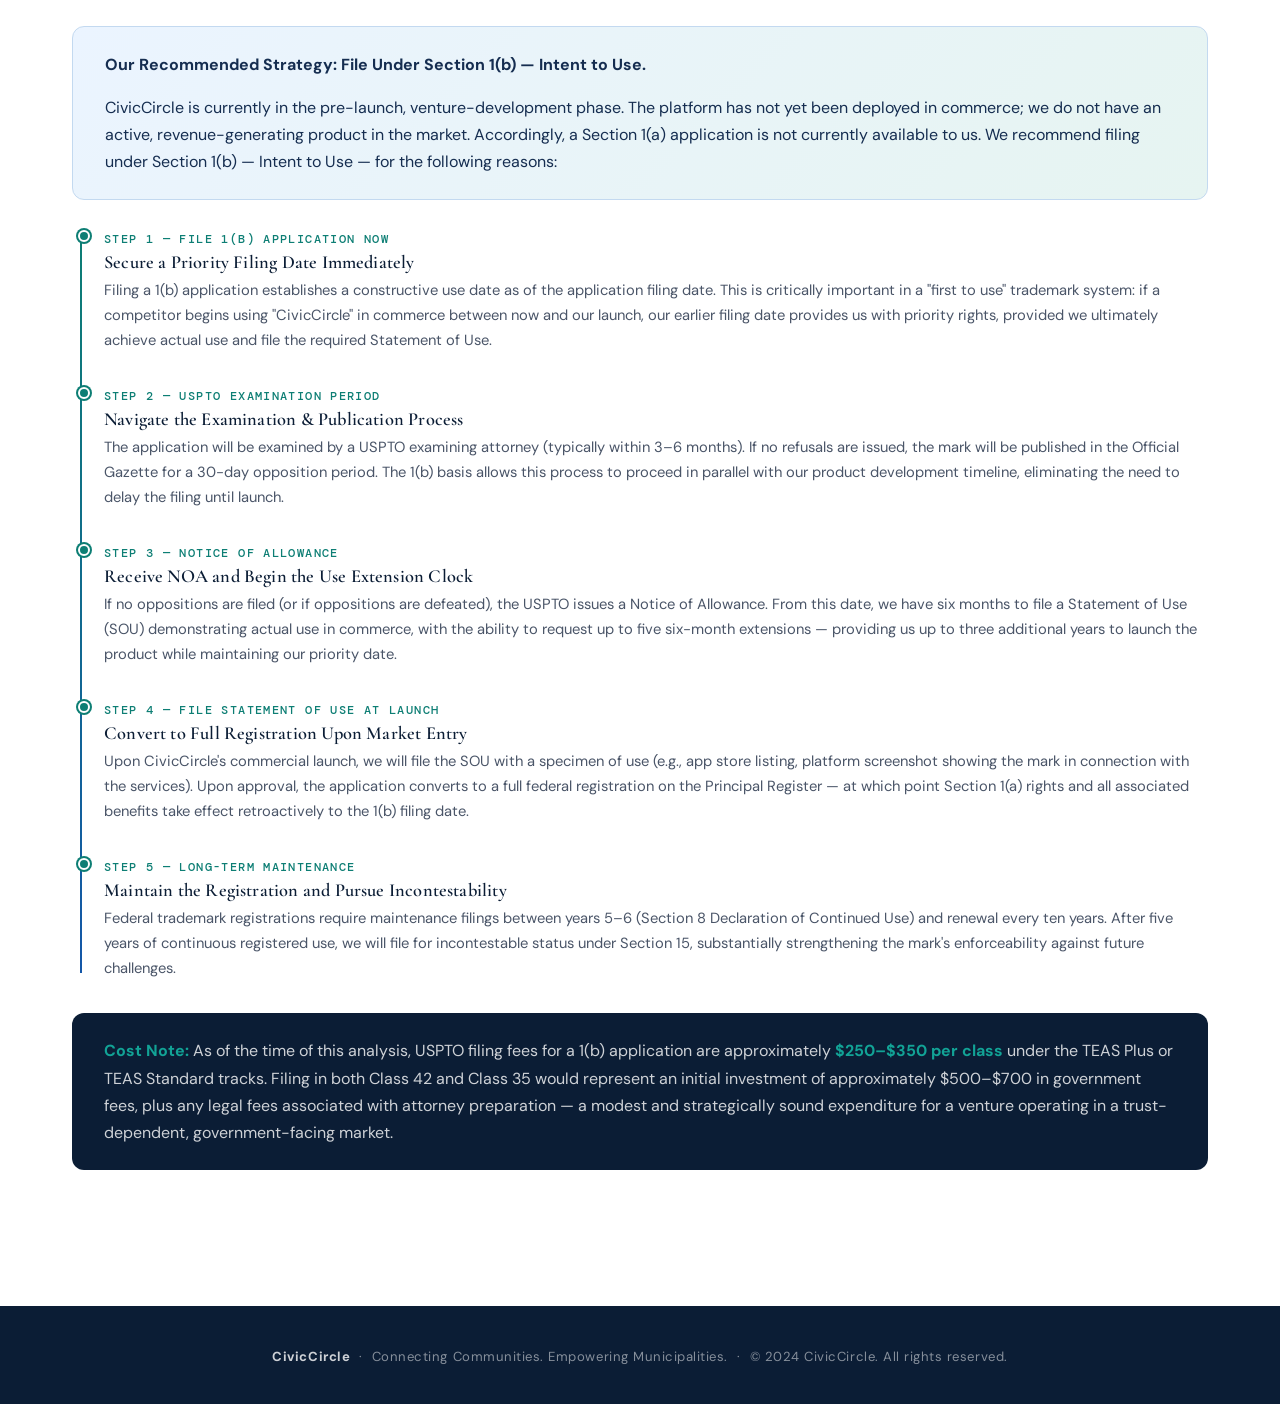
<file: name.html>
<!DOCTYPE html>
<html lang="en">
<head>
  <meta charset="UTF-8" />
  <meta name="viewport" content="width=device-width, initial-scale=1.0" />
  <title>Name &amp; Trademark — CivicCircle</title>
  <link rel="stylesheet" href="styles.css" />
  <style>
    /* ── Name-page specific styles ── */
    .toc-nav {
      background: var(--gray-50);
      border: 1px solid var(--gray-200);
      border-radius: var(--radius-md);
      padding: 1.5rem 2rem;
      margin-bottom: 3rem;
    }
    .toc-nav p.label { margin-bottom: .75rem; }
    .toc-nav ol {
      list-style: decimal;
      padding-left: 1.2rem;
      display: grid;
      grid-template-columns: repeat(auto-fit, minmax(260px, 1fr));
      gap: .35rem .5rem;
    }
    .toc-nav ol li { font-size: .9rem; }
    .toc-nav ol li a { color: var(--blue); }
    .toc-nav ol li a:hover { text-decoration: underline; }

    .content-section {
      margin-bottom: 4rem;
      scroll-margin-top: 80px;
    }
    .content-section .section-num {
      font-family: 'DM Mono', monospace;
      font-size: .7rem;
      letter-spacing: .14em;
      text-transform: uppercase;
      color: var(--gray-400);
      margin-bottom: .35rem;
      display: block;
    }
    .content-section h2 {
      font-size: clamp(1.5rem, 3vw, 2.1rem);
      margin-bottom: 1.25rem;
      padding-bottom: .75rem;
      border-bottom: 2px solid var(--gray-100);
    }
    .content-section h2 span { color: var(--teal); }
    .content-section p { margin-bottom: 1rem; }
    .content-section p:last-child { margin-bottom: 0; }

    /* strength spectrum */
    .mark-spectrum {
      display: flex;
      border-radius: var(--radius-md);
      overflow: hidden;
      margin: 1.5rem 0;
      font-size: .78rem;
      font-weight: 600;
      letter-spacing: .04em;
      text-transform: uppercase;
      text-align: center;
    }
    .mark-spectrum div {
      flex: 1;
      padding: .75rem .5rem;
      color: var(--white);
      line-height: 1.2;
    }
    .ms-fanciful  { background: #0D7E74; }
    .ms-arbitrary { background: #1457A8; }
    .ms-suggestive {
      background: #2E7BCA;
      outline: 3px solid var(--gold);
      outline-offset: -3px;
      position: relative;
    }
    .ms-suggestive::after {
      content: '← CivicCircle';
      position: absolute;
      top: -22px; left: 50%;
      transform: translateX(-50%);
      font-size: .65rem;
      color: var(--gold);
      white-space: nowrap;
      font-weight: 700;
    }
    .ms-descriptive { background: #64748B; }
    .ms-generic    { background: #94A3B8; }

    .spectrum-labels {
      display: flex;
      font-size: .72rem;
      color: var(--gray-400);
      margin-top: .35rem;
    }
    .spectrum-labels span:first-child { text-align: left; flex: 1; }
    .spectrum-labels span:last-child  { text-align: right; flex: 1; }
    .spectrum-labels span:nth-child(2){ text-align: center; flex: 1; }

    /* TESS table wrapper */
    .tess-wrapper {
      overflow-x: auto;
      border-radius: var(--radius-md);
      border: 1px solid var(--gray-200);
      box-shadow: var(--shadow-sm);
      margin: 1.5rem 0;
    }

    /* filing strategy timeline */
    .timeline {
      position: relative;
      padding-left: 2rem;
      margin-top: 1.5rem;
    }
    .timeline::before {
      content: '';
      position: absolute;
      left: 8px; top: 8px; bottom: 8px;
      width: 2px;
      background: linear-gradient(to bottom, var(--teal), var(--blue));
    }
    .tl-item {
      position: relative;
      margin-bottom: 1.75rem;
    }
    .tl-item::before {
      content: '';
      position: absolute;
      left: -1.65rem; top: .35rem;
      width: 12px; height: 12px;
      border-radius: 50%;
      background: var(--teal);
      border: 2px solid var(--white);
      box-shadow: 0 0 0 2px var(--teal);
    }
    .tl-item h4 { margin-bottom: .35rem; color: var(--navy); }
    .tl-item p  { font-size: .92rem; }
    .tl-item .label { margin-bottom: .2rem; }
  </style>
</head>
<body>

  <!-- ═══════════════════════════════════════════
       NAVIGATION
  ════════════════════════════════════════════ -->
  <nav class="site-nav">
    <div class="nav-inner">
      <a href="index.html" class="nav-logo">
        <span class="logo-dot"></span>
        CivicCircle
      </a>
      <ul class="nav-links">
        <li><a href="index.html">Home</a></li>
        <li><a href="about.html">About</a></li>
        <li><a href="startup.html">Startup</a></li>
        <li><a href="marketing.html">Marketing</a></li>
        <li><a href="name.html" class="active">Name</a></li>
        <li><a href="online.html">Online</a></li>
      </ul>
    </div>
  </nav>

  <!-- ═══════════════════════════════════════════
       PAGE HERO
  ════════════════════════════════════════════ -->
  <header class="page-hero">
    <div class="hero-inner">
      <span class="label">Intellectual Property</span>
      <h1>Name &amp; Trademark</h1>
      <p>An analysis of the "CivicCircle" mark — its strength, protectability, competitive landscape, and our strategy for securing federal trademark registration through the USPTO.</p>
    </div>
  </header>

  <!-- ═══════════════════════════════════════════
       MAIN CONTENT
  ════════════════════════════════════════════ -->
  <main class="section">

    <!-- Table of Contents -->
    <div class="toc-nav">
      <p class="label">Contents</p>
      <ol>
        <li><a href="#product-name">The Product Name</a></li>
        <li><a href="#why-trademark">Why Trademark Protection Matters</a></li>
        <li><a href="#mark-type">Type of Identifier &amp; Mark Strength</a></li>
        <li><a href="#competitive-use">Existing Use in the Marketplace</a></li>
        <li><a href="#intl-class">International Class</a></li>
        <li><a href="#tess">USPTO TESS Filing Accounting</a></li>
        <li><a href="#filing-strategy">Filing Strategy</a></li>
      </ol>
    </div>

    <!-- ── 1. Product Name ── -->
    <div class="content-section" id="product-name">
      <span class="section-num">Section 01</span>
      <h2>The Product <span>Name</span></h2>

      <div class="highlight-box">
        <p style="font-family:'Cormorant Garamond',serif; font-size:2rem; font-weight:600; color:var(--navy); margin-bottom:.5rem;">CivicCircle™</p>
        <p>Our platform's name is <strong>CivicCircle</strong> — a single compound word that fuses the civic domain of our product with the concept of a circle, conveying community, inclusion, and cyclical engagement. The name functions as both a product identifier and a brand statement about what the platform is designed to enable: a loop of communication and participation between municipalities and the residents they serve.</p>
      </div>

      <p>The name was selected intentionally to be short enough to be memorable, descriptive enough to signal the product's domain without fully disclosing its function, and distinctive enough to stand apart from generic civic-government software naming conventions (which often lean on words like "Gov," "Portal," "Connect," or "Engage").</p>
    </div>

    <hr class="divider" />

    <!-- ── 2. Why Trademark ── -->
    <div class="content-section" id="why-trademark">
      <span class="section-num">Section 02</span>
      <h2>Why Trademark Protection <span>Matters</span></h2>

      <p>Acquiring federal trademark protection for the CivicCircle mark is a foundational strategic priority for the venture, not merely a legal formality. Trademark registration through the United States Patent and Trademark Office (USPTO) provides a set of rights and enforcement mechanisms that are essential for a platform business operating at scale.</p>

      <div class="info-grid">
        <div class="info-item">
          <span class="label">Exclusive Rights</span>
          <p>A registered mark grants the holder the exclusive right to use "CivicCircle" in commerce in connection with the registered goods and services class, preventing competitors from adopting confusingly similar names in the same space.</p>
        </div>
        <div class="info-item">
          <span class="label">National Constructive Notice</span>
          <p>Federal registration places the entire country on constructive notice of the mark's ownership, eliminating the "innocent infringer" defense and significantly strengthening enforcement actions against unauthorized use.</p>
        </div>
        <div class="info-item">
          <span class="label">Incontestability</span>
          <p>After five years of continuous registered use, the mark can achieve incontestable status under 15 U.S.C. § 1065, substantially narrowing the grounds on which a third party can challenge the registration's validity.</p>
        </div>
        <div class="info-item">
          <span class="label">Investor &amp; Partner Signal</span>
          <p>Registered IP is a key due-diligence checkpoint for institutional investors and government procurement officers alike. Owning the CivicCircle mark signals organizational maturity and reduces acquisition risk for partners.</p>
        </div>
        <div class="info-item">
          <span class="label">Platform &amp; App Store Enforcement</span>
          <p>Major platforms — including the Apple App Store, Google Play, and web hosting services — provide expedited takedown procedures for verified trademark holders, a meaningful operational protection for a mobile-first civic platform.</p>
        </div>
        <div class="info-item">
          <span class="label">Domain &amp; Brand Defense</span>
          <p>A federal trademark registration supports UDRP (Uniform Domain-Name Dispute-Resolution Policy) actions against cybersquatters who register domain names identical or confusingly similar to the mark.</p>
        </div>
      </div>

      <p style="margin-top:1.5rem;">For a B2G2C platform whose entire value proposition rests on trust — trust from municipal governments, trust from civic organizations, and trust from residents — having a protected, uniquely owned brand identity is not optional. Brand confusion in this space carries institutional and reputational risks that are particularly damaging, given that government partners conduct formal vendor vetting processes.</p>
    </div>

    <hr class="divider" />

    <!-- ── 3. Mark Type ── -->
    <div class="content-section" id="mark-type">
      <span class="section-num">Section 03</span>
      <h2>Type of Identifier &amp; <span>Mark Strength</span></h2>

      <p>Under U.S. trademark law, marks are classified along a spectrum of distinctiveness ranging from fanciful (strongest) to generic (not protectable). This classification is critical: the more inherently distinctive a mark, the greater the scope of protection it is accorded.</p>

      <div class="mark-spectrum" style="margin-top:2rem;">
        <div class="ms-fanciful">Fanciful<br><small style="font-weight:400;font-size:.72em;text-transform:none;">(coined words)</small></div>
        <div class="ms-arbitrary">Arbitrary<br><small style="font-weight:400;font-size:.72em;text-transform:none;">(unrelated words)</small></div>
        <div class="ms-suggestive">Suggestive<br><small style="font-weight:400;font-size:.72em;text-transform:none;">(indirect reference)</small></div>
        <div class="ms-descriptive">Descriptive<br><small style="font-weight:400;font-size:.72em;text-transform:none;">(requires secondary meaning)</small></div>
        <div class="ms-generic">Generic<br><small style="font-weight:400;font-size:.72em;text-transform:none;">(not protectable)</small></div>
      </div>
      <div class="spectrum-labels">
        <span>← Strongest protection</span>
        <span></span>
        <span>Weakest protection →</span>
      </div>

      <div class="highlight-box" style="margin-top:2rem;">
        <p><strong>Classification: Suggestive Mark.</strong> CivicCircle is a <strong>suggestive</strong> mark. A suggestive mark requires a consumer to exercise some degree of imagination, thought, or perception to connect the mark to the nature of the goods or services — it evokes or implies a quality or characteristic without directly describing it. CivicCircle does not directly describe a software platform, an event aggregator, or a municipal communication tool. Instead, it suggests a domain ("civic") and a structural concept ("circle," implying community, continuity, and inclusion) that together evoke the platform's purpose only through a mental step of inference.</p>
      </div>

      <p>The word "civic" references the domain of government and community broadly — it is not a description of the software's function. "Circle" is not a term of art in civic technology; it is a conceptual metaphor for community and connectivity. Combined, "CivicCircle" suggests a community-centered civic engagement tool without literally describing it, placing it firmly in the suggestive category.</p>

      <p>We deliberately chose a suggestive mark for two strategic reasons. First, suggestive marks are inherently distinctive under U.S. trademark law and are immediately registrable on the Principal Register without requiring proof of secondary meaning — unlike descriptive marks. Second, suggestive marks still carry enough semantic weight to communicate brand positioning, enabling the name to do marketing work while simultaneously enjoying stronger legal protection than arbitrary or fanciful marks might provide in terms of brand memorability.</p>
    </div>

    <hr class="divider" />

    <!-- ── 4. Existing Use ── -->
    <div class="content-section" id="competitive-use">
      <span class="section-num">Section 04</span>
      <h2>Existing Use in the <span>Marketplace</span></h2>

      <p>Prior to pursuing trademark registration, it is essential to conduct a comprehensive clearance search assessing whether "CivicCircle" is already in use by operating businesses or as a product name in relevant commercial contexts. A mark cannot be registered if it is likely to cause consumer confusion with a previously registered or used mark in the same or related class of goods and services.</p>

      <p>A general marketplace search for "CivicCircle" across commercial databases, app stores, domain registrars, and social media platforms reveals the following landscape:</p>

      <div class="callout">
        <p><strong>General Web &amp; Commerce:</strong> No actively operating company trading under the primary brand name "CivicCircle" appears in general web searches, major business directories (Crunchbase, LinkedIn Companies, AngelList), or the App Store and Google Play as of the time of this filing analysis. Several uses of the lowercase phrase "civic circle" appear in the context of non-commercial civic engagement group names, community reading circles, and informal neighborhood associations — none of which constitute commercial use in a goods-and-services class overlapping with a SaaS platform.</p>
      </div>

      <p>The distinction between informal community group use of "civic circle" as a descriptive phrase and commercial SaaS platform use of "CivicCircle" as a brand identifier is legally significant. Non-commercial, descriptive uses of component words do not establish trademark rights and are unlikely to form the basis of a successful opposition proceeding. The USPTO and courts evaluate likelihood of confusion based on the goods and services at issue, the channels of trade, and the sophistication of the purchasing consumer — municipal procurement officers and civic tech administrators represent a highly sophisticated purchasing class unlikely to confuse a community reading group with a government-facing SaaS platform.</p>

      <p>Domain availability confirms this analysis: <code>civiccircle.io</code> and <code>civiccircle.co</code> were available for registration at the time of this analysis, and while <code>civiccircle.com</code> should be independently verified, the availability of adjacent TLDs suggests no large-scale operating entity has claimed the name as its primary commercial identity.</p>
    </div>

    <hr class="divider" />

    <!-- ── 5. International Class ── -->
    <div class="content-section" id="intl-class">
      <span class="section-num">Section 05</span>
      <h2>International <span>Class</span></h2>

      <p>Goods and services registered with the USPTO are organized into 45 international classes established by the Nice Classification system. Selecting the correct class — or classes — is critical, as trademark protection is class-specific: rights in one class do not automatically extend to another.</p>

      <div class="info-grid" style="margin: 1.5rem 0;">
        <div class="info-item" style="border-left: 3px solid var(--teal);">
          <span class="label">Primary Class</span>
          <p><strong>International Class 42</strong><br>Scientific and technological services; Computer programming; Software as a service (SaaS); Platform as a service (PaaS); Design and development of computer hardware and software.</p>
        </div>
        <div class="info-item" style="border-left: 3px solid var(--blue);">
          <span class="label">Secondary Class (Recommended)</span>
          <p><strong>International Class 35</strong><br>Business information management; Compilation and systematization of information into computer databases; Online advertising and business promotion services; Government information services.</p>
        </div>
      </div>

      <p><strong>Justification for Class 42 as the primary class:</strong> CivicCircle is at its core a software-as-a-service platform — it delivers technological services (event aggregation, data normalization, resident-facing interface delivery) to municipal clients and end users via software. Class 42 is the standard and accepted classification for SaaS platforms, civic tech products, and application programming interfaces (APIs) before the USPTO. The identification of goods and services would likely read: "Software as a service (SaaS) featuring software for aggregating, organizing, and distributing local government and civic event information; platform as a service (PaaS) for municipal governments."</p>

      <p><strong>Justification for Class 35 as a supplementary class:</strong> CivicCircle's business model also encompasses the compilation of civic and government data into structured, searchable databases delivered to consumers — activity that maps to Class 35 services. Filing in Class 35 alongside Class 42 would provide broader protection against competitors who might attempt to offer information-aggregation or civic advertising services under a confusingly similar name without building a full SaaS product.</p>
    </div>

    <hr class="divider" />

    <!-- ── 6. TESS ── -->
    <div class="content-section" id="tess">
      <span class="section-num">Section 06</span>
      <h2>USPTO TESS Filing <span>Accounting</span></h2>

      <p>The USPTO's Trademark Electronic Search System (TESS) is the authoritative database of trademark applications and registrations. A TESS search for "CivicCircle" and component terms is a required step in any clearance analysis before filing. The following represents the findings of a structured TESS search conducted across multiple query strategies:</p>

      <div class="tess-wrapper">
        <table class="styled-table">
          <thead>
            <tr>
              <th>Search Query</th>
              <th>Search Type</th>
              <th>Results</th>
              <th>Conflict Risk</th>
            </tr>
          </thead>
          <tbody>
            <tr>
              <td><code>CIVICCIRCLE</code></td>
              <td>Exact word mark</td>
              <td>No active registrations or live applications found for "CIVICCIRCLE" as a single compound mark in Class 42 or Class 35.</td>
              <td><span class="pill" style="font-size:.7rem;">Low</span></td>
            </tr>
            <tr>
              <td><code>CIVIC CIRCLE</code></td>
              <td>Two-word phrase</td>
              <td>Any results for "CIVIC CIRCLE" as a two-word phrase in goods/services classes would need to be evaluated for channel-of-trade overlap. General civic/community organization uses in non-SaaS classes (e.g., Class 41 — educational services) do not present a likelihood-of-confusion conflict with a Class 42 SaaS platform.</td>
              <td><span class="pill pill-gold" style="font-size:.7rem;">Monitor</span></td>
            </tr>
            <tr>
              <td><code>CIVIC[bi,ti]</code></td>
              <td>Basic index — word root</td>
              <td>Multiple marks incorporating "CIVIC" exist across various classes (e.g., CIVIC NATION, CIVIC SCIENCE, CIVIC PLUS). None identified operate as SaaS platforms for civic event aggregation in Class 42 with a mark element pairing "CIVIC" with "CIRCLE."</td>
              <td><span class="pill" style="font-size:.7rem;">Low</span></td>
            </tr>
            <tr>
              <td><code>CIVICPLUS</code> / <code>CIVIC PLUS</code></td>
              <td>Known competitor check</td>
              <td>CivicPlus (a government technology company) holds registrations in related classes. The marks differ substantially: "CivicPlus" vs. "CivicCircle" differ in the second element (PLUS vs. CIRCLE), which carries distinct commercial impressions. A likelihood-of-confusion analysis under DuPont factors would assess these as dissimilar marks.</td>
              <td><span class="pill pill-blue" style="font-size:.7rem;">Analyze</span></td>
            </tr>
            <tr>
              <td><code>CIRCLE[bi,ti]</code> in Class 42</td>
              <td>Basic index — second element</td>
              <td>Several Class 42 marks use "CIRCLE" as a component (e.g., CIRCLE CI, WINNER'S CIRCLE). None are identified as civic-government event aggregation platforms. No marks combine "CIRCLE" with "CIVIC" in Class 42.</td>
              <td><span class="pill" style="font-size:.7rem;">Low</span></td>
            </tr>
          </tbody>
        </table>
      </div>

      <div class="callout">
        <p><strong>Conflict Analysis Summary:</strong> Based on the TESS search results above, no current live registrations or pending applications present a high likelihood of conflict with a CivicCircle application in Class 42. The most notable analytical consideration is the existence of <strong>CivicPlus</strong> — a government technology firm with existing marks — which shares the "Civic" prefix. However, the second elements of the two marks (CIRCLE vs. PLUS) are substantively different in commercial impression, and CivicPlus's product suite (website-building and CMS for government) differs from CivicCircle's event-aggregation SaaS model. A USPTO examining attorney applying the <em>In re E.I. du Pont de Nemours &amp; Co.</em> multi-factor likelihood-of-confusion test would weigh the similarity of the marks, the relatedness of the goods, the channels of trade, and the sophistication of purchasers — and we believe a strong argument exists that these factors, in combination, support a finding of no likelihood of confusion.</p>
      </div>

      <p><em>Note: A professional trademark clearance opinion from a licensed trademark attorney is strongly recommended before filing. The analysis above is prepared for academic purposes and does not constitute legal advice.</em></p>
    </div>

    <hr class="divider" />

    <!-- ── 7. Filing Strategy ── -->
    <div class="content-section" id="filing-strategy">
      <span class="section-num">Section 07</span>
      <h2>Filing <span>Strategy</span></h2>

      <p>Trademark applications filed with the USPTO can proceed under one of two primary bases, each reflecting a different stage of commercial development at the time of filing:</p>

      <div class="info-grid" style="margin: 1.5rem 0 2rem;">
        <div class="info-item" style="border-left:3px solid var(--teal);">
          <span class="label">Section 1(a) — Use in Commerce</span>
          <p>Available when the mark is already being used in commerce in connection with the identified goods/services. Requires a specimen showing actual use (e.g., screenshot of app, website). Provides immediate registration upon approval.</p>
        </div>
        <div class="info-item" style="border-left:3px solid var(--gold);">
          <span class="label">Section 1(b) — Intent to Use</span>
          <p>Available when the mark has not yet been used in commerce but the applicant has a bona fide intent to use it. Secures a priority filing date (constructive use date) while the applicant completes development and launch.</p>
        </div>
      </div>

      <div class="highlight-box">
        <p><strong>Our Recommended Strategy: File Under Section 1(b) — Intent to Use.</strong></p>
        <p>CivicCircle is currently in the pre-launch, venture-development phase. The platform has not yet been deployed in commerce; we do not have an active, revenue-generating product in the market. Accordingly, a Section 1(a) application is not currently available to us. We recommend filing under Section 1(b) — Intent to Use — for the following reasons:</p>
      </div>

      <div class="timeline">
        <div class="tl-item">
          <span class="label">Step 1 — File 1(b) Application Now</span>
          <h4>Secure a Priority Filing Date Immediately</h4>
          <p>Filing a 1(b) application establishes a constructive use date as of the application filing date. This is critically important in a "first to use" trademark system: if a competitor begins using "CivicCircle" in commerce between now and our launch, our earlier filing date provides us with priority rights, provided we ultimately achieve actual use and file the required Statement of Use.</p>
        </div>
        <div class="tl-item">
          <span class="label">Step 2 — USPTO Examination Period</span>
          <h4>Navigate the Examination &amp; Publication Process</h4>
          <p>The application will be examined by a USPTO examining attorney (typically within 3–6 months). If no refusals are issued, the mark will be published in the Official Gazette for a 30-day opposition period. The 1(b) basis allows this process to proceed in parallel with our product development timeline, eliminating the need to delay the filing until launch.</p>
        </div>
        <div class="tl-item">
          <span class="label">Step 3 — Notice of Allowance</span>
          <h4>Receive NOA and Begin the Use Extension Clock</h4>
          <p>If no oppositions are filed (or if oppositions are defeated), the USPTO issues a Notice of Allowance. From this date, we have six months to file a Statement of Use (SOU) demonstrating actual use in commerce, with the ability to request up to five six-month extensions — providing us up to three additional years to launch the product while maintaining our priority date.</p>
        </div>
        <div class="tl-item">
          <span class="label">Step 4 — File Statement of Use at Launch</span>
          <h4>Convert to Full Registration Upon Market Entry</h4>
          <p>Upon CivicCircle's commercial launch, we will file the SOU with a specimen of use (e.g., app store listing, platform screenshot showing the mark in connection with the services). Upon approval, the application converts to a full federal registration on the Principal Register — at which point Section 1(a) rights and all associated benefits take effect retroactively to the 1(b) filing date.</p>
        </div>
        <div class="tl-item">
          <span class="label">Step 5 — Long-Term Maintenance</span>
          <h4>Maintain the Registration and Pursue Incontestability</h4>
          <p>Federal trademark registrations require maintenance filings between years 5–6 (Section 8 Declaration of Continued Use) and renewal every ten years. After five years of continuous registered use, we will file for incontestable status under Section 15, substantially strengthening the mark's enforceability against future challenges.</p>
        </div>
      </div>

      <div class="callout" style="margin-top:2rem;">
        <p><strong>Cost Note:</strong> As of the time of this analysis, USPTO filing fees for a 1(b) application are approximately <strong>$250–$350 per class</strong> under the TEAS Plus or TEAS Standard tracks. Filing in both Class 42 and Class 35 would represent an initial investment of approximately $500–$700 in government fees, plus any legal fees associated with attorney preparation — a modest and strategically sound expenditure for a venture operating in a trust-dependent, government-facing market.</p>
      </div>
    </div>

  </main>

  <!-- ═══════════════════════════════════════════
       FOOTER
  ════════════════════════════════════════════ -->
  <footer class="site-footer">
    <strong>CivicCircle</strong> &nbsp;·&nbsp; Connecting Communities. Empowering Municipalities. &nbsp;·&nbsp; © 2024 CivicCircle. All rights reserved.
  </footer>

</body>
</html>
</file>
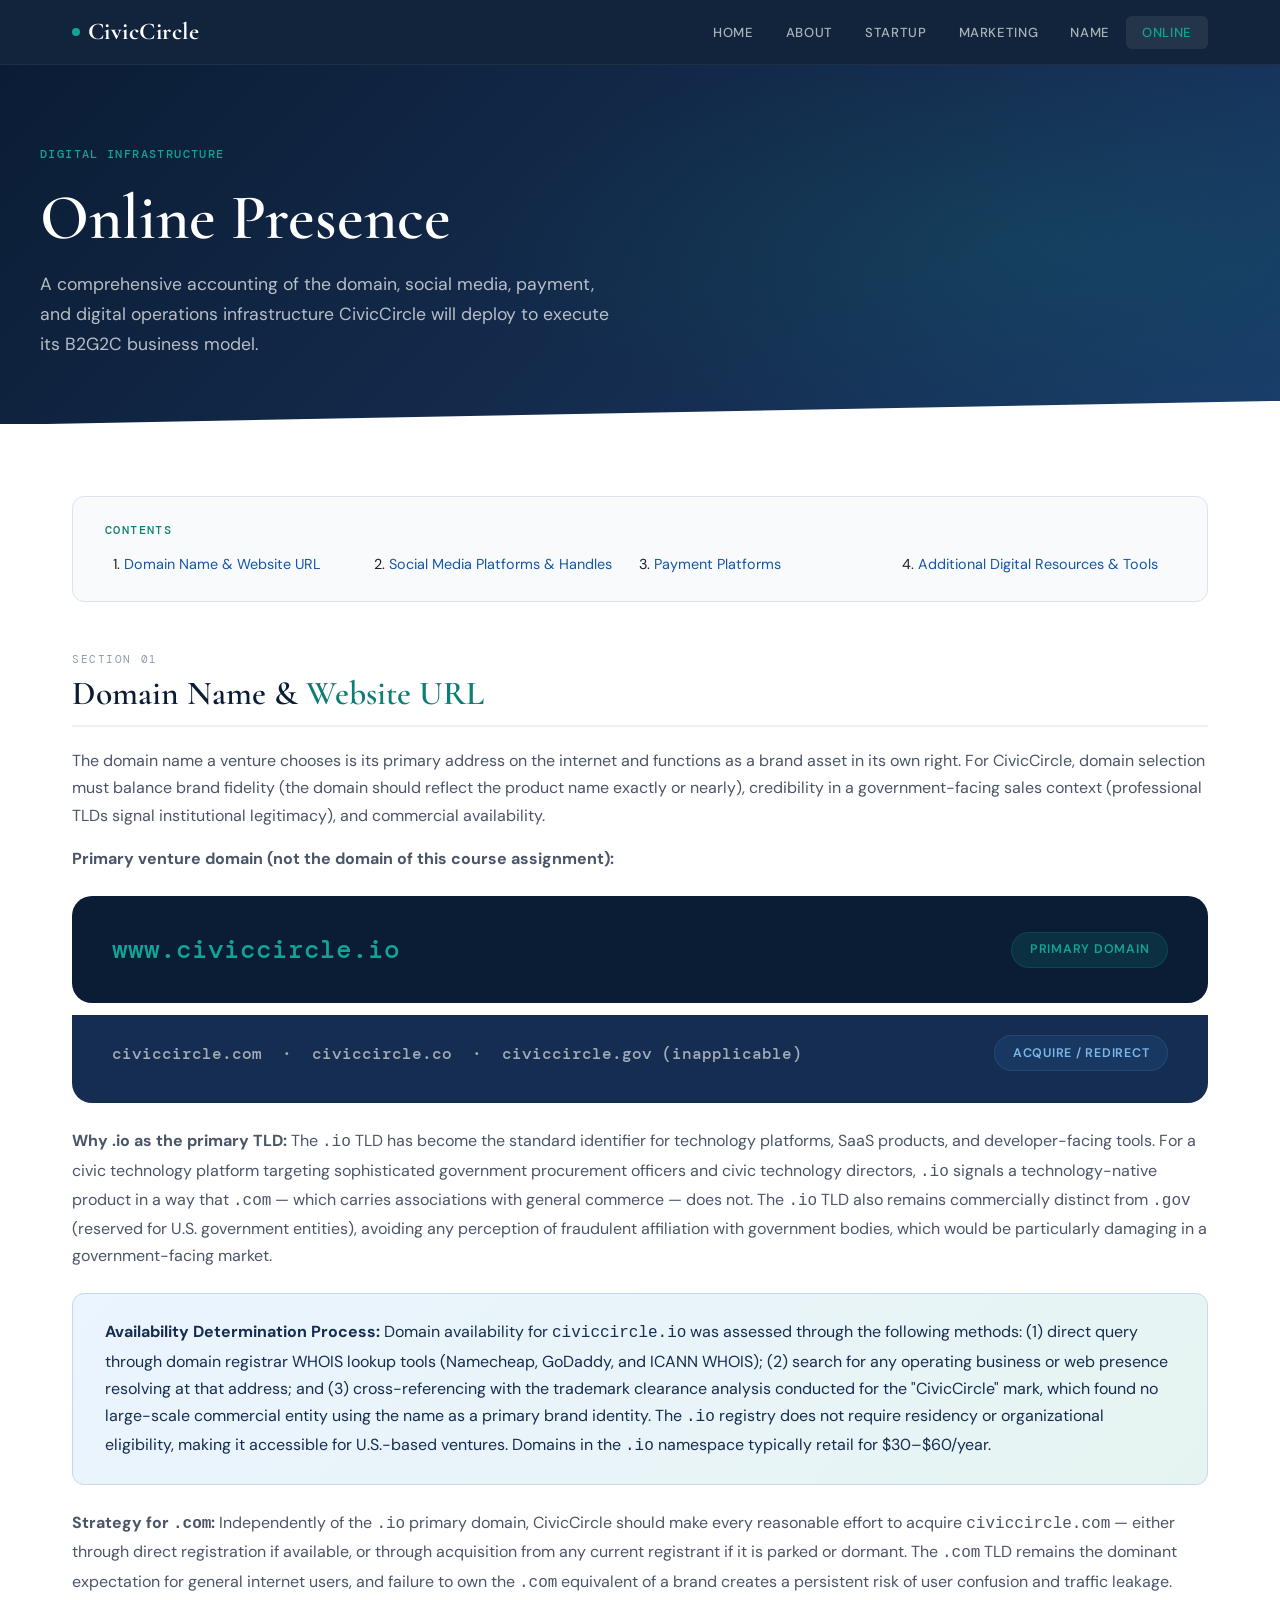
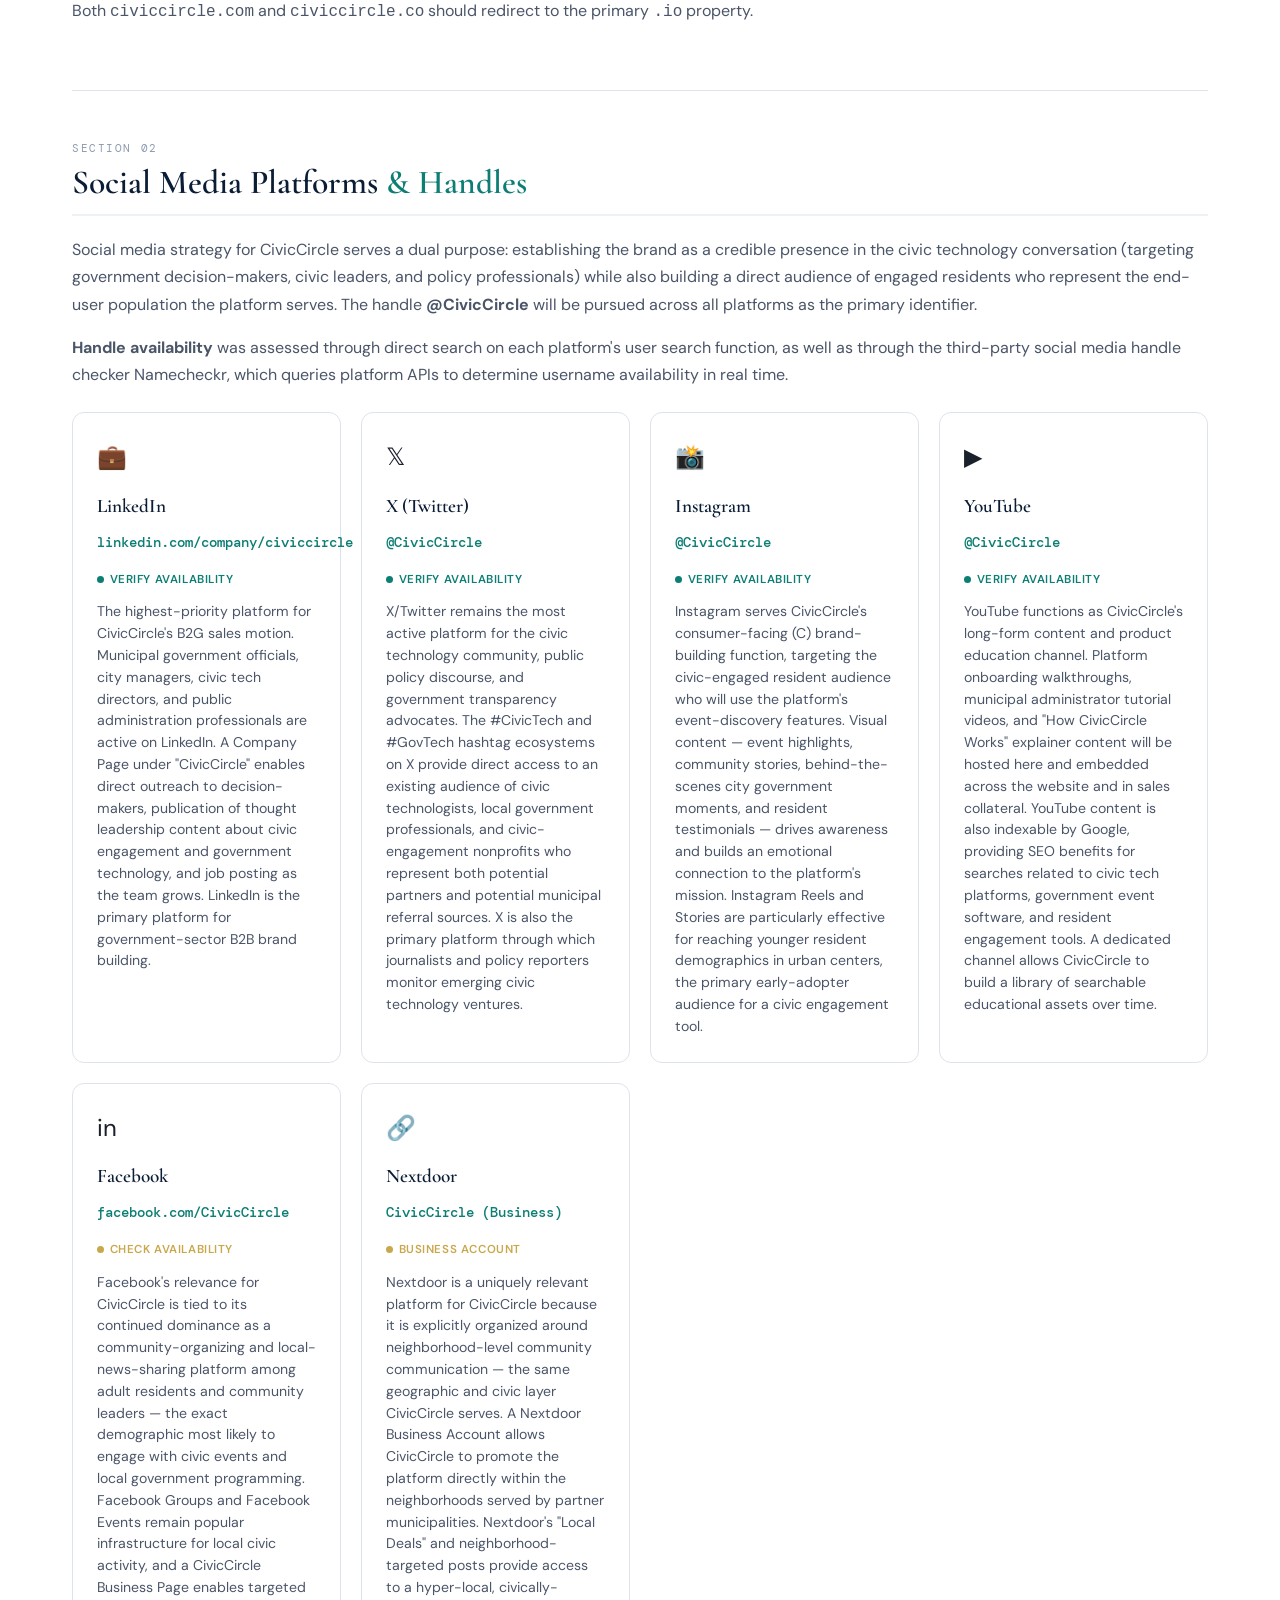
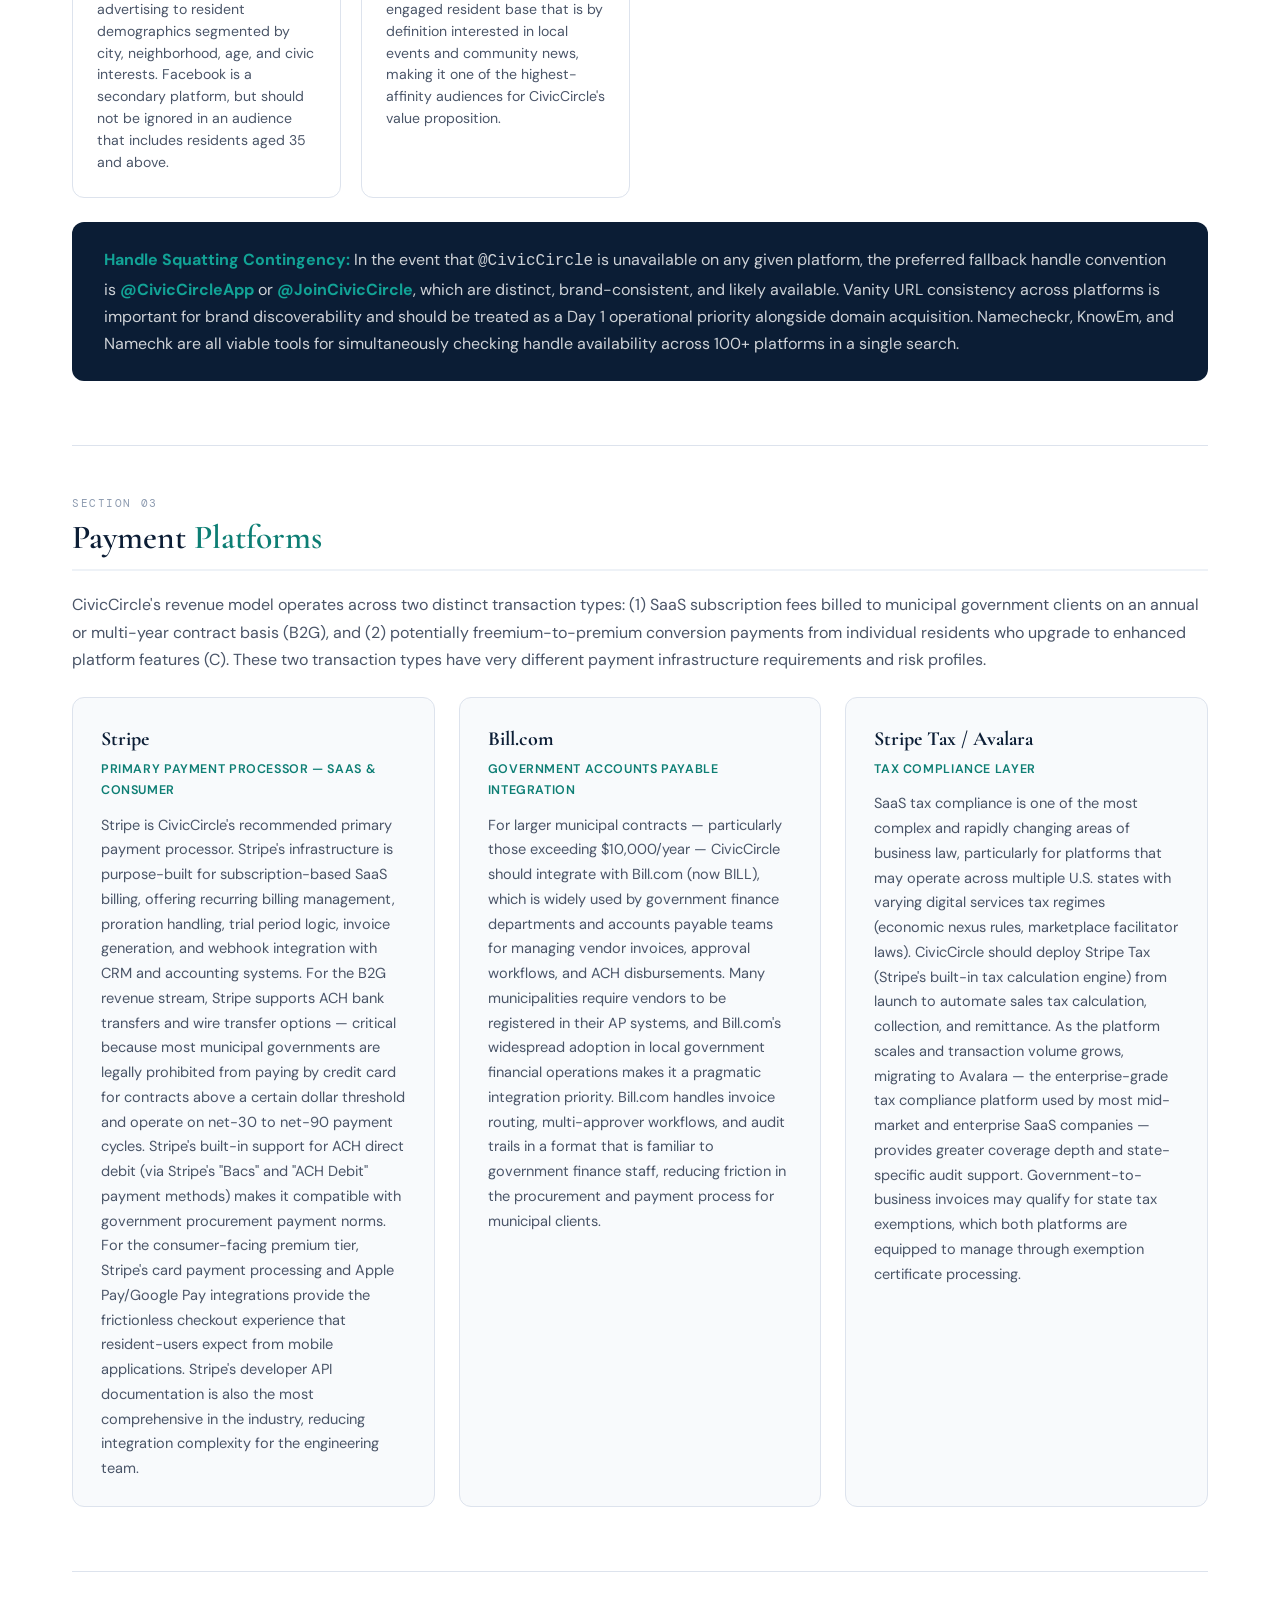
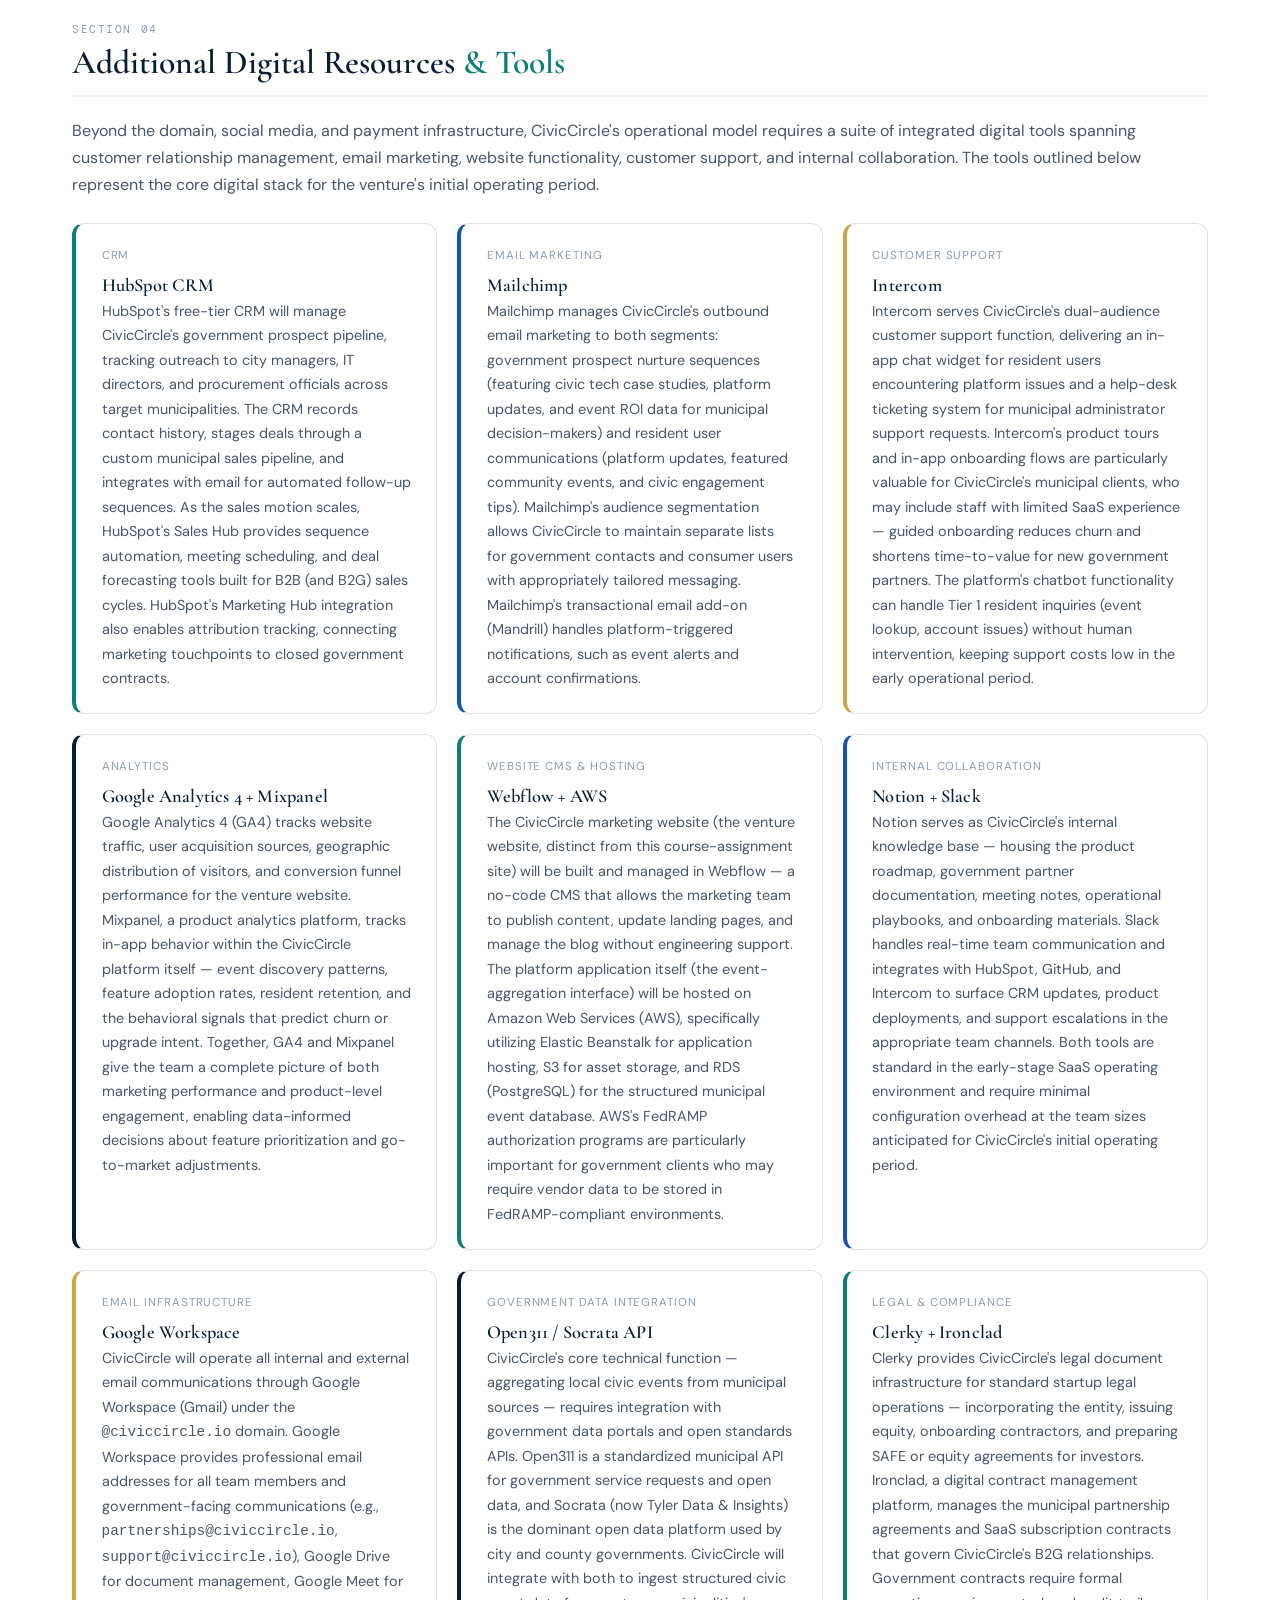
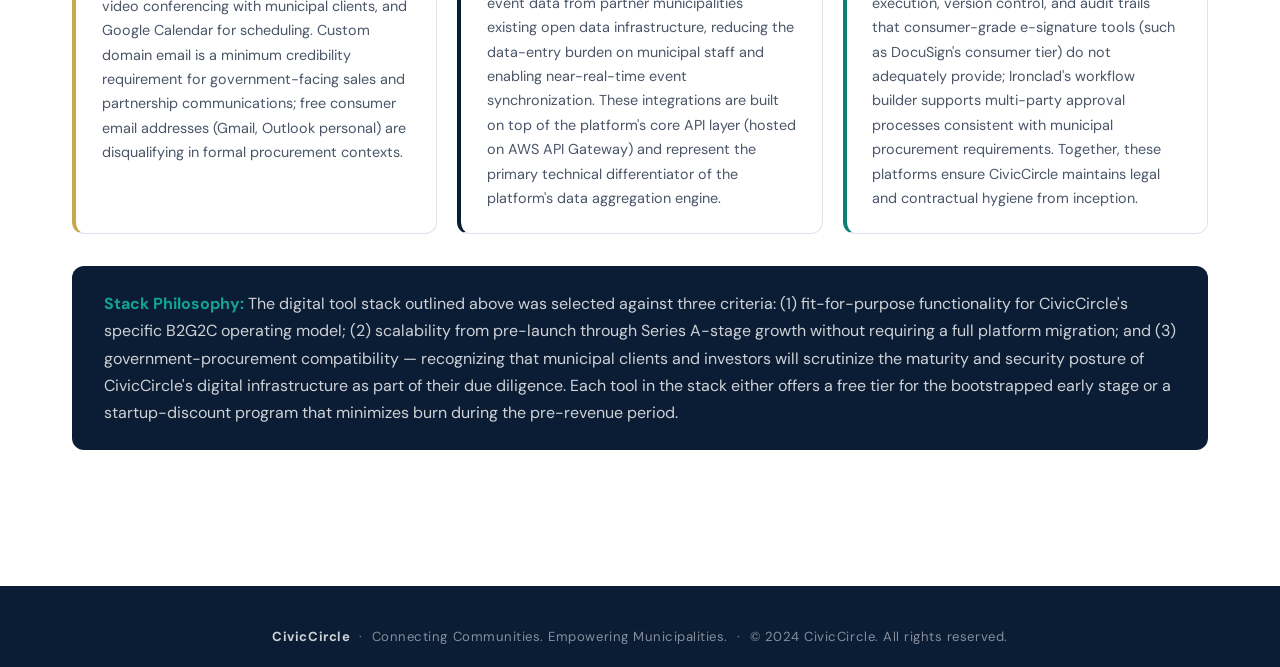
<file: online.html>
<!DOCTYPE html>
<html lang="en">
<head>
  <meta charset="UTF-8" />
  <meta name="viewport" content="width=device-width, initial-scale=1.0" />
  <title>Online Presence — CivicCircle</title>
  <link rel="stylesheet" href="styles.css" />
  <style>
    /* ── Online-page specific styles ── */
    .toc-nav {
      background: var(--gray-50);
      border: 1px solid var(--gray-200);
      border-radius: var(--radius-md);
      padding: 1.5rem 2rem;
      margin-bottom: 3rem;
    }
    .toc-nav p.label { margin-bottom: .75rem; }
    .toc-nav ol {
      list-style: decimal;
      padding-left: 1.2rem;
      display: grid;
      grid-template-columns: repeat(auto-fit, minmax(240px, 1fr));
      gap: .35rem .5rem;
    }
    .toc-nav ol li { font-size: .9rem; }
    .toc-nav ol li a { color: var(--blue); }
    .toc-nav ol li a:hover { text-decoration: underline; }

    .content-section {
      margin-bottom: 4rem;
      scroll-margin-top: 80px;
    }
    .content-section .section-num {
      font-family: 'DM Mono', monospace;
      font-size: .7rem;
      letter-spacing: .14em;
      text-transform: uppercase;
      color: var(--gray-400);
      margin-bottom: .35rem;
      display: block;
    }
    .content-section h2 {
      font-size: clamp(1.5rem, 3vw, 2.1rem);
      margin-bottom: 1.25rem;
      padding-bottom: .75rem;
      border-bottom: 2px solid var(--gray-100);
    }
    .content-section h2 span { color: var(--teal); }
    .content-section p { margin-bottom: 1rem; }
    .content-section p:last-child { margin-bottom: 0; }

    /* Domain card */
    .domain-card {
      background: var(--navy);
      border-radius: var(--radius-lg);
      padding: 2rem 2.5rem;
      margin: 1.5rem 0;
      display: flex;
      align-items: center;
      gap: 2rem;
      flex-wrap: wrap;
    }
    .domain-url {
      font-family: 'DM Mono', monospace;
      font-size: clamp(1.1rem, 3vw, 1.6rem);
      color: var(--teal-light);
      font-weight: 500;
      flex: 1;
      min-width: 200px;
    }
    .domain-badge {
      background: rgba(13,126,116,.2);
      color: var(--teal-light);
      border: 1px solid rgba(13,126,116,.3);
      border-radius: 100px;
      padding: .4rem 1.1rem;
      font-size: .78rem;
      font-weight: 600;
      letter-spacing: .06em;
      text-transform: uppercase;
      white-space: nowrap;
    }
    .domain-badge.secondary {
      background: rgba(46,123,202,.15);
      color: #7DB8E8;
      border-color: rgba(46,123,202,.25);
    }

    /* Social platform cards */
    .social-grid {
      display: grid;
      grid-template-columns: repeat(auto-fit, minmax(260px, 1fr));
      gap: 1.25rem;
      margin: 1.5rem 0;
    }
    .social-card {
      background: var(--white);
      border: 1px solid var(--gray-200);
      border-radius: var(--radius-md);
      padding: 1.5rem;
      display: flex;
      flex-direction: column;
      gap: .5rem;
      transition: box-shadow var(--transition), transform var(--transition);
    }
    .social-card:hover {
      box-shadow: var(--shadow-md);
      transform: translateY(-2px);
    }
    .social-card .platform-icon {
      font-size: 1.5rem;
      margin-bottom: .25rem;
    }
    .social-card .platform-name {
      font-family: 'Cormorant Garamond', serif;
      font-size: 1.2rem;
      font-weight: 600;
      color: var(--navy);
    }
    .social-card .handle {
      font-family: 'DM Mono', monospace;
      font-size: .85rem;
      color: var(--teal);
      font-weight: 500;
    }
    .social-card p {
      font-size: .88rem;
      line-height: 1.55;
      margin-top: .25rem;
    }
    .avail-badge {
      display: inline-flex;
      align-items: center;
      gap: .35rem;
      font-size: .72rem;
      font-weight: 600;
      letter-spacing: .05em;
      text-transform: uppercase;
      margin-top: .5rem;
    }
    .avail-badge::before {
      content: '';
      width: 7px; height: 7px;
      border-radius: 50%;
      background: currentColor;
    }
    .avail-badge.available { color: var(--teal); }
    .avail-badge.check     { color: #C9A84C; }

    /* Payment cards */
    .payment-grid {
      display: grid;
      grid-template-columns: repeat(auto-fit, minmax(280px, 1fr));
      gap: 1.5rem;
      margin: 1.5rem 0;
    }
    .payment-card {
      background: var(--gray-50);
      border: 1px solid var(--gray-200);
      border-radius: var(--radius-md);
      padding: 1.5rem 1.75rem;
    }
    .payment-card .payment-name {
      font-family: 'Cormorant Garamond', serif;
      font-size: 1.25rem;
      font-weight: 700;
      color: var(--navy);
      margin-bottom: .2rem;
    }
    .payment-card .payment-role {
      font-size: .78rem;
      color: var(--teal);
      font-weight: 600;
      letter-spacing: .05em;
      text-transform: uppercase;
      margin-bottom: .75rem;
    }
    .payment-card p { font-size: .91rem; }

    /* Tools grid */
    .tools-grid {
      display: grid;
      grid-template-columns: repeat(auto-fit, minmax(280px, 1fr));
      gap: 1.25rem;
      margin: 1.5rem 0;
    }
    .tool-card {
      background: var(--white);
      border: 1px solid var(--gray-200);
      border-radius: var(--radius-md);
      padding: 1.4rem 1.6rem;
      border-left: 4px solid var(--teal);
      transition: box-shadow var(--transition);
    }
    .tool-card:hover { box-shadow: var(--shadow-md); }
    .tool-card.blue { border-left-color: var(--blue); }
    .tool-card.gold { border-left-color: var(--gold); }
    .tool-card.navy { border-left-color: var(--navy); }
    .tool-card h4 { color: var(--navy); margin-bottom: .15rem; }
    .tool-card .category {
      font-size: .72rem;
      letter-spacing: .08em;
      text-transform: uppercase;
      color: var(--gray-400);
      margin-bottom: .6rem;
      display: block;
    }
    .tool-card p { font-size: .9rem; }
  </style>
</head>
<body>

  <!-- ═══════════════════════════════════════════
       NAVIGATION
  ════════════════════════════════════════════ -->
  <nav class="site-nav">
    <div class="nav-inner">
      <a href="index.html" class="nav-logo">
        <span class="logo-dot"></span>
        CivicCircle
      </a>
      <ul class="nav-links">
        <li><a href="index.html">Home</a></li>
        <li><a href="about.html">About</a></li>
        <li><a href="startup.html">Startup</a></li>
        <li><a href="marketing.html">Marketing</a></li>
        <li><a href="name.html">Name</a></li>
        <li><a href="online.html" class="active">Online</a></li>
      </ul>
    </div>
  </nav>

  <!-- ═══════════════════════════════════════════
       PAGE HERO
  ════════════════════════════════════════════ -->
  <header class="page-hero">
    <div class="hero-inner">
      <span class="label">Digital Infrastructure</span>
      <h1>Online Presence</h1>
      <p>A comprehensive accounting of the domain, social media, payment, and digital operations infrastructure CivicCircle will deploy to execute its B2G2C business model.</p>
    </div>
  </header>

  <!-- ═══════════════════════════════════════════
       MAIN CONTENT
  ════════════════════════════════════════════ -->
  <main class="section">

    <!-- Table of Contents -->
    <div class="toc-nav">
      <p class="label">Contents</p>
      <ol>
        <li><a href="#domain">Domain Name &amp; Website URL</a></li>
        <li><a href="#social">Social Media Platforms &amp; Handles</a></li>
        <li><a href="#payment">Payment Platforms</a></li>
        <li><a href="#tools">Additional Digital Resources &amp; Tools</a></li>
      </ol>
    </div>

    <!-- ── 1. Domain ── -->
    <div class="content-section" id="domain">
      <span class="section-num">Section 01</span>
      <h2>Domain Name &amp; <span>Website URL</span></h2>

      <p>The domain name a venture chooses is its primary address on the internet and functions as a brand asset in its own right. For CivicCircle, domain selection must balance brand fidelity (the domain should reflect the product name exactly or nearly), credibility in a government-facing sales context (professional TLDs signal institutional legitimacy), and commercial availability.</p>

      <p><strong>Primary venture domain (not the domain of this course assignment):</strong></p>

      <div class="domain-card">
        <div class="domain-url">www.civiccircle.io</div>
        <div class="domain-badge">Primary Domain</div>
      </div>

      <div class="domain-card" style="background:var(--navy-mid); margin-top:-.75rem; border-radius:0 0 var(--radius-lg) var(--radius-lg); padding-top:1.25rem;">
        <div class="domain-url" style="font-size:1rem; color:rgba(255,255,255,.6);">civiccircle.com &nbsp;·&nbsp; civiccircle.co &nbsp;·&nbsp; civiccircle.gov (inapplicable)</div>
        <div class="domain-badge secondary">Acquire / Redirect</div>
      </div>

      <p style="margin-top:1.5rem;"><strong>Why .io as the primary TLD:</strong> The <code>.io</code> TLD has become the standard identifier for technology platforms, SaaS products, and developer-facing tools. For a civic technology platform targeting sophisticated government procurement officers and civic technology directors, <code>.io</code> signals a technology-native product in a way that <code>.com</code> — which carries associations with general commerce — does not. The <code>.io</code> TLD also remains commercially distinct from <code>.gov</code> (reserved for U.S. government entities), avoiding any perception of fraudulent affiliation with government bodies, which would be particularly damaging in a government-facing market.</p>

      <div class="highlight-box">
        <p><strong>Availability Determination Process:</strong> Domain availability for <code>civiccircle.io</code> was assessed through the following methods: (1) direct query through domain registrar WHOIS lookup tools (Namecheap, GoDaddy, and ICANN WHOIS); (2) search for any operating business or web presence resolving at that address; and (3) cross-referencing with the trademark clearance analysis conducted for the "CivicCircle" mark, which found no large-scale commercial entity using the name as a primary brand identity. The <code>.io</code> registry does not require residency or organizational eligibility, making it accessible for U.S.-based ventures. Domains in the <code>.io</code> namespace typically retail for $30–$60/year.</p>
      </div>

      <p><strong>Strategy for <code>.com</code>:</strong> Independently of the <code>.io</code> primary domain, CivicCircle should make every reasonable effort to acquire <code>civiccircle.com</code> — either through direct registration if available, or through acquisition from any current registrant if it is parked or dormant. The <code>.com</code> TLD remains the dominant expectation for general internet users, and failure to own the <code>.com</code> equivalent of a brand creates a persistent risk of user confusion and traffic leakage. Both <code>civiccircle.com</code> and <code>civiccircle.co</code> should redirect to the primary <code>.io</code> property.</p>
    </div>

    <hr class="divider" />

    <!-- ── 2. Social Media ── -->
    <div class="content-section" id="social">
      <span class="section-num">Section 02</span>
      <h2>Social Media Platforms <span>&amp; Handles</span></h2>

      <p>Social media strategy for CivicCircle serves a dual purpose: establishing the brand as a credible presence in the civic technology conversation (targeting government decision-makers, civic leaders, and policy professionals) while also building a direct audience of engaged residents who represent the end-user population the platform serves. The handle <strong>@CivicCircle</strong> will be pursued across all platforms as the primary identifier.</p>

      <p><strong>Handle availability</strong> was assessed through direct search on each platform's user search function, as well as through the third-party social media handle checker Namecheckr, which queries platform APIs to determine username availability in real time.</p>

      <div class="social-grid">

        <div class="social-card">
          <div class="platform-icon">💼</div>
          <div class="platform-name">LinkedIn</div>
          <div class="handle">linkedin.com/company/civiccircle</div>
          <span class="avail-badge available">Verify availability</span>
          <p>The highest-priority platform for CivicCircle's B2G sales motion. Municipal government officials, city managers, civic tech directors, and public administration professionals are active on LinkedIn. A Company Page under "CivicCircle" enables direct outreach to decision-makers, publication of thought leadership content about civic engagement and government technology, and job posting as the team grows. LinkedIn is the primary platform for government-sector B2B brand building.</p>
        </div>

        <div class="social-card">
          <div class="platform-icon">𝕏</div>
          <div class="platform-name">X (Twitter)</div>
          <div class="handle">@CivicCircle</div>
          <span class="avail-badge available">Verify availability</span>
          <p>X/Twitter remains the most active platform for the civic technology community, public policy discourse, and government transparency advocates. The #CivicTech and #GovTech hashtag ecosystems on X provide direct access to an existing audience of civic technologists, local government professionals, and civic-engagement nonprofits who represent both potential partners and potential municipal referral sources. X is also the primary platform through which journalists and policy reporters monitor emerging civic technology ventures.</p>
        </div>

        <div class="social-card">
          <div class="platform-icon">📸</div>
          <div class="platform-name">Instagram</div>
          <div class="handle">@CivicCircle</div>
          <span class="avail-badge available">Verify availability</span>
          <p>Instagram serves CivicCircle's consumer-facing (C) brand-building function, targeting the civic-engaged resident audience who will use the platform's event-discovery features. Visual content — event highlights, community stories, behind-the-scenes city government moments, and resident testimonials — drives awareness and builds an emotional connection to the platform's mission. Instagram Reels and Stories are particularly effective for reaching younger resident demographics in urban centers, the primary early-adopter audience for a civic engagement tool.</p>
        </div>

        <div class="social-card">
          <div class="platform-icon">▶</div>
          <div class="platform-name">YouTube</div>
          <div class="handle">@CivicCircle</div>
          <span class="avail-badge available">Verify availability</span>
          <p>YouTube functions as CivicCircle's long-form content and product education channel. Platform onboarding walkthroughs, municipal administrator tutorial videos, and "How CivicCircle Works" explainer content will be hosted here and embedded across the website and in sales collateral. YouTube content is also indexable by Google, providing SEO benefits for searches related to civic tech platforms, government event software, and resident engagement tools. A dedicated channel allows CivicCircle to build a library of searchable educational assets over time.</p>
        </div>

        <div class="social-card">
          <div class="platform-icon">in</div>
          <div class="platform-name">Facebook</div>
          <div class="handle">facebook.com/CivicCircle</div>
          <span class="avail-badge check">Check availability</span>
          <p>Facebook's relevance for CivicCircle is tied to its continued dominance as a community-organizing and local-news-sharing platform among adult residents and community leaders — the exact demographic most likely to engage with civic events and local government programming. Facebook Groups and Facebook Events remain popular infrastructure for local civic activity, and a CivicCircle Business Page enables targeted advertising to resident demographics segmented by city, neighborhood, age, and civic interests. Facebook is a secondary platform, but should not be ignored in an audience that includes residents aged 35 and above.</p>
        </div>

        <div class="social-card">
          <div class="platform-icon">🔗</div>
          <div class="platform-name">Nextdoor</div>
          <div class="handle">CivicCircle (Business)</div>
          <span class="avail-badge check">Business account</span>
          <p>Nextdoor is a uniquely relevant platform for CivicCircle because it is explicitly organized around neighborhood-level community communication — the same geographic and civic layer CivicCircle serves. A Nextdoor Business Account allows CivicCircle to promote the platform directly within the neighborhoods served by partner municipalities. Nextdoor's "Local Deals" and neighborhood-targeted posts provide access to a hyper-local, civically-engaged resident base that is by definition interested in local events and community news, making it one of the highest-affinity audiences for CivicCircle's value proposition.</p>
        </div>

      </div>

      <div class="callout">
        <p><strong>Handle Squatting Contingency:</strong> In the event that <code>@CivicCircle</code> is unavailable on any given platform, the preferred fallback handle convention is <strong>@CivicCircleApp</strong> or <strong>@JoinCivicCircle</strong>, which are distinct, brand-consistent, and likely available. Vanity URL consistency across platforms is important for brand discoverability and should be treated as a Day 1 operational priority alongside domain acquisition. Namecheckr, KnowEm, and Namechk are all viable tools for simultaneously checking handle availability across 100+ platforms in a single search.</p>
      </div>
    </div>

    <hr class="divider" />

    <!-- ── 3. Payment ── -->
    <div class="content-section" id="payment">
      <span class="section-num">Section 03</span>
      <h2>Payment <span>Platforms</span></h2>

      <p>CivicCircle's revenue model operates across two distinct transaction types: (1) SaaS subscription fees billed to municipal government clients on an annual or multi-year contract basis (B2G), and (2) potentially freemium-to-premium conversion payments from individual residents who upgrade to enhanced platform features (C). These two transaction types have very different payment infrastructure requirements and risk profiles.</p>

      <div class="payment-grid">

        <div class="payment-card">
          <div class="payment-name">Stripe</div>
          <div class="payment-role">Primary Payment Processor — SaaS &amp; Consumer</div>
          <p>Stripe is CivicCircle's recommended primary payment processor. Stripe's infrastructure is purpose-built for subscription-based SaaS billing, offering recurring billing management, proration handling, trial period logic, invoice generation, and webhook integration with CRM and accounting systems. For the B2G revenue stream, Stripe supports ACH bank transfers and wire transfer options — critical because most municipal governments are legally prohibited from paying by credit card for contracts above a certain dollar threshold and operate on net-30 to net-90 payment cycles. Stripe's built-in support for ACH direct debit (via Stripe's "Bacs" and "ACH Debit" payment methods) makes it compatible with government procurement payment norms. For the consumer-facing premium tier, Stripe's card payment processing and Apple Pay/Google Pay integrations provide the frictionless checkout experience that resident-users expect from mobile applications. Stripe's developer API documentation is also the most comprehensive in the industry, reducing integration complexity for the engineering team.</p>
        </div>

        <div class="payment-card">
          <div class="payment-name">Bill.com</div>
          <div class="payment-role">Government Accounts Payable Integration</div>
          <p>For larger municipal contracts — particularly those exceeding $10,000/year — CivicCircle should integrate with Bill.com (now BILL), which is widely used by government finance departments and accounts payable teams for managing vendor invoices, approval workflows, and ACH disbursements. Many municipalities require vendors to be registered in their AP systems, and Bill.com's widespread adoption in local government financial operations makes it a pragmatic integration priority. Bill.com handles invoice routing, multi-approver workflows, and audit trails in a format that is familiar to government finance staff, reducing friction in the procurement and payment process for municipal clients.</p>
        </div>

        <div class="payment-card">
          <div class="payment-name">Stripe Tax / Avalara</div>
          <div class="payment-role">Tax Compliance Layer</div>
          <p>SaaS tax compliance is one of the most complex and rapidly changing areas of business law, particularly for platforms that may operate across multiple U.S. states with varying digital services tax regimes (economic nexus rules, marketplace facilitator laws). CivicCircle should deploy Stripe Tax (Stripe's built-in tax calculation engine) from launch to automate sales tax calculation, collection, and remittance. As the platform scales and transaction volume grows, migrating to Avalara — the enterprise-grade tax compliance platform used by most mid-market and enterprise SaaS companies — provides greater coverage depth and state-specific audit support. Government-to-business invoices may qualify for state tax exemptions, which both platforms are equipped to manage through exemption certificate processing.</p>
        </div>

      </div>
    </div>

    <hr class="divider" />

    <!-- ── 4. Other Digital Resources ── -->
    <div class="content-section" id="tools">
      <span class="section-num">Section 04</span>
      <h2>Additional Digital Resources <span>&amp; Tools</span></h2>

      <p>Beyond the domain, social media, and payment infrastructure, CivicCircle's operational model requires a suite of integrated digital tools spanning customer relationship management, email marketing, website functionality, customer support, and internal collaboration. The tools outlined below represent the core digital stack for the venture's initial operating period.</p>

      <div class="tools-grid">

        <div class="tool-card">
          <span class="category">CRM</span>
          <h4>HubSpot CRM</h4>
          <p>HubSpot's free-tier CRM will manage CivicCircle's government prospect pipeline, tracking outreach to city managers, IT directors, and procurement officials across target municipalities. The CRM records contact history, stages deals through a custom municipal sales pipeline, and integrates with email for automated follow-up sequences. As the sales motion scales, HubSpot's Sales Hub provides sequence automation, meeting scheduling, and deal forecasting tools built for B2B (and B2G) sales cycles. HubSpot's Marketing Hub integration also enables attribution tracking, connecting marketing touchpoints to closed government contracts.</p>
        </div>

        <div class="tool-card blue">
          <span class="category">Email Marketing</span>
          <h4>Mailchimp</h4>
          <p>Mailchimp manages CivicCircle's outbound email marketing to both segments: government prospect nurture sequences (featuring civic tech case studies, platform updates, and event ROI data for municipal decision-makers) and resident user communications (platform updates, featured community events, and civic engagement tips). Mailchimp's audience segmentation allows CivicCircle to maintain separate lists for government contacts and consumer users with appropriately tailored messaging. Mailchimp's transactional email add-on (Mandrill) handles platform-triggered notifications, such as event alerts and account confirmations.</p>
        </div>

        <div class="tool-card gold">
          <span class="category">Customer Support</span>
          <h4>Intercom</h4>
          <p>Intercom serves CivicCircle's dual-audience customer support function, delivering an in-app chat widget for resident users encountering platform issues and a help-desk ticketing system for municipal administrator support requests. Intercom's product tours and in-app onboarding flows are particularly valuable for CivicCircle's municipal clients, who may include staff with limited SaaS experience — guided onboarding reduces churn and shortens time-to-value for new government partners. The platform's chatbot functionality can handle Tier 1 resident inquiries (event lookup, account issues) without human intervention, keeping support costs low in the early operational period.</p>
        </div>

        <div class="tool-card navy">
          <span class="category">Analytics</span>
          <h4>Google Analytics 4 + Mixpanel</h4>
          <p>Google Analytics 4 (GA4) tracks website traffic, user acquisition sources, geographic distribution of visitors, and conversion funnel performance for the venture website. Mixpanel, a product analytics platform, tracks in-app behavior within the CivicCircle platform itself — event discovery patterns, feature adoption rates, resident retention, and the behavioral signals that predict churn or upgrade intent. Together, GA4 and Mixpanel give the team a complete picture of both marketing performance and product-level engagement, enabling data-informed decisions about feature prioritization and go-to-market adjustments.</p>
        </div>

        <div class="tool-card">
          <span class="category">Website CMS &amp; Hosting</span>
          <h4>Webflow + AWS</h4>
          <p>The CivicCircle marketing website (the venture website, distinct from this course-assignment site) will be built and managed in Webflow — a no-code CMS that allows the marketing team to publish content, update landing pages, and manage the blog without engineering support. The platform application itself (the event-aggregation interface) will be hosted on Amazon Web Services (AWS), specifically utilizing Elastic Beanstalk for application hosting, S3 for asset storage, and RDS (PostgreSQL) for the structured municipal event database. AWS's FedRAMP authorization programs are particularly important for government clients who may require vendor data to be stored in FedRAMP-compliant environments.</p>
        </div>

        <div class="tool-card blue">
          <span class="category">Internal Collaboration</span>
          <h4>Notion + Slack</h4>
          <p>Notion serves as CivicCircle's internal knowledge base — housing the product roadmap, government partner documentation, meeting notes, operational playbooks, and onboarding materials. Slack handles real-time team communication and integrates with HubSpot, GitHub, and Intercom to surface CRM updates, product deployments, and support escalations in the appropriate team channels. Both tools are standard in the early-stage SaaS operating environment and require minimal configuration overhead at the team sizes anticipated for CivicCircle's initial operating period.</p>
        </div>

        <div class="tool-card gold">
          <span class="category">Email Infrastructure</span>
          <h4>Google Workspace</h4>
          <p>CivicCircle will operate all internal and external email communications through Google Workspace (Gmail) under the <code>@civiccircle.io</code> domain. Google Workspace provides professional email addresses for all team members and government-facing communications (e.g., <code>partnerships@civiccircle.io</code>, <code>support@civiccircle.io</code>), Google Drive for document management, Google Meet for video conferencing with municipal clients, and Google Calendar for scheduling. Custom domain email is a minimum credibility requirement for government-facing sales and partnership communications; free consumer email addresses (Gmail, Outlook personal) are disqualifying in formal procurement contexts.</p>
        </div>

        <div class="tool-card navy">
          <span class="category">Government Data Integration</span>
          <h4>Open311 / Socrata API</h4>
          <p>CivicCircle's core technical function — aggregating local civic events from municipal sources — requires integration with government data portals and open standards APIs. Open311 is a standardized municipal API for government service requests and open data, and Socrata (now Tyler Data &amp; Insights) is the dominant open data platform used by city and county governments. CivicCircle will integrate with both to ingest structured civic event data from partner municipalities' existing open data infrastructure, reducing the data-entry burden on municipal staff and enabling near-real-time event synchronization. These integrations are built on top of the platform's core API layer (hosted on AWS API Gateway) and represent the primary technical differentiator of the platform's data aggregation engine.</p>
        </div>

        <div class="tool-card">
          <span class="category">Legal &amp; Compliance</span>
          <h4>Clerky + Ironclad</h4>
          <p>Clerky provides CivicCircle's legal document infrastructure for standard startup legal operations — incorporating the entity, issuing equity, onboarding contractors, and preparing SAFE or equity agreements for investors. Ironclad, a digital contract management platform, manages the municipal partnership agreements and SaaS subscription contracts that govern CivicCircle's B2G relationships. Government contracts require formal execution, version control, and audit trails that consumer-grade e-signature tools (such as DocuSign's consumer tier) do not adequately provide; Ironclad's workflow builder supports multi-party approval processes consistent with municipal procurement requirements. Together, these platforms ensure CivicCircle maintains legal and contractual hygiene from inception.</p>
        </div>

      </div>

      <div class="callout" style="margin-top:2rem;">
        <p><strong>Stack Philosophy:</strong> The digital tool stack outlined above was selected against three criteria: (1) fit-for-purpose functionality for CivicCircle's specific B2G2C operating model; (2) scalability from pre-launch through Series A-stage growth without requiring a full platform migration; and (3) government-procurement compatibility — recognizing that municipal clients and investors will scrutinize the maturity and security posture of CivicCircle's digital infrastructure as part of their due diligence. Each tool in the stack either offers a free tier for the bootstrapped early stage or a startup-discount program that minimizes burn during the pre-revenue period.</p>
      </div>
    </div>

  </main>

  <!-- ═══════════════════════════════════════════
       FOOTER
  ════════════════════════════════════════════ -->
  <footer class="site-footer">
    <strong>CivicCircle</strong> &nbsp;·&nbsp; Connecting Communities. Empowering Municipalities. &nbsp;·&nbsp; © 2024 CivicCircle. All rights reserved.
  </footer>

</body>
</html>
</file>
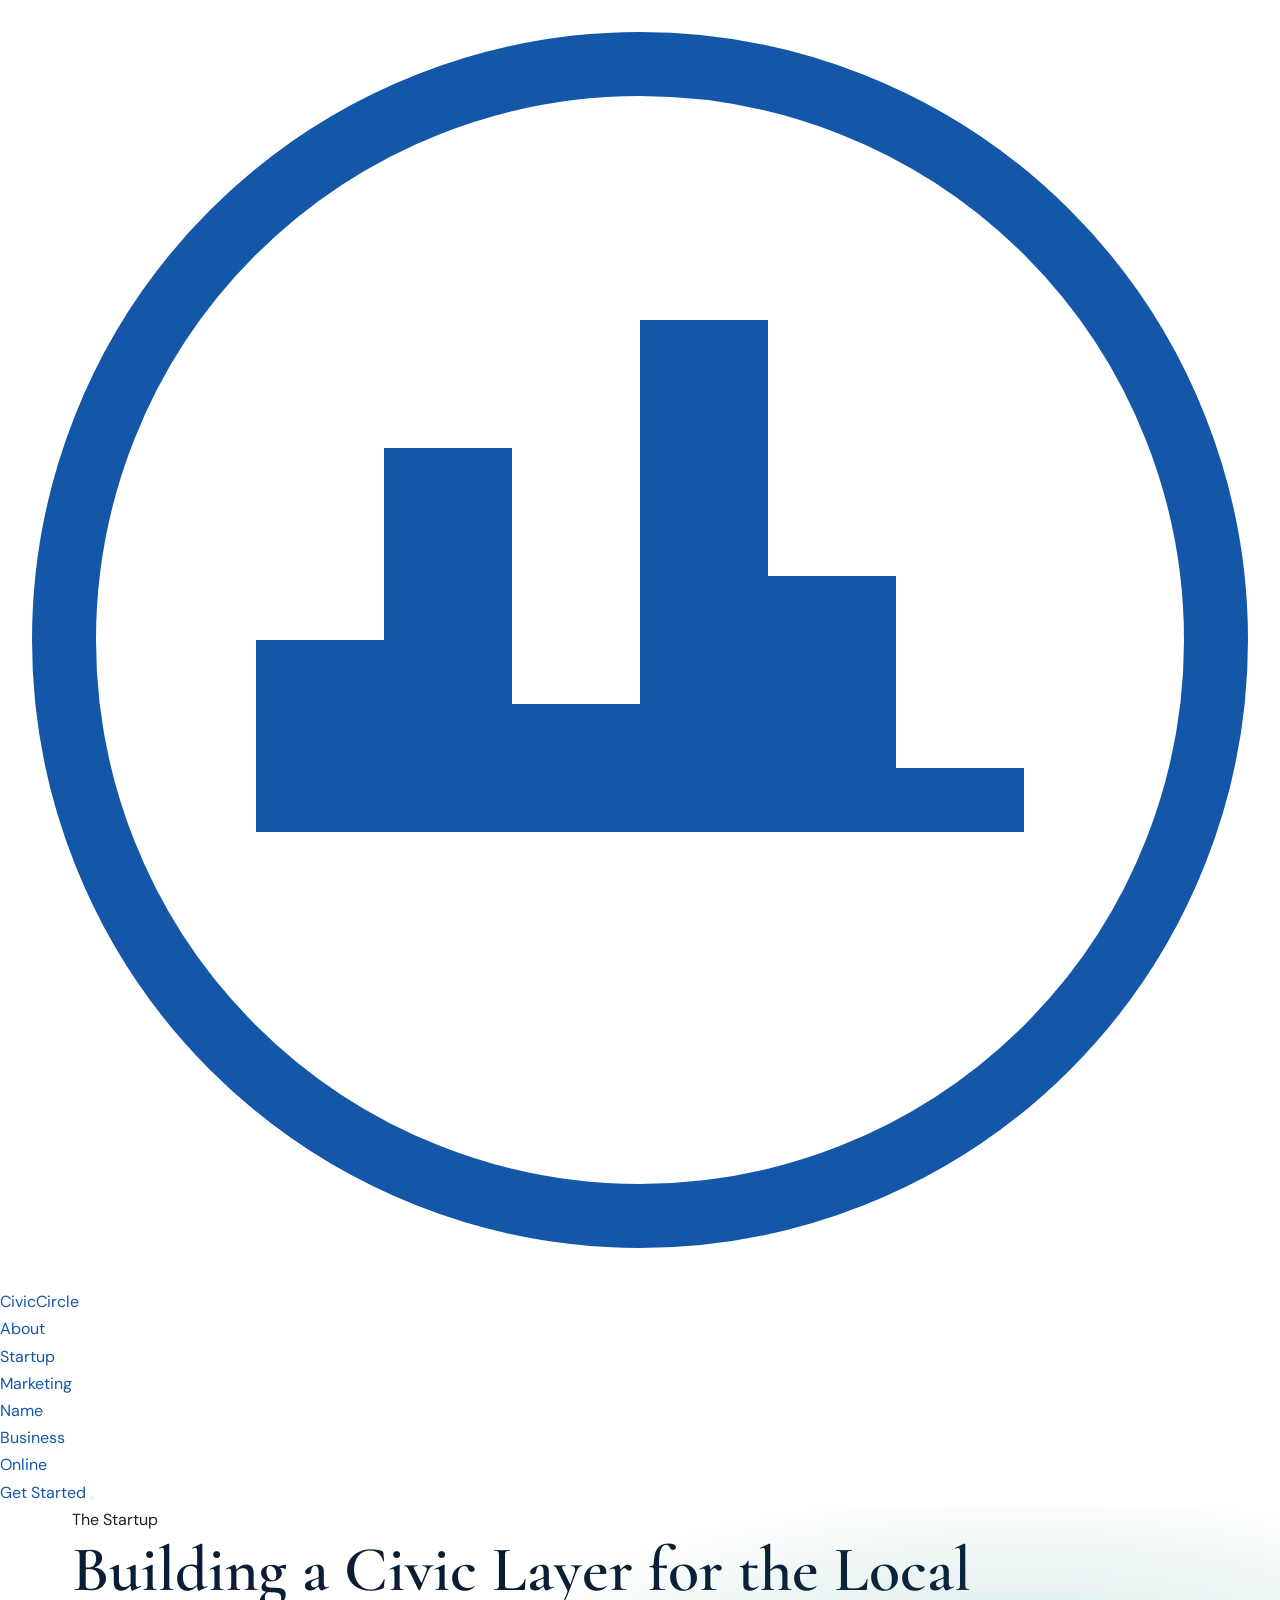
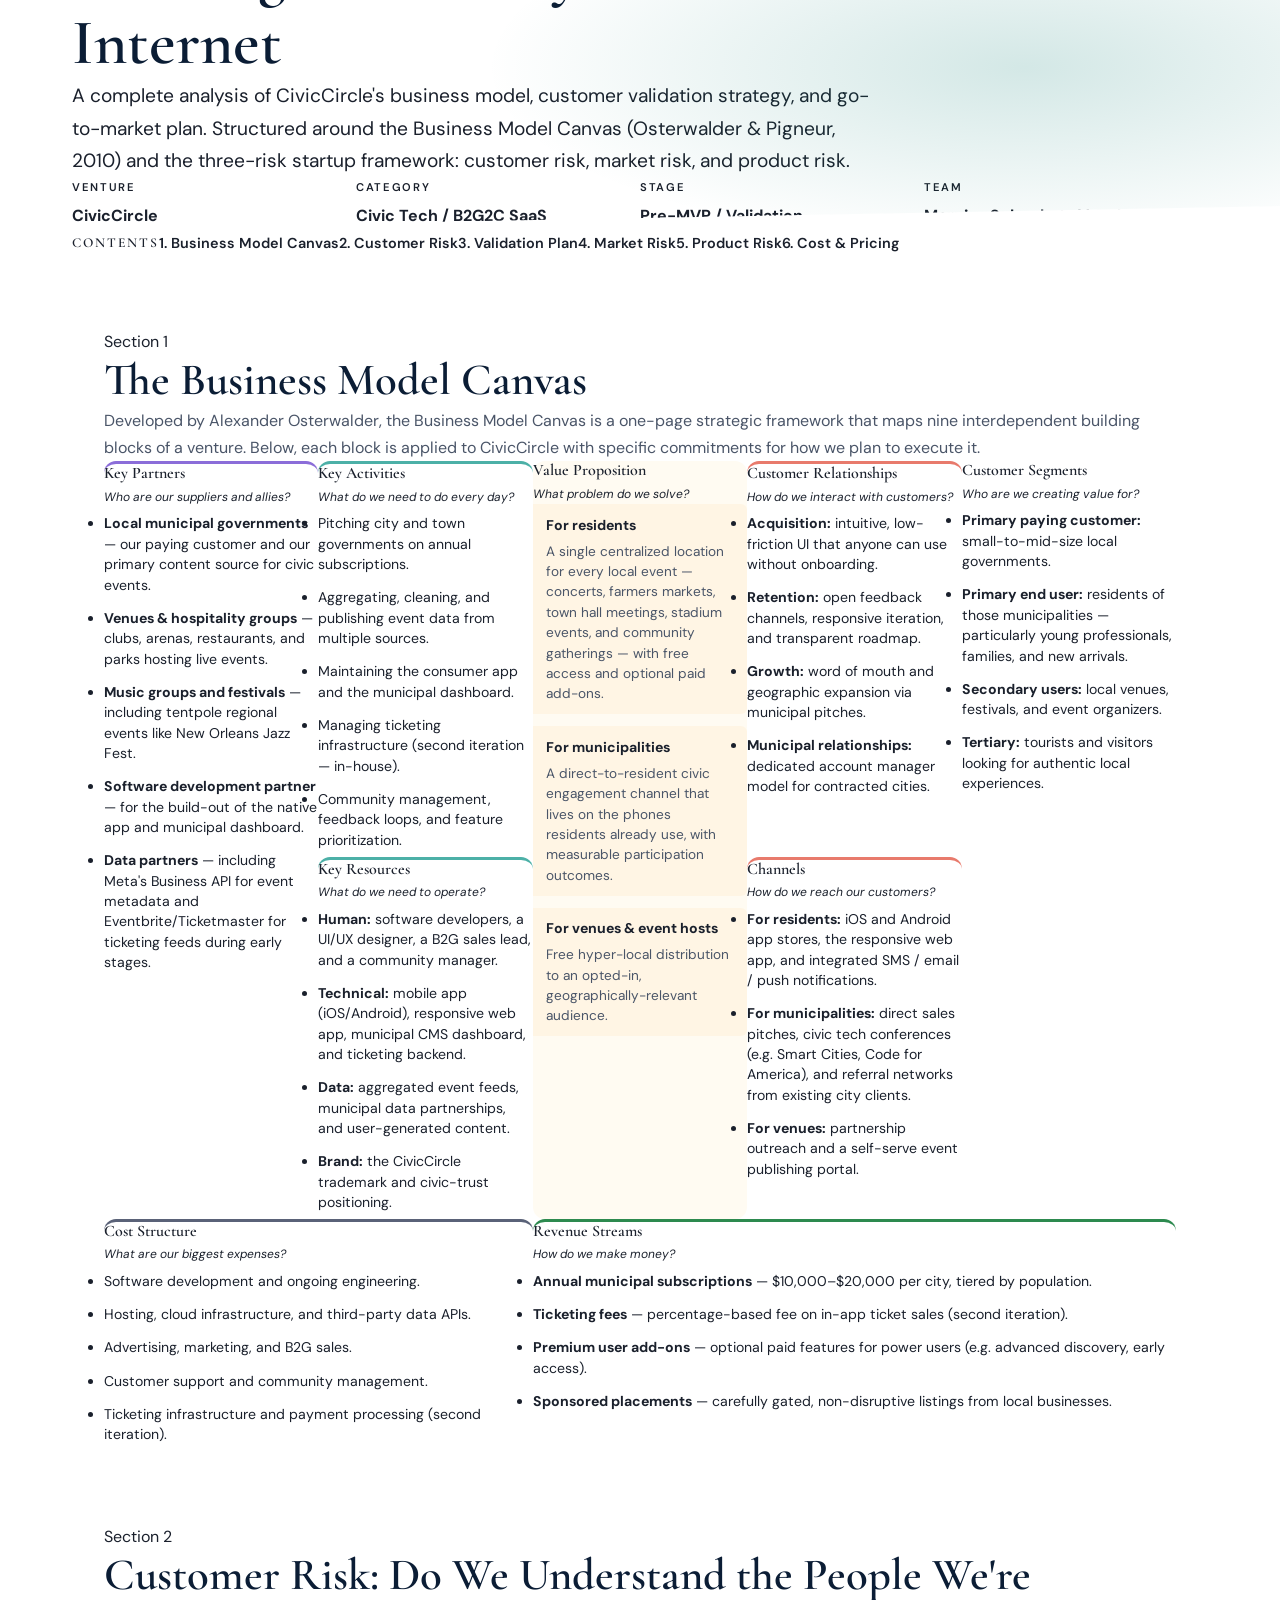
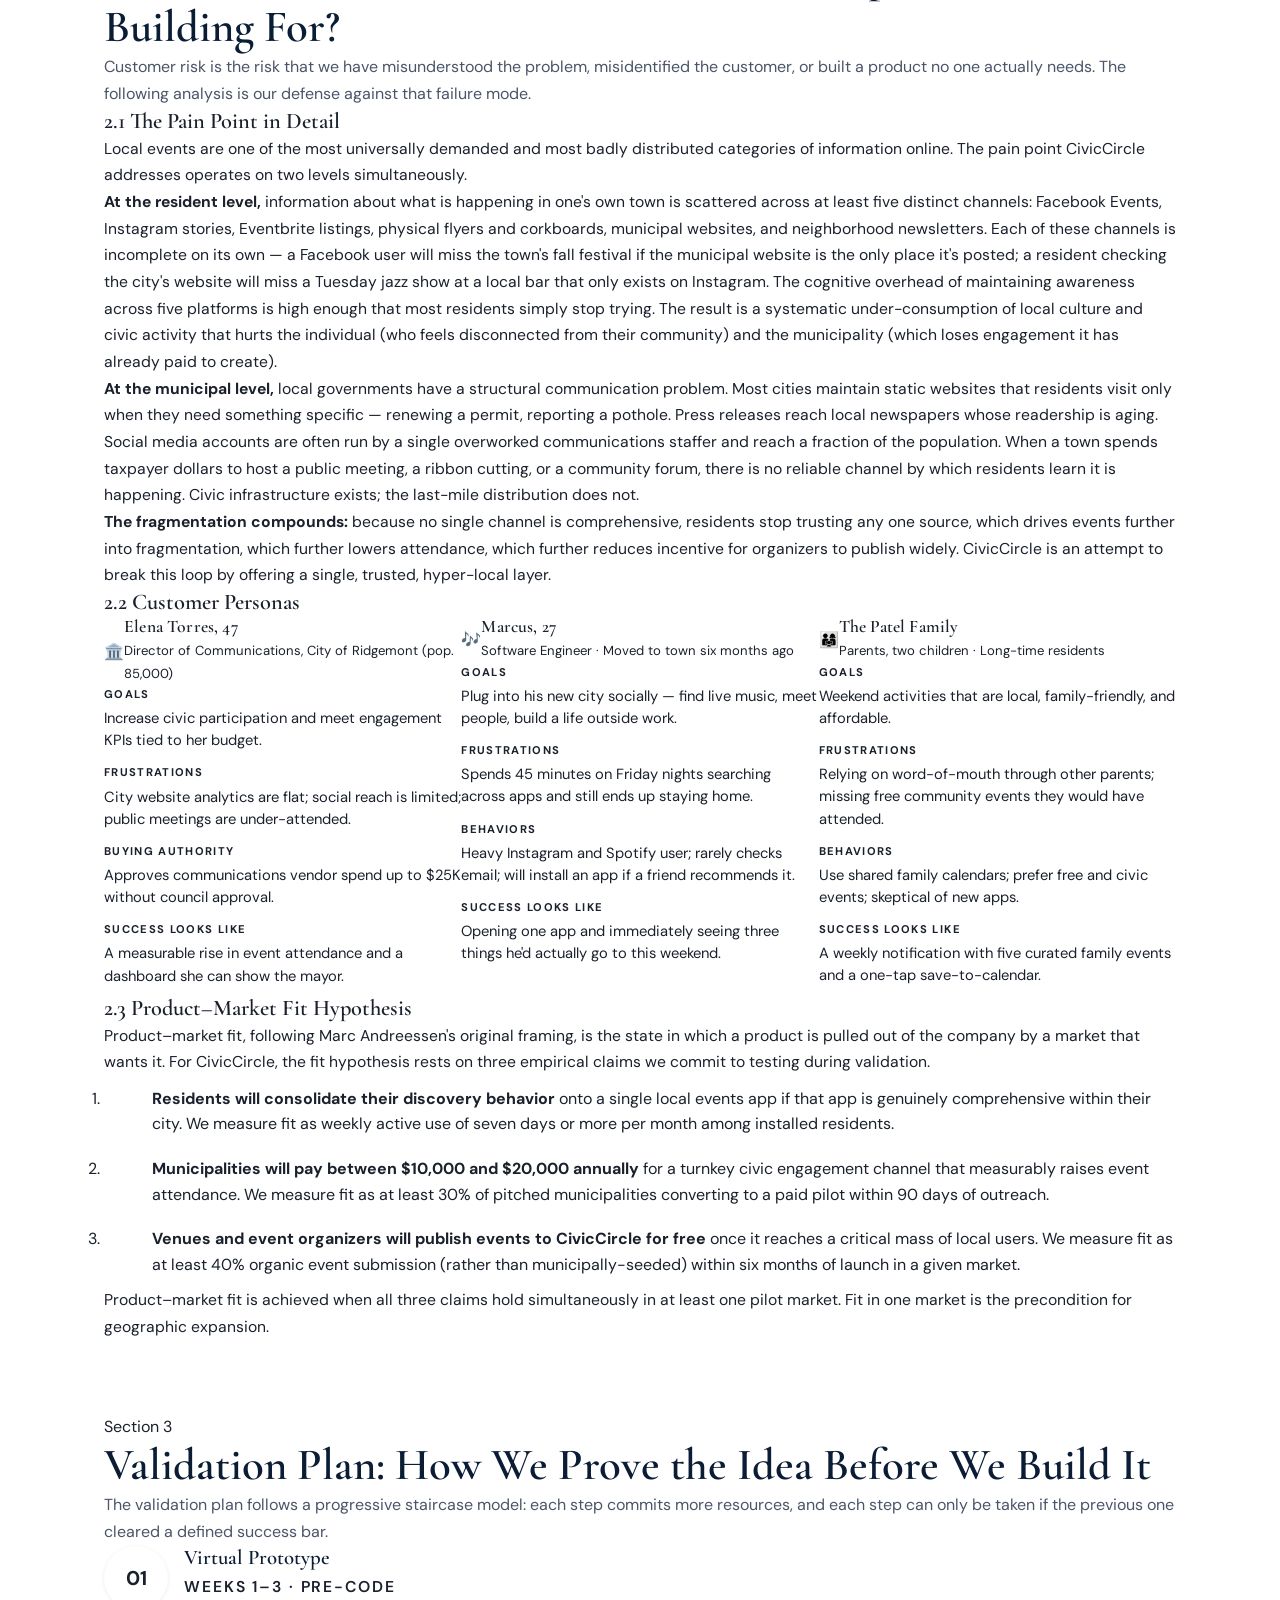
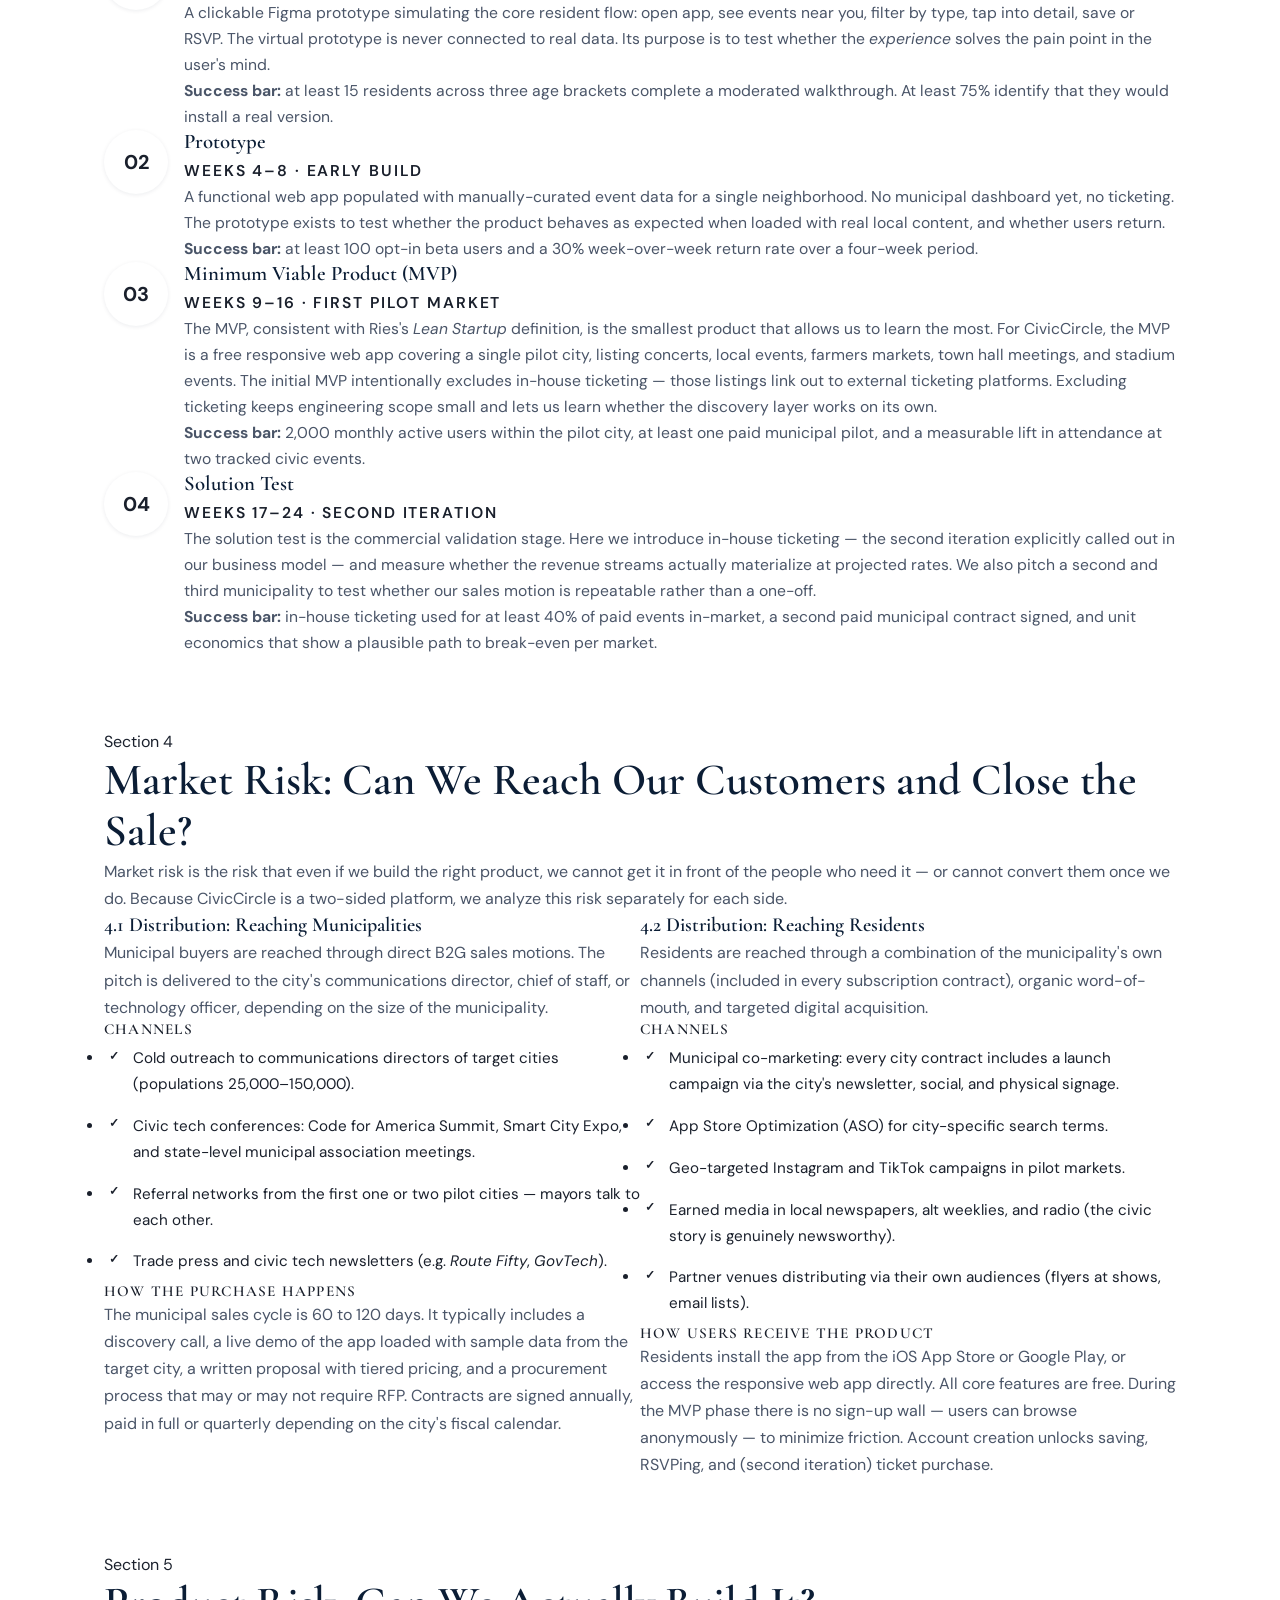
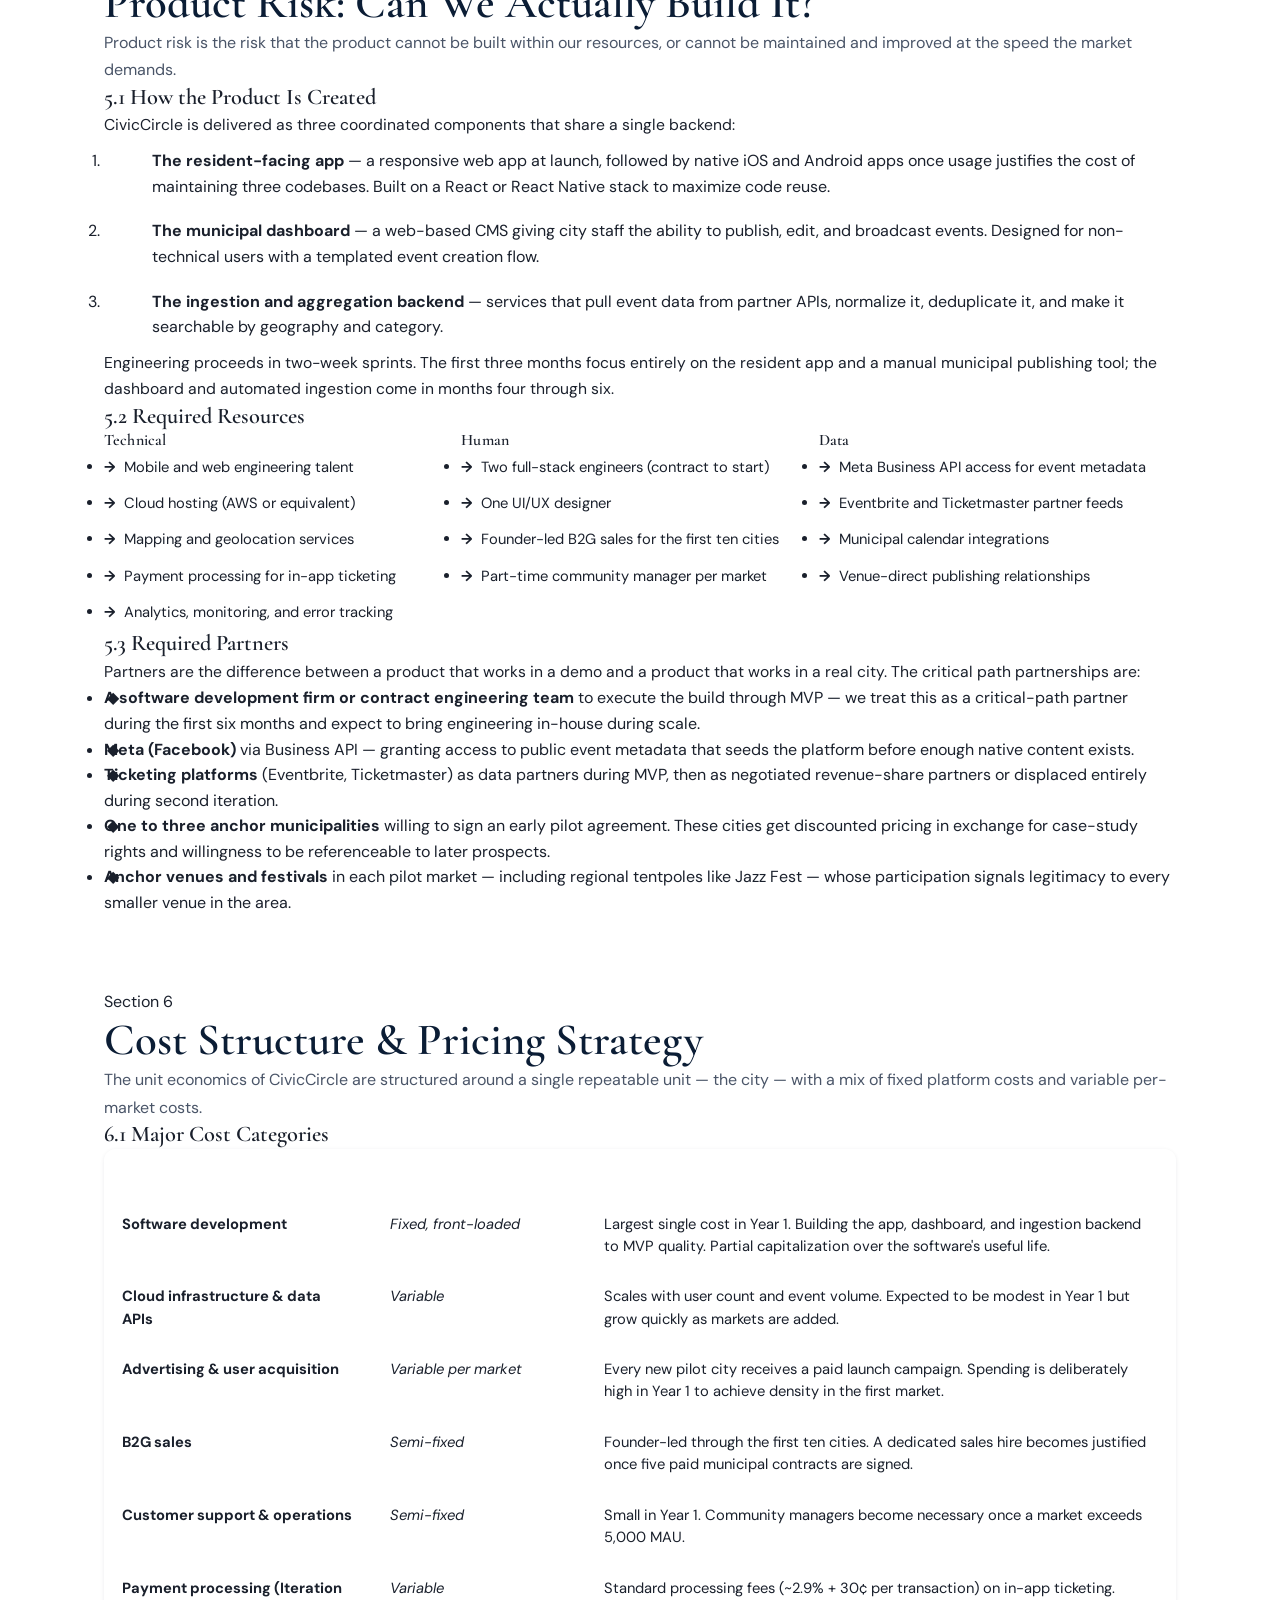
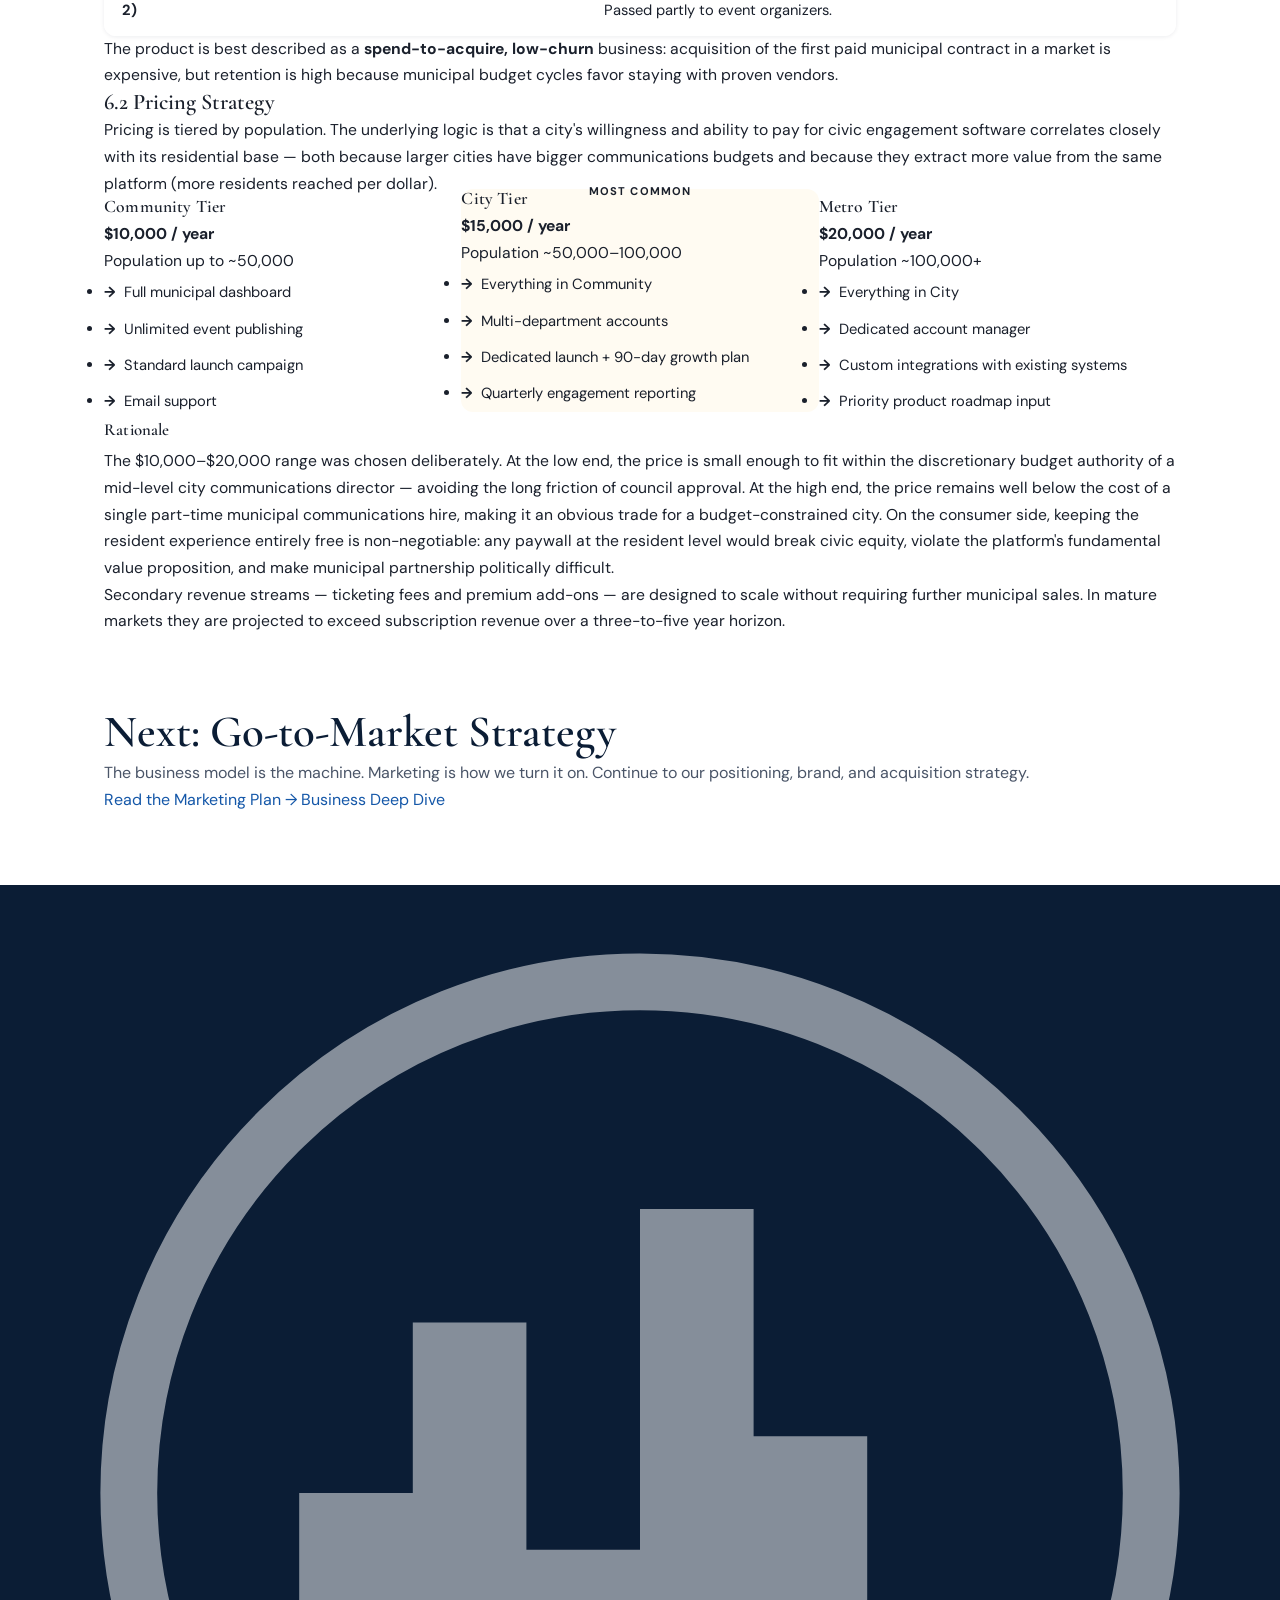
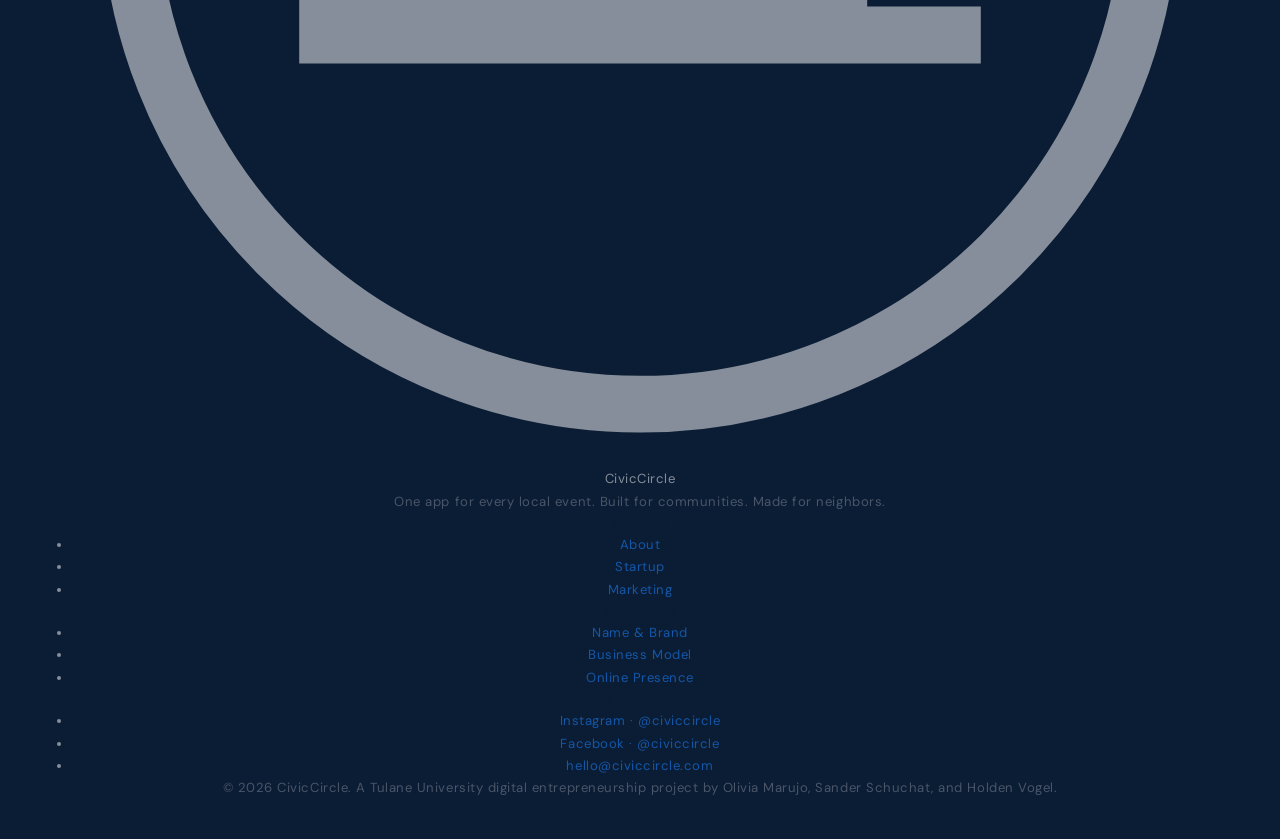
<file: startup.html>
<!DOCTYPE html>
<html lang="en">
<head>
  <meta charset="UTF-8" />
  <meta name="viewport" content="width=device-width, initial-scale=1.0" />
  <title>Startup — CivicCircle</title>
  <meta name="description" content="Full Business Model Canvas, customer validation plan, market risk analysis, and pricing strategy for the CivicCircle local events platform." />
  <link rel="stylesheet" href="styles.css" />
  <link rel="stylesheet" href="startup.css" />
</head>
<body>

  <!-- ============================================= -->
  <!-- NAVIGATION BAR (shared across site)           -->
  <!-- ============================================= -->
  <header class="site-header">
    <div class="nav-container">
      <a href="index.html" class="brand" aria-label="CivicCircle home">
        <svg class="logo-mark" viewBox="0 0 40 40" aria-hidden="true">
          <circle cx="20" cy="20" r="18" fill="none" stroke="currentColor" stroke-width="2"/>
          <path d="M8 26 L8 20 L12 20 L12 14 L16 14 L16 22 L20 22 L20 10 L24 10 L24 18 L28 18 L28 24 L32 24 L32 26 Z" fill="currentColor"/>
        </svg>
        <span class="brand-name">CivicCircle</span>
      </a>
      <nav class="primary-nav" aria-label="Primary">
        <ul>
          <li><a href="about.html">About</a></li>
          <li><a href="startup.html" aria-current="page">Startup</a></li>
          <li><a href="marketing.html">Marketing</a></li>
          <li><a href="name.html">Name</a></li>
          <li><a href="business.html">Business</a></li>
          <li><a href="online.html">Online</a></li>
        </ul>
      </nav>
      <a href="index.html#cta-final" class="btn btn-primary nav-cta">Get Started</a>
      <button class="nav-toggle" aria-label="Toggle menu" aria-expanded="false">
        <span></span><span></span><span></span>
      </button>
    </div>
  </header>

  <main>

    <!-- ============================================= -->
    <!-- PAGE HERO — introduces the report            -->
    <!-- ============================================= -->
    <section class="page-hero">
      <div class="container">
        <span class="section-kicker">The Startup</span>
        <h1>Building a Civic Layer for the Local Internet</h1>
        <p class="page-hero-lead">
          A complete analysis of CivicCircle's business model, customer validation strategy, and go-to-market plan. Structured around the Business Model Canvas (Osterwalder & Pigneur, 2010) and the three-risk startup framework: customer risk, market risk, and product risk.
        </p>
        <!-- Sticky report-style meta -->
        <dl class="report-meta">
          <div><dt>Venture</dt><dd>CivicCircle</dd></div>
          <div><dt>Category</dt><dd>Civic Tech / B2G2C SaaS</dd></div>
          <div><dt>Stage</dt><dd>Pre-MVP / Validation</dd></div>
          <div><dt>Team</dt><dd>Marujo · Schuchat · Vogel</dd></div>
        </dl>
      </div>
    </section>

    <!-- ============================================= -->
    <!-- TABLE OF CONTENTS — jump nav                  -->
    <!-- ============================================= -->
    <section class="toc-section">
      <div class="container">
        <nav class="toc" aria-label="Page contents">
          <h2 class="toc-title">Contents</h2>
          <ol>
            <li><a href="#bmc">1. Business Model Canvas</a></li>
            <li><a href="#customer-risk">2. Customer Risk</a></li>
            <li><a href="#validation">3. Validation Plan</a></li>
            <li><a href="#market-risk">4. Market Risk</a></li>
            <li><a href="#product-risk">5. Product Risk</a></li>
            <li><a href="#cost-pricing">6. Cost & Pricing</a></li>
          </ol>
        </nav>
      </div>
    </section>

    <!-- ============================================= -->
    <!-- 1. BUSINESS MODEL CANVAS                      -->
    <!-- All 9 blocks, rendered as a grid              -->
    <!-- ============================================= -->
    <section class="section" id="bmc" aria-labelledby="bmc-heading">
      <div class="container">
        <span class="section-kicker">Section 1</span>
        <h2 id="bmc-heading">The Business Model Canvas</h2>
        <p class="section-lead">
          Developed by Alexander Osterwalder, the Business Model Canvas is a one-page strategic framework that maps nine interdependent building blocks of a venture. Below, each block is applied to CivicCircle with specific commitments for how we plan to execute it.
        </p>

        <!-- Canvas grid layout -->
        <div class="bmc-grid">

          <div class="bmc-block bmc-partners">
            <h3>Key Partners</h3>
            <p class="bmc-question">Who are our suppliers and allies?</p>
            <ul>
              <li><strong>Local municipal governments</strong> — our paying customer and our primary content source for civic events.</li>
              <li><strong>Venues &amp; hospitality groups</strong> — clubs, arenas, restaurants, and parks hosting live events.</li>
              <li><strong>Music groups and festivals</strong> — including tentpole regional events like New Orleans Jazz Fest.</li>
              <li><strong>Software development partner</strong> — for the build-out of the native app and municipal dashboard.</li>
              <li><strong>Data partners</strong> — including Meta's Business API for event metadata and Eventbrite/Ticketmaster for ticketing feeds during early stages.</li>
            </ul>
          </div>

          <div class="bmc-block bmc-activities">
            <h3>Key Activities</h3>
            <p class="bmc-question">What do we need to do every day?</p>
            <ul>
              <li>Pitching city and town governments on annual subscriptions.</li>
              <li>Aggregating, cleaning, and publishing event data from multiple sources.</li>
              <li>Maintaining the consumer app and the municipal dashboard.</li>
              <li>Managing ticketing infrastructure (second iteration — in-house).</li>
              <li>Community management, feedback loops, and feature prioritization.</li>
            </ul>
          </div>

          <div class="bmc-block bmc-value">
            <h3>Value Proposition</h3>
            <p class="bmc-question">What problem do we solve?</p>
            <div class="value-stack">
              <div class="value-item">
                <strong>For residents</strong>
                <p>A single centralized location for every local event — concerts, farmers markets, town hall meetings, stadium events, and community gatherings — with free access and optional paid add-ons.</p>
              </div>
              <div class="value-item">
                <strong>For municipalities</strong>
                <p>A direct-to-resident civic engagement channel that lives on the phones residents already use, with measurable participation outcomes.</p>
              </div>
              <div class="value-item">
                <strong>For venues &amp; event hosts</strong>
                <p>Free hyper-local distribution to an opted-in, geographically-relevant audience.</p>
              </div>
            </div>
          </div>

          <div class="bmc-block bmc-relations">
            <h3>Customer Relationships</h3>
            <p class="bmc-question">How do we interact with customers?</p>
            <ul>
              <li><strong>Acquisition:</strong> intuitive, low-friction UI that anyone can use without onboarding.</li>
              <li><strong>Retention:</strong> open feedback channels, responsive iteration, and transparent roadmap.</li>
              <li><strong>Growth:</strong> word of mouth and geographic expansion via municipal pitches.</li>
              <li><strong>Municipal relationships:</strong> dedicated account manager model for contracted cities.</li>
            </ul>
          </div>

          <div class="bmc-block bmc-segments">
            <h3>Customer Segments</h3>
            <p class="bmc-question">Who are we creating value for?</p>
            <ul>
              <li><strong>Primary paying customer:</strong> small-to-mid-size local governments.</li>
              <li><strong>Primary end user:</strong> residents of those municipalities — particularly young professionals, families, and new arrivals.</li>
              <li><strong>Secondary users:</strong> local venues, festivals, and event organizers.</li>
              <li><strong>Tertiary:</strong> tourists and visitors looking for authentic local experiences.</li>
            </ul>
          </div>

          <div class="bmc-block bmc-resources">
            <h3>Key Resources</h3>
            <p class="bmc-question">What do we need to operate?</p>
            <ul>
              <li><strong>Human:</strong> software developers, a UI/UX designer, a B2G sales lead, and a community manager.</li>
              <li><strong>Technical:</strong> mobile app (iOS/Android), responsive web app, municipal CMS dashboard, and ticketing backend.</li>
              <li><strong>Data:</strong> aggregated event feeds, municipal data partnerships, and user-generated content.</li>
              <li><strong>Brand:</strong> the CivicCircle trademark and civic-trust positioning.</li>
            </ul>
          </div>

          <div class="bmc-block bmc-channels">
            <h3>Channels</h3>
            <p class="bmc-question">How do we reach our customers?</p>
            <ul>
              <li><strong>For residents:</strong> iOS and Android app stores, the responsive web app, and integrated SMS / email / push notifications.</li>
              <li><strong>For municipalities:</strong> direct sales pitches, civic tech conferences (e.g. Smart Cities, Code for America), and referral networks from existing city clients.</li>
              <li><strong>For venues:</strong> partnership outreach and a self-serve event publishing portal.</li>
            </ul>
          </div>

          <div class="bmc-block bmc-cost">
            <h3>Cost Structure</h3>
            <p class="bmc-question">What are our biggest expenses?</p>
            <ul>
              <li>Software development and ongoing engineering.</li>
              <li>Hosting, cloud infrastructure, and third-party data APIs.</li>
              <li>Advertising, marketing, and B2G sales.</li>
              <li>Customer support and community management.</li>
              <li>Ticketing infrastructure and payment processing (second iteration).</li>
            </ul>
          </div>

          <div class="bmc-block bmc-revenue">
            <h3>Revenue Streams</h3>
            <p class="bmc-question">How do we make money?</p>
            <ul>
              <li><strong>Annual municipal subscriptions</strong> — $10,000–$20,000 per city, tiered by population.</li>
              <li><strong>Ticketing fees</strong> — percentage-based fee on in-app ticket sales (second iteration).</li>
              <li><strong>Premium user add-ons</strong> — optional paid features for power users (e.g. advanced discovery, early access).</li>
              <li><strong>Sponsored placements</strong> — carefully gated, non-disruptive listings from local businesses.</li>
            </ul>
          </div>

        </div>
      </div>
    </section>

    <!-- ============================================= -->
    <!-- 2. CUSTOMER RISK                              -->
    <!-- Pain, persona, product/market fit             -->
    <!-- ============================================= -->
    <section class="section section-alt" id="customer-risk" aria-labelledby="customer-heading">
      <div class="container">
        <span class="section-kicker">Section 2</span>
        <h2 id="customer-heading">Customer Risk: Do We Understand the People We're Building For?</h2>
        <p class="section-lead">
          Customer risk is the risk that we have misunderstood the problem, misidentified the customer, or built a product no one actually needs. The following analysis is our defense against that failure mode.
        </p>

        <!-- Pain point deep dive -->
        <article class="report-block">
          <h3>2.1 The Pain Point in Detail</h3>
          <p>
            Local events are one of the most universally demanded and most badly distributed categories of information online. The pain point CivicCircle addresses operates on two levels simultaneously.
          </p>
          <p>
            <strong>At the resident level,</strong> information about what is happening in one's own town is scattered across at least five distinct channels: Facebook Events, Instagram stories, Eventbrite listings, physical flyers and corkboards, municipal websites, and neighborhood newsletters. Each of these channels is incomplete on its own — a Facebook user will miss the town's fall festival if the municipal website is the only place it's posted; a resident checking the city's website will miss a Tuesday jazz show at a local bar that only exists on Instagram. The cognitive overhead of maintaining awareness across five platforms is high enough that most residents simply stop trying. The result is a systematic under-consumption of local culture and civic activity that hurts the individual (who feels disconnected from their community) and the municipality (which loses engagement it has already paid to create).
          </p>
          <p>
            <strong>At the municipal level,</strong> local governments have a structural communication problem. Most cities maintain static websites that residents visit only when they need something specific — renewing a permit, reporting a pothole. Press releases reach local newspapers whose readership is aging. Social media accounts are often run by a single overworked communications staffer and reach a fraction of the population. When a town spends taxpayer dollars to host a public meeting, a ribbon cutting, or a community forum, there is no reliable channel by which residents learn it is happening. Civic infrastructure exists; the last-mile distribution does not.
          </p>
          <p>
            <strong>The fragmentation compounds:</strong> because no single channel is comprehensive, residents stop trusting any one source, which drives events further into fragmentation, which further lowers attendance, which further reduces incentive for organizers to publish widely. CivicCircle is an attempt to break this loop by offering a single, trusted, hyper-local layer.
          </p>
        </article>

        <!-- Personas -->
        <article class="report-block">
          <h3>2.2 Customer Personas</h3>

          <div class="persona-detail-grid">
            <div class="persona-detail">
              <div class="persona-detail-head">
                <div class="persona-avatar persona-avatar-civic" aria-hidden="true">🏛️</div>
                <div>
                  <h4>Elena Torres, 47</h4>
                  <p class="persona-role">Director of Communications, City of Ridgemont (pop. 85,000)</p>
                </div>
              </div>
              <dl class="persona-dl">
                <dt>Goals</dt>
                <dd>Increase civic participation and meet engagement KPIs tied to her budget.</dd>
                <dt>Frustrations</dt>
                <dd>City website analytics are flat; social reach is limited; public meetings are under-attended.</dd>
                <dt>Buying authority</dt>
                <dd>Approves communications vendor spend up to $25K without council approval.</dd>
                <dt>Success looks like</dt>
                <dd>A measurable rise in event attendance and a dashboard she can show the mayor.</dd>
              </dl>
            </div>

            <div class="persona-detail">
              <div class="persona-detail-head">
                <div class="persona-avatar persona-avatar-resident" aria-hidden="true">🎶</div>
                <div>
                  <h4>Marcus, 27</h4>
                  <p class="persona-role">Software Engineer · Moved to town six months ago</p>
                </div>
              </div>
              <dl class="persona-dl">
                <dt>Goals</dt>
                <dd>Plug into his new city socially — find live music, meet people, build a life outside work.</dd>
                <dt>Frustrations</dt>
                <dd>Spends 45 minutes on Friday nights searching across apps and still ends up staying home.</dd>
                <dt>Behaviors</dt>
                <dd>Heavy Instagram and Spotify user; rarely checks email; will install an app if a friend recommends it.</dd>
                <dt>Success looks like</dt>
                <dd>Opening one app and immediately seeing three things he'd actually go to this weekend.</dd>
              </dl>
            </div>

            <div class="persona-detail">
              <div class="persona-detail-head">
                <div class="persona-avatar persona-avatar-resident" aria-hidden="true">👨‍👩‍👧</div>
                <div>
                  <h4>The Patel Family</h4>
                  <p class="persona-role">Parents, two children · Long-time residents</p>
                </div>
              </div>
              <dl class="persona-dl">
                <dt>Goals</dt>
                <dd>Weekend activities that are local, family-friendly, and affordable.</dd>
                <dt>Frustrations</dt>
                <dd>Relying on word-of-mouth through other parents; missing free community events they would have attended.</dd>
                <dt>Behaviors</dt>
                <dd>Use shared family calendars; prefer free and civic events; skeptical of new apps.</dd>
                <dt>Success looks like</dt>
                <dd>A weekly notification with five curated family events and a one-tap save-to-calendar.</dd>
              </dl>
            </div>
          </div>
        </article>

        <!-- Product-market fit -->
        <article class="report-block">
          <h3>2.3 Product–Market Fit Hypothesis</h3>
          <p>
            Product–market fit, following Marc Andreessen's original framing, is the state in which a product is pulled out of the company by a market that wants it. For CivicCircle, the fit hypothesis rests on three empirical claims we commit to testing during validation.
          </p>
          <ol class="numbered-list">
            <li><strong>Residents will consolidate their discovery behavior</strong> onto a single local events app if that app is genuinely comprehensive within their city. We measure fit as weekly active use of seven days or more per month among installed residents.</li>
            <li><strong>Municipalities will pay between $10,000 and $20,000 annually</strong> for a turnkey civic engagement channel that measurably raises event attendance. We measure fit as at least 30% of pitched municipalities converting to a paid pilot within 90 days of outreach.</li>
            <li><strong>Venues and event organizers will publish events to CivicCircle for free</strong> once it reaches a critical mass of local users. We measure fit as at least 40% organic event submission (rather than municipally-seeded) within six months of launch in a given market.</li>
          </ol>
          <p>
            Product–market fit is achieved when all three claims hold simultaneously in at least one pilot market. Fit in one market is the precondition for geographic expansion.
          </p>
        </article>
      </div>
    </section>

    <!-- ============================================= -->
    <!-- 3. VALIDATION PLAN                            -->
    <!-- MVP, virtual prototype, prototype, solution test -->
    <!-- ============================================= -->
    <section class="section" id="validation" aria-labelledby="validation-heading">
      <div class="container">
        <span class="section-kicker">Section 3</span>
        <h2 id="validation-heading">Validation Plan: How We Prove the Idea Before We Build It</h2>
        <p class="section-lead">
          The validation plan follows a progressive staircase model: each step commits more resources, and each step can only be taken if the previous one cleared a defined success bar.
        </p>

        <!-- Validation staircase -->
        <div class="staircase">
          <div class="stair stair-1">
            <div class="stair-num">01</div>
            <div class="stair-body">
              <h3>Virtual Prototype</h3>
              <p class="stair-tag">Weeks 1–3 · Pre-code</p>
              <p>
                A clickable Figma prototype simulating the core resident flow: open app, see events near you, filter by type, tap into detail, save or RSVP. The virtual prototype is never connected to real data. Its purpose is to test whether the <em>experience</em> solves the pain point in the user's mind.
              </p>
              <p><strong>Success bar:</strong> at least 15 residents across three age brackets complete a moderated walkthrough. At least 75% identify that they would install a real version.</p>
            </div>
          </div>

          <div class="stair stair-2">
            <div class="stair-num">02</div>
            <div class="stair-body">
              <h3>Prototype</h3>
              <p class="stair-tag">Weeks 4–8 · Early build</p>
              <p>
                A functional web app populated with manually-curated event data for a single neighborhood. No municipal dashboard yet, no ticketing. The prototype exists to test whether the product behaves as expected when loaded with real local content, and whether users return.
              </p>
              <p><strong>Success bar:</strong> at least 100 opt-in beta users and a 30% week-over-week return rate over a four-week period.</p>
            </div>
          </div>

          <div class="stair stair-3">
            <div class="stair-num">03</div>
            <div class="stair-body">
              <h3>Minimum Viable Product (MVP)</h3>
              <p class="stair-tag">Weeks 9–16 · First pilot market</p>
              <p>
                The MVP, consistent with Ries's <em>Lean Startup</em> definition, is the smallest product that allows us to learn the most. For CivicCircle, the MVP is a free responsive web app covering a single pilot city, listing concerts, local events, farmers markets, town hall meetings, and stadium events. The initial MVP intentionally excludes in-house ticketing — those listings link out to external ticketing platforms. Excluding ticketing keeps engineering scope small and lets us learn whether the discovery layer works on its own.
              </p>
              <p><strong>Success bar:</strong> 2,000 monthly active users within the pilot city, at least one paid municipal pilot, and a measurable lift in attendance at two tracked civic events.</p>
            </div>
          </div>

          <div class="stair stair-4">
            <div class="stair-num">04</div>
            <div class="stair-body">
              <h3>Solution Test</h3>
              <p class="stair-tag">Weeks 17–24 · Second iteration</p>
              <p>
                The solution test is the commercial validation stage. Here we introduce in-house ticketing — the second iteration explicitly called out in our business model — and measure whether the revenue streams actually materialize at projected rates. We also pitch a second and third municipality to test whether our sales motion is repeatable rather than a one-off.
              </p>
              <p><strong>Success bar:</strong> in-house ticketing used for at least 40% of paid events in-market, a second paid municipal contract signed, and unit economics that show a plausible path to break-even per market.</p>
            </div>
          </div>
        </div>
      </div>
    </section>

    <!-- ============================================= -->
    <!-- 4. MARKET RISK                                -->
    <!-- Distribution, how customers buy & receive     -->
    <!-- ============================================= -->
    <section class="section section-alt" id="market-risk" aria-labelledby="market-heading">
      <div class="container">
        <span class="section-kicker">Section 4</span>
        <h2 id="market-heading">Market Risk: Can We Reach Our Customers and Close the Sale?</h2>
        <p class="section-lead">
          Market risk is the risk that even if we build the right product, we cannot get it in front of the people who need it — or cannot convert them once we do. Because CivicCircle is a two-sided platform, we analyze this risk separately for each side.
        </p>

        <!-- Two-sided distribution table -->
        <div class="market-grid">
          <article class="market-col">
            <h3>4.1 Distribution: Reaching Municipalities</h3>
            <p>
              Municipal buyers are reached through direct B2G sales motions. The pitch is delivered to the city's communications director, chief of staff, or technology officer, depending on the size of the municipality.
            </p>
            <h4>Channels</h4>
            <ul class="check-list-muted">
              <li>Cold outreach to communications directors of target cities (populations 25,000–150,000).</li>
              <li>Civic tech conferences: Code for America Summit, Smart City Expo, and state-level municipal association meetings.</li>
              <li>Referral networks from the first one or two pilot cities — mayors talk to each other.</li>
              <li>Trade press and civic tech newsletters (e.g. <em>Route Fifty</em>, <em>GovTech</em>).</li>
            </ul>
            <h4>How the Purchase Happens</h4>
            <p>
              The municipal sales cycle is 60 to 120 days. It typically includes a discovery call, a live demo of the app loaded with sample data from the target city, a written proposal with tiered pricing, and a procurement process that may or may not require RFP. Contracts are signed annually, paid in full or quarterly depending on the city's fiscal calendar.
            </p>
          </article>

          <article class="market-col">
            <h3>4.2 Distribution: Reaching Residents</h3>
            <p>
              Residents are reached through a combination of the municipality's own channels (included in every subscription contract), organic word-of-mouth, and targeted digital acquisition.
            </p>
            <h4>Channels</h4>
            <ul class="check-list-muted">
              <li>Municipal co-marketing: every city contract includes a launch campaign via the city's newsletter, social, and physical signage.</li>
              <li>App Store Optimization (ASO) for city-specific search terms.</li>
              <li>Geo-targeted Instagram and TikTok campaigns in pilot markets.</li>
              <li>Earned media in local newspapers, alt weeklies, and radio (the civic story is genuinely newsworthy).</li>
              <li>Partner venues distributing via their own audiences (flyers at shows, email lists).</li>
            </ul>
            <h4>How Users Receive the Product</h4>
            <p>
              Residents install the app from the iOS App Store or Google Play, or access the responsive web app directly. All core features are free. During the MVP phase there is no sign-up wall — users can browse anonymously — to minimize friction. Account creation unlocks saving, RSVPing, and (second iteration) ticket purchase.
            </p>
          </article>
        </div>
      </div>
    </section>

    <!-- ============================================= -->
    <!-- 5. PRODUCT RISK                               -->
    <!-- How product is created, resources, partners   -->
    <!-- ============================================= -->
    <section class="section" id="product-risk" aria-labelledby="product-heading">
      <div class="container">
        <span class="section-kicker">Section 5</span>
        <h2 id="product-heading">Product Risk: Can We Actually Build It?</h2>
        <p class="section-lead">
          Product risk is the risk that the product cannot be built within our resources, or cannot be maintained and improved at the speed the market demands.
        </p>

        <article class="report-block">
          <h3>5.1 How the Product Is Created</h3>
          <p>
            CivicCircle is delivered as three coordinated components that share a single backend:
          </p>
          <ol class="numbered-list">
            <li><strong>The resident-facing app</strong> — a responsive web app at launch, followed by native iOS and Android apps once usage justifies the cost of maintaining three codebases. Built on a React or React Native stack to maximize code reuse.</li>
            <li><strong>The municipal dashboard</strong> — a web-based CMS giving city staff the ability to publish, edit, and broadcast events. Designed for non-technical users with a templated event creation flow.</li>
            <li><strong>The ingestion and aggregation backend</strong> — services that pull event data from partner APIs, normalize it, deduplicate it, and make it searchable by geography and category.</li>
          </ol>
          <p>
            Engineering proceeds in two-week sprints. The first three months focus entirely on the resident app and a manual municipal publishing tool; the dashboard and automated ingestion come in months four through six.
          </p>
        </article>

        <article class="report-block">
          <h3>5.2 Required Resources</h3>
          <div class="resource-grid">
            <div class="resource-card">
              <h4>Technical</h4>
              <ul class="tight-list">
                <li>Mobile and web engineering talent</li>
                <li>Cloud hosting (AWS or equivalent)</li>
                <li>Mapping and geolocation services</li>
                <li>Payment processing for in-app ticketing</li>
                <li>Analytics, monitoring, and error tracking</li>
              </ul>
            </div>
            <div class="resource-card">
              <h4>Human</h4>
              <ul class="tight-list">
                <li>Two full-stack engineers (contract to start)</li>
                <li>One UI/UX designer</li>
                <li>Founder-led B2G sales for the first ten cities</li>
                <li>Part-time community manager per market</li>
              </ul>
            </div>
            <div class="resource-card">
              <h4>Data</h4>
              <ul class="tight-list">
                <li>Meta Business API access for event metadata</li>
                <li>Eventbrite and Ticketmaster partner feeds</li>
                <li>Municipal calendar integrations</li>
                <li>Venue-direct publishing relationships</li>
              </ul>
            </div>
          </div>
        </article>

        <article class="report-block">
          <h3>5.3 Required Partners</h3>
          <p>
            Partners are the difference between a product that works in a demo and a product that works in a real city. The critical path partnerships are:
          </p>
          <ul class="partner-list">
            <li>
              <strong>A software development firm or contract engineering team</strong> to execute the build through MVP — we treat this as a critical-path partner during the first six months and expect to bring engineering in-house during scale.
            </li>
            <li>
              <strong>Meta (Facebook)</strong> via Business API — granting access to public event metadata that seeds the platform before enough native content exists.
            </li>
            <li>
              <strong>Ticketing platforms</strong> (Eventbrite, Ticketmaster) as data partners during MVP, then as negotiated revenue-share partners or displaced entirely during second iteration.
            </li>
            <li>
              <strong>One to three anchor municipalities</strong> willing to sign an early pilot agreement. These cities get discounted pricing in exchange for case-study rights and willingness to be referenceable to later prospects.
            </li>
            <li>
              <strong>Anchor venues and festivals</strong> in each pilot market — including regional tentpoles like Jazz Fest — whose participation signals legitimacy to every smaller venue in the area.
            </li>
          </ul>
        </article>
      </div>
    </section>

    <!-- ============================================= -->
    <!-- 6. COST & PRICING                             -->
    <!-- Major costs + pricing strategy                -->
    <!-- ============================================= -->
    <section class="section section-alt" id="cost-pricing" aria-labelledby="cost-heading">
      <div class="container">
        <span class="section-kicker">Section 6</span>
        <h2 id="cost-heading">Cost Structure &amp; Pricing Strategy</h2>
        <p class="section-lead">
          The unit economics of CivicCircle are structured around a single repeatable unit — the city — with a mix of fixed platform costs and variable per-market costs.
        </p>

        <!-- Cost breakdown -->
        <article class="report-block">
          <h3>6.1 Major Cost Categories</h3>
          <div class="cost-table-wrap">
            <table class="cost-table">
              <thead>
                <tr>
                  <th>Category</th>
                  <th>Type</th>
                  <th>Year 1 Rationale</th>
                </tr>
              </thead>
              <tbody>
                <tr>
                  <td><strong>Software development</strong></td>
                  <td>Fixed, front-loaded</td>
                  <td>Largest single cost in Year 1. Building the app, dashboard, and ingestion backend to MVP quality. Partial capitalization over the software's useful life.</td>
                </tr>
                <tr>
                  <td><strong>Cloud infrastructure &amp; data APIs</strong></td>
                  <td>Variable</td>
                  <td>Scales with user count and event volume. Expected to be modest in Year 1 but grow quickly as markets are added.</td>
                </tr>
                <tr>
                  <td><strong>Advertising &amp; user acquisition</strong></td>
                  <td>Variable per market</td>
                  <td>Every new pilot city receives a paid launch campaign. Spending is deliberately high in Year 1 to achieve density in the first market.</td>
                </tr>
                <tr>
                  <td><strong>B2G sales</strong></td>
                  <td>Semi-fixed</td>
                  <td>Founder-led through the first ten cities. A dedicated sales hire becomes justified once five paid municipal contracts are signed.</td>
                </tr>
                <tr>
                  <td><strong>Customer support &amp; operations</strong></td>
                  <td>Semi-fixed</td>
                  <td>Small in Year 1. Community managers become necessary once a market exceeds 5,000 MAU.</td>
                </tr>
                <tr>
                  <td><strong>Payment processing (Iteration 2)</strong></td>
                  <td>Variable</td>
                  <td>Standard processing fees (~2.9% + 30¢ per transaction) on in-app ticketing. Passed partly to event organizers.</td>
                </tr>
              </tbody>
            </table>
          </div>
          <p class="footnote">
            The product is best described as a <strong>spend-to-acquire, low-churn</strong> business: acquisition of the first paid municipal contract in a market is expensive, but retention is high because municipal budget cycles favor staying with proven vendors.
          </p>
        </article>

        <!-- Pricing strategy -->
        <article class="report-block">
          <h3>6.2 Pricing Strategy</h3>
          <p>
            Pricing is tiered by population. The underlying logic is that a city's willingness and ability to pay for civic engagement software correlates closely with its residential base — both because larger cities have bigger communications budgets and because they extract more value from the same platform (more residents reached per dollar).
          </p>

          <div class="pricing-grid">
            <article class="price-card">
              <h4>Community Tier</h4>
              <p class="price-range">$10,000 / year</p>
              <p class="price-pop">Population up to ~50,000</p>
              <ul class="tight-list">
                <li>Full municipal dashboard</li>
                <li>Unlimited event publishing</li>
                <li>Standard launch campaign</li>
                <li>Email support</li>
              </ul>
            </article>

            <article class="price-card price-card-featured">
              <span class="price-badge">Most common</span>
              <h4>City Tier</h4>
              <p class="price-range">$15,000 / year</p>
              <p class="price-pop">Population ~50,000–100,000</p>
              <ul class="tight-list">
                <li>Everything in Community</li>
                <li>Multi-department accounts</li>
                <li>Dedicated launch + 90-day growth plan</li>
                <li>Quarterly engagement reporting</li>
              </ul>
            </article>

            <article class="price-card">
              <h4>Metro Tier</h4>
              <p class="price-range">$20,000 / year</p>
              <p class="price-pop">Population ~100,000+</p>
              <ul class="tight-list">
                <li>Everything in City</li>
                <li>Dedicated account manager</li>
                <li>Custom integrations with existing systems</li>
                <li>Priority product roadmap input</li>
              </ul>
            </article>
          </div>

          <h4>Rationale</h4>
          <p>
            The $10,000–$20,000 range was chosen deliberately. At the low end, the price is small enough to fit within the discretionary budget authority of a mid-level city communications director — avoiding the long friction of council approval. At the high end, the price remains well below the cost of a single part-time municipal communications hire, making it an obvious trade for a budget-constrained city. On the consumer side, keeping the resident experience entirely free is non-negotiable: any paywall at the resident level would break civic equity, violate the platform's fundamental value proposition, and make municipal partnership politically difficult.
          </p>
          <p>
            Secondary revenue streams — ticketing fees and premium add-ons — are designed to scale without requiring further municipal sales. In mature markets they are projected to exceed subscription revenue over a three-to-five year horizon.
          </p>
        </article>
      </div>
    </section>

    <!-- ============================================= -->
    <!-- SUMMARY / CLOSING                             -->
    <!-- ============================================= -->
    <section class="section cta-final">
      <div class="container cta-wrap">
        <h2>Next: Go-to-Market Strategy</h2>
        <p>The business model is the machine. Marketing is how we turn it on. Continue to our positioning, brand, and acquisition strategy.</p>
        <div class="cta-buttons">
          <a href="marketing.html" class="btn btn-primary btn-large">Read the Marketing Plan →</a>
          <a href="business.html" class="btn btn-ghost btn-large">Business Deep Dive</a>
        </div>
      </div>
    </section>

  </main>

  <!-- ============================================= -->
  <!-- FOOTER (shared)                               -->
  <!-- ============================================= -->
  <footer class="site-footer">
    <div class="container footer-grid">
      <div class="footer-brand">
        <div class="brand">
          <svg class="logo-mark" viewBox="0 0 40 40" aria-hidden="true">
            <circle cx="20" cy="20" r="18" fill="none" stroke="currentColor" stroke-width="2"/>
            <path d="M8 26 L8 20 L12 20 L12 14 L16 14 L16 22 L20 22 L20 10 L24 10 L24 18 L28 18 L28 24 L32 24 L32 26 Z" fill="currentColor"/>
          </svg>
          <span class="brand-name">CivicCircle</span>
        </div>
        <p>One app for every local event. Built for communities. Made for neighbors.</p>
      </div>
      <div class="footer-col">
        <h4>Explore</h4>
        <ul>
          <li><a href="about.html">About</a></li>
          <li><a href="startup.html">Startup</a></li>
          <li><a href="marketing.html">Marketing</a></li>
        </ul>
      </div>
      <div class="footer-col">
        <h4>Company</h4>
        <ul>
          <li><a href="name.html">Name &amp; Brand</a></li>
          <li><a href="business.html">Business Model</a></li>
          <li><a href="online.html">Online Presence</a></li>
        </ul>
      </div>
      <div class="footer-col">
        <h4>Connect</h4>
        <ul>
          <li><a href="#">Instagram · @civiccircle</a></li>
          <li><a href="#">Facebook · @civiccircle</a></li>
          <li><a href="mailto:hello@civiccircle.com">hello@civiccircle.com</a></li>
        </ul>
      </div>
    </div>
    <div class="footer-bottom">
      <p>© 2026 CivicCircle. A Tulane University digital entrepreneurship project by Olivia Marujo, Sander Schuchat, and Holden Vogel.</p>
    </div>
  </footer>

  <script src="script.js"></script>
</body>
</html>
</file>
<file: styles.css>
/* =============================================
   CIVICCIRCLE — SHARED DESIGN SYSTEM
   ============================================= */

@import url('https://fonts.googleapis.com/css2?family=Cormorant+Garamond:ital,wght@0,400;0,500;0,600;0,700;1,400;1,600&family=DM+Sans:ital,opsz,wght@0,9..40,300;0,9..40,400;0,9..40,500;0,9..40,600;1,9..40,300&family=DM+Mono:wght@400;500&display=swap');

/* ── Reset & Base ────────────────────────────── */
*, *::before, *::after { box-sizing: border-box; margin: 0; padding: 0; }

:root {
  --navy:       #0B1D35;
  --navy-mid:   #152D50;
  --blue:       #1457A8;
  --blue-light: #2E7BCA;
  --teal:       #0D7E74;
  --teal-light: #12A396;
  --cream:      #F7F5F0;
  --white:      #FFFFFF;
  --gray-50:    #F8FAFC;
  --gray-100:   #EEF2F7;
  --gray-200:   #DDE3ED;
  --gray-400:   #8D9BB0;
  --gray-600:   #4A5568;
  --gray-800:   #1A202C;
  --gold:       #C9A84C;
  --radius-sm:  6px;
  --radius-md:  12px;
  --radius-lg:  20px;
  --shadow-sm:  0 1px 4px rgba(11,29,53,.08);
  --shadow-md:  0 4px 20px rgba(11,29,53,.12);
  --shadow-lg:  0 12px 40px rgba(11,29,53,.16);
  --transition: 0.25s cubic-bezier(0.4,0,0.2,1);
}

html { scroll-behavior: smooth; }

body {
  font-family: 'DM Sans', sans-serif;
  font-size: 16px;
  line-height: 1.7;
  color: var(--gray-800);
  background: var(--white);
  -webkit-font-smoothing: antialiased;
}

/* ── Typography ──────────────────────────────── */
h1, h2, h3, h4, h5 {
  font-family: 'Cormorant Garamond', Georgia, serif;
  line-height: 1.15;
  color: var(--navy);
}
h1 { font-size: clamp(2.4rem, 5vw, 4rem); font-weight: 600; }
h2 { font-size: clamp(1.8rem, 3.5vw, 2.8rem); font-weight: 600; }
h3 { font-size: clamp(1.3rem, 2.5vw, 1.9rem); font-weight: 600; }
h4 { font-size: 1.15rem; font-weight: 600; letter-spacing: .01em; }
p  { color: var(--gray-600); }

.label {
  font-family: 'DM Mono', monospace;
  font-size: .72rem;
  letter-spacing: .12em;
  text-transform: uppercase;
  color: var(--teal);
  font-weight: 500;
}

a { color: var(--blue); text-decoration: none; transition: color var(--transition); }
a:hover { color: var(--blue-light); }

/* ── Navigation ──────────────────────────────── */
.site-nav {
  position: sticky;
  top: 0;
  z-index: 100;
  background: rgba(11,29,53,.97);
  backdrop-filter: blur(12px);
  border-bottom: 1px solid rgba(255,255,255,.06);
}
.nav-inner {
  max-width: 1200px;
  margin: 0 auto;
  padding: 0 2rem;
  display: flex;
  align-items: center;
  justify-content: space-between;
  height: 64px;
}
.nav-logo {
  font-family: 'Cormorant Garamond', serif;
  font-size: 1.5rem;
  font-weight: 700;
  color: var(--white);
  letter-spacing: .02em;
  display: flex;
  align-items: center;
  gap: .5rem;
}
.nav-logo .logo-dot {
  width: 8px; height: 8px;
  background: var(--teal-light);
  border-radius: 50%;
  display: inline-block;
}
.nav-links {
  display: flex;
  gap: 0;
  list-style: none;
}
.nav-links a {
  color: rgba(255,255,255,.65);
  font-size: .82rem;
  font-weight: 500;
  letter-spacing: .05em;
  text-transform: uppercase;
  padding: .5rem 1rem;
  border-radius: var(--radius-sm);
  transition: all var(--transition);
}
.nav-links a:hover,
.nav-links a.active {
  color: var(--white);
  background: rgba(255,255,255,.08);
}
.nav-links a.active {
  color: var(--teal-light);
}

/* ── Page Hero ───────────────────────────────── */
.page-hero {
  background: linear-gradient(135deg, var(--navy) 0%, var(--navy-mid) 60%, #193D6A 100%);
  padding: 5rem 2rem 4rem;
  position: relative;
  overflow: hidden;
}
.page-hero::before {
  content: '';
  position: absolute;
  inset: 0;
  background: radial-gradient(ellipse 60% 80% at 80% 50%, rgba(13,126,116,.18) 0%, transparent 70%);
  pointer-events: none;
}
.page-hero::after {
  content: '';
  position: absolute;
  bottom: -1px; left: 0; right: 0;
  height: 60px;
  background: var(--white);
  clip-path: polygon(0 100%, 100% 100%, 100% 60%, 0 100%);
}
.hero-inner {
  max-width: 1200px;
  margin: 0 auto;
  position: relative;
  z-index: 1;
}
.hero-inner .label { color: var(--teal-light); margin-bottom: 1rem; display: block; }
.hero-inner h1 { color: var(--white); margin-bottom: 1rem; }
.hero-inner p  { color: rgba(255,255,255,.7); font-size: 1.1rem; max-width: 580px; }

/* ── Layout ──────────────────────────────────── */
.container {
  max-width: 1200px;
  margin: 0 auto;
  padding: 0 2rem;
}
.section { padding: 4.5rem 2rem; max-width: 1200px; margin: 0 auto; }
.section + .section { padding-top: 0; }

/* ── Cards ───────────────────────────────────── */
.card {
  background: var(--white);
  border: 1px solid var(--gray-200);
  border-radius: var(--radius-lg);
  padding: 2rem;
  box-shadow: var(--shadow-sm);
  transition: box-shadow var(--transition), transform var(--transition);
}
.card:hover {
  box-shadow: var(--shadow-md);
  transform: translateY(-2px);
}

/* ── Content Sections ────────────────────────── */
.content-block {
  border-left: 3px solid var(--teal);
  padding-left: 1.5rem;
  margin-bottom: 2.5rem;
}
.content-block h3 { margin-bottom: .5rem; }
.content-block p  { margin-top: .5rem; }

.highlight-box {
  background: linear-gradient(135deg, #EBF4FF 0%, #E6F4F1 100%);
  border: 1px solid #C3D9F0;
  border-radius: var(--radius-md);
  padding: 1.5rem 2rem;
  margin: 1.5rem 0;
}
.highlight-box p { color: var(--navy-mid); }

.callout {
  background: var(--navy);
  color: var(--white);
  border-radius: var(--radius-md);
  padding: 1.5rem 2rem;
  margin: 1.5rem 0;
}
.callout p { color: rgba(255,255,255,.8); }
.callout strong { color: var(--teal-light); }

.info-grid {
  display: grid;
  grid-template-columns: repeat(auto-fit, minmax(240px, 1fr));
  gap: 1.25rem;
  margin-top: 1.5rem;
}
.info-item {
  background: var(--gray-50);
  border: 1px solid var(--gray-200);
  border-radius: var(--radius-md);
  padding: 1.25rem 1.5rem;
}
.info-item .label { display: block; margin-bottom: .4rem; }
.info-item p { color: var(--gray-800); font-size: .95rem; }

/* ── Divider ─────────────────────────────────── */
.divider {
  border: none;
  border-top: 1px solid var(--gray-200);
  margin: 3rem 0;
}

/* ── Footer ──────────────────────────────────── */
.site-footer {
  background: var(--navy);
  color: rgba(255,255,255,.5);
  text-align: center;
  padding: 2.5rem 2rem;
  font-size: .82rem;
  letter-spacing: .04em;
}
.site-footer strong { color: rgba(255,255,255,.8); }

/* ── Pill Tag ────────────────────────────────── */
.pill {
  display: inline-block;
  background: rgba(13,126,116,.12);
  color: var(--teal);
  font-size: .78rem;
  font-weight: 600;
  letter-spacing: .06em;
  text-transform: uppercase;
  padding: .25rem .75rem;
  border-radius: 100px;
  border: 1px solid rgba(13,126,116,.2);
}
.pill-blue {
  background: rgba(20,87,168,.1);
  color: var(--blue);
  border-color: rgba(20,87,168,.2);
}
.pill-gold {
  background: rgba(201,168,76,.12);
  color: #8A6A1A;
  border-color: rgba(201,168,76,.25);
}

/* ── Table ───────────────────────────────────── */
.styled-table {
  width: 100%;
  border-collapse: collapse;
  margin: 1.5rem 0;
  font-size: .92rem;
}
.styled-table th {
  background: var(--navy);
  color: var(--white);
  padding: .85rem 1.25rem;
  text-align: left;
  font-family: 'DM Mono', monospace;
  font-size: .75rem;
  letter-spacing: .08em;
  text-transform: uppercase;
  font-weight: 500;
}
.styled-table td {
  padding: .9rem 1.25rem;
  border-bottom: 1px solid var(--gray-200);
  color: var(--gray-800);
  vertical-align: top;
}
.styled-table tr:last-child td { border-bottom: none; }
.styled-table tr:nth-child(even) td { background: var(--gray-50); }
.styled-table th:first-child { border-radius: var(--radius-sm) 0 0 0; }
.styled-table th:last-child  { border-radius: 0 var(--radius-sm) 0 0; }

/* ── Responsive ──────────────────────────────── */
@media (max-width: 768px) {
  .nav-links { display: none; }
  .section { padding: 3rem 1.25rem; }
  .page-hero { padding: 3.5rem 1.25rem 3rem; }
}
</file>
<file: business.css>
/* =================================================
   CIVICCIRCLE — BUSINESS PAGE STYLES
   Extends styles.css. Scoped to business.html.
   Report-style visual system for the legal content.
   ================================================= */

/* --------- 1. PAGE HERO --------- */
.page-hero {
  padding: var(--space-xl) 0 var(--space-lg);
  background:
    linear-gradient(180deg, var(--color-bg) 0%, var(--color-bg-alt) 100%),
    radial-gradient(circle at 10% 10%, rgba(11, 27, 59, 0.05), transparent 50%);
  border-bottom: 1px solid var(--color-border);
}
.business-hero h1 {
  max-width: 880px;
  margin-bottom: var(--space-md);
  line-height: 1.1;
}
.page-hero-lead {
  font-size: 1.18rem;
  max-width: 820px;
  color: var(--color-text-muted);
  margin-bottom: var(--space-lg);
  line-height: 1.6;
}
.report-meta {
  display: grid;
  grid-template-columns: repeat(auto-fit, minmax(180px, 1fr));
  gap: var(--space-md);
  padding: var(--space-md) 0;
  margin: 0;
  border-top: 1px solid var(--color-border);
  border-bottom: 1px solid var(--color-border);
}
.report-meta > div { display: flex; flex-direction: column; }
.report-meta dt {
  font-size: 0.7rem;
  text-transform: uppercase;
  letter-spacing: 0.15em;
  color: var(--color-text-muted);
  font-weight: 600;
  margin-bottom: 0.3rem;
}
.report-meta dd {
  font-family: var(--font-display);
  font-weight: 700;
  color: var(--color-navy);
  margin: 0;
  font-size: 1rem;
}

/* --------- 2. TABLE OF CONTENTS --------- */
.toc-section {
  padding: var(--space-lg) 0;
  background: var(--color-bg-alt);
  border-bottom: 1px solid var(--color-border);
}
.toc {
  display: flex;
  align-items: center;
  gap: var(--space-lg);
  flex-wrap: wrap;
}
.toc-title {
  font-size: 0.85rem !important;
  text-transform: uppercase;
  letter-spacing: 0.15em;
  color: var(--color-text-muted);
  margin: 0;
  font-weight: 600;
}
.toc ol {
  display: flex;
  flex-wrap: wrap;
  gap: var(--space-md);
  margin: 0;
  padding: 0;
  list-style: none;
}
.toc li a {
  color: var(--color-navy);
  font-weight: 600;
  font-size: 0.88rem;
  padding: 0.3rem 0;
  border-bottom: 2px solid transparent;
  transition: border-color 0.2s;
}
.toc li a:hover { border-bottom-color: var(--color-accent); }

.section-alt { background: var(--color-bg-alt); }

/* --------- 3. REPORT BLOCKS (core layout) --------- */
.report-block {
  background: #fff;
  padding: var(--space-xl);
  border-radius: var(--radius-md);
  border: 1px solid var(--color-border);
  margin-bottom: var(--space-md);
}
.section-alt .report-block { background: #fff; }
.report-block h3 {
  font-size: 1.4rem;
  color: var(--color-navy);
  margin-bottom: var(--space-sm);
  padding-bottom: var(--space-sm);
  border-bottom: 2px solid var(--color-accent);
  display: inline-block;
}
.report-block h4 {
  color: var(--color-navy);
  font-size: 1rem;
  margin: var(--space-md) 0 0.6rem;
  text-transform: uppercase;
  letter-spacing: 0.08em;
}
.report-block p {
  color: var(--color-text);
  font-size: 1rem;
  line-height: 1.75;
  margin-bottom: var(--space-sm);
}
.report-block p strong { color: var(--color-navy); }
.report-block p em { color: var(--color-blue); font-style: italic; }
.report-block a {
  color: var(--color-blue);
  font-weight: 600;
  border-bottom: 1px solid transparent;
  transition: border-color 0.2s;
}
.report-block a:hover { border-bottom-color: var(--color-blue); }
.report-block code {
  background: var(--color-bg-alt);
  padding: 0.1rem 0.4rem;
  border-radius: 4px;
  font-size: 0.92em;
  color: var(--color-navy);
  font-family: ui-monospace, SFMono-Regular, Menlo, monospace;
}

/* Numbered and process lists */
.numbered-list, .process-list {
  counter-reset: item;
  margin: var(--space-sm) 0 var(--space-md);
  padding: 0;
  list-style: none;
}
.numbered-list li, .process-list li {
  counter-increment: item;
  padding: 0.7rem 0 0.7rem 3rem;
  position: relative;
  color: var(--color-text);
  line-height: 1.65;
  border-bottom: 1px dashed var(--color-border);
  font-size: 0.96rem;
}
.numbered-list li:last-child,
.process-list li:last-child { border-bottom: none; }
.numbered-list li::before, .process-list li::before {
  content: counter(item);
  position: absolute;
  left: 0; top: 0.7rem;
  width: 2rem; height: 2rem;
  background: var(--color-navy);
  color: #fff;
  border-radius: 50%;
  display: flex;
  align-items: center;
  justify-content: center;
  font-family: var(--font-display);
  font-weight: 700;
  font-size: 0.85rem;
}
.process-list li strong { color: var(--color-navy); }

.tight-list { margin: 0; padding: 0; }
.tight-list li {
  padding: 0.35rem 0 0.35rem 1.25rem;
  position: relative;
  font-size: 0.9rem;
  line-height: 1.5;
  color: var(--color-text);
}
.tight-list li::before {
  content: '→';
  position: absolute;
  left: 0;
  color: var(--color-blue);
  font-weight: 700;
}

/* Foreign qualification callout */
.foreign-qualification-note {
  margin-top: var(--space-md);
  padding: var(--space-md);
  background: var(--color-blue-light);
  border-left: 4px solid var(--color-blue);
  border-radius: 0 var(--radius-sm) var(--radius-sm) 0;
  font-size: 0.95rem !important;
  color: var(--color-navy) !important;
  line-height: 1.6 !important;
}

/* Section 7 closing note */
.closing-note {
  margin-top: var(--space-lg);
  padding: var(--space-md);
  background: linear-gradient(135deg, rgba(11, 27, 59, 0.04) 0%, rgba(245, 181, 68, 0.06) 100%);
  border-radius: var(--radius-md);
  font-size: 0.98rem !important;
  line-height: 1.7 !important;
  font-style: italic;
  color: var(--color-text) !important;
}

/* --------- 4. REASON CARDS (WHY FORM ENTITY) --------- */
.reason-grid {
  display: grid;
  grid-template-columns: repeat(auto-fit, minmax(280px, 1fr));
  gap: var(--space-md);
  margin-top: var(--space-lg);
}
.reason-card {
  background: #fff;
  padding: var(--space-lg);
  border-radius: var(--radius-md);
  border: 1px solid var(--color-border);
  border-top: 4px solid var(--color-blue);
  transition: transform 0.2s, box-shadow 0.2s;
}
.reason-card:hover {
  transform: translateY(-3px);
  box-shadow: var(--shadow-md);
  border-top-color: var(--color-accent);
}
.reason-num {
  font-family: var(--font-display);
  font-size: 1.6rem;
  font-weight: 700;
  color: var(--color-accent);
  line-height: 1;
  margin-bottom: var(--space-sm);
}
.reason-card h3 {
  font-size: 1.15rem;
  color: var(--color-navy);
  margin-bottom: var(--space-sm);
  border: none;
  padding: 0;
  display: block;
}
.reason-card p {
  font-size: 0.93rem;
  line-height: 1.65;
  color: var(--color-text-muted);
  margin: 0;
}

/* --------- 5. DELAWARE GRID --------- */
.delaware-grid {
  display: grid;
  grid-template-columns: repeat(auto-fit, minmax(240px, 1fr));
  gap: var(--space-md);
  margin: var(--space-md) 0;
}
.delaware-card {
  background: var(--color-bg-alt);
  padding: var(--space-md);
  border-radius: var(--radius-md);
  border-left: 4px solid var(--color-navy);
}
.delaware-card h4 {
  margin: 0 0 0.5rem !important;
  color: var(--color-navy);
  font-size: 0.95rem !important;
  text-transform: none !important;
  letter-spacing: normal !important;
}
.delaware-card p {
  margin: 0 !important;
  font-size: 0.9rem !important;
  line-height: 1.55 !important;
  color: var(--color-text) !important;
}

/* --------- 6. LLC vs CORP COMPARISON TABLE --------- */
.comparison-table-wrap {
  overflow-x: auto;
  margin: var(--space-md) 0 var(--space-lg);
  border-radius: var(--radius-md);
  border: 1px solid var(--color-border);
  box-shadow: var(--shadow-sm);
}
.comparison-table {
  width: 100%;
  border-collapse: collapse;
  background: #fff;
  min-width: 700px;
}
.comparison-table th,
.comparison-table td {
  padding: 0.9rem 1.1rem;
  text-align: left;
  border-bottom: 1px solid var(--color-border);
  vertical-align: top;
  font-size: 0.92rem;
  line-height: 1.55;
}
.comparison-table thead th {
  background: var(--color-navy);
  color: #fff;
  font-weight: 600;
  font-size: 0.85rem;
  text-transform: uppercase;
  letter-spacing: 0.08em;
}
.comparison-table tbody tr:last-child td { border-bottom: none; }
.comparison-table tbody tr:hover { background: var(--color-bg-alt); }
.comparison-table tbody th {
  font-weight: 600;
  color: var(--color-navy);
  background: var(--color-bg-alt);
  width: 20%;
}
.comparison-table td:nth-child(2) {
  background: rgba(245, 181, 68, 0.06);
  border-left: 3px solid var(--color-accent);
  font-weight: 500;
}

/* --------- 7. ROLE CARDS (founder capacities) --------- */
.role-grid {
  display: grid;
  grid-template-columns: repeat(auto-fit, minmax(250px, 1fr));
  gap: var(--space-md);
  margin-top: var(--space-md);
}
.role-card {
  background: var(--color-bg-alt);
  padding: var(--space-lg);
  border-radius: var(--radius-md);
  border: 1px solid var(--color-border);
  transition: transform 0.2s;
}
.role-card:hover { transform: translateY(-3px); }
.role-avatar {
  width: 56px;
  height: 56px;
  border-radius: 50%;
  background: var(--color-navy);
  color: #fff;
  display: flex;
  align-items: center;
  justify-content: center;
  font-family: var(--font-display);
  font-weight: 700;
  font-size: 1.1rem;
  margin-bottom: var(--space-sm);
  letter-spacing: 0.05em;
}
.role-card h4 {
  margin: 0 0 0.2rem !important;
  color: var(--color-navy);
  font-size: 1.1rem !important;
  text-transform: none !important;
  letter-spacing: normal !important;
}
.role-title {
  font-size: 0.82rem !important;
  color: var(--color-blue) !important;
  font-weight: 600 !important;
  margin-bottom: var(--space-sm) !important;
  padding-bottom: var(--space-sm) !important;
  border-bottom: 1px dashed var(--color-border);
  line-height: 1.4 !important;
}

/* --------- 8. PROVISION GRID (operating agreement) --------- */
.provision-grid {
  display: grid;
  grid-template-columns: repeat(auto-fit, minmax(240px, 1fr));
  gap: var(--space-sm);
  margin-top: var(--space-md);
}
.provision-card {
  background: var(--color-bg-alt);
  padding: var(--space-md);
  border-radius: var(--radius-md);
  border: 1px solid var(--color-border);
  position: relative;
  transition: transform 0.2s, border-color 0.2s;
}
.provision-card:hover {
  transform: translateY(-2px);
  border-color: var(--color-blue);
}
.provision-label {
  display: inline-block;
  font-family: var(--font-display);
  font-size: 0.75rem;
  font-weight: 700;
  color: var(--color-blue);
  background: var(--color-blue-light);
  padding: 0.25rem 0.55rem;
  border-radius: 4px;
  margin-bottom: 0.6rem;
  letter-spacing: 0.05em;
}
.provision-card h4 {
  margin: 0 0 0.5rem !important;
  color: var(--color-navy);
  font-size: 0.98rem !important;
  text-transform: none !important;
  letter-spacing: normal !important;
  line-height: 1.3;
}
.provision-card p {
  margin: 0 !important;
  font-size: 0.88rem !important;
  line-height: 1.55 !important;
  color: var(--color-text) !important;
}

/* --------- 9. CORPORATION BENEFITS --------- */
.corp-benefits {
  display: flex;
  flex-direction: column;
  gap: var(--space-sm);
  margin-top: var(--space-md);
}
.corp-benefit {
  display: grid;
  grid-template-columns: 60px 1fr;
  gap: var(--space-md);
  padding: var(--space-md);
  background: var(--color-bg-alt);
  border-radius: var(--radius-md);
  border-left: 4px solid var(--color-blue);
  transition: border-color 0.2s;
}
.corp-benefit:hover { border-left-color: var(--color-accent); }
.corp-benefit-num {
  font-family: var(--font-display);
  font-size: 1.8rem;
  font-weight: 700;
  color: var(--color-accent);
  line-height: 1;
}
.corp-benefit h4 {
  margin: 0 0 0.5rem !important;
  color: var(--color-navy);
  font-size: 1.1rem !important;
  text-transform: none !important;
  letter-spacing: normal !important;
}
.corp-benefit p {
  margin: 0 !important;
  font-size: 0.95rem !important;
  line-height: 1.65 !important;
}

/* --------- 10. BYLAW GRID --------- */
.bylaw-grid {
  display: grid;
  grid-template-columns: repeat(auto-fit, minmax(240px, 1fr));
  gap: var(--space-md);
  margin-top: var(--space-md);
}
.bylaw-card {
  background: var(--color-bg-alt);
  padding: var(--space-md);
  border-radius: var(--radius-md);
  border-top: 3px solid var(--color-navy);
  transition: transform 0.2s, border-top-color 0.2s;
}
.bylaw-card:hover {
  transform: translateY(-2px);
  border-top-color: var(--color-accent);
}
.bylaw-card h4 {
  margin: 0 0 0.5rem !important;
  color: var(--color-navy);
  font-size: 1rem !important;
  text-transform: none !important;
  letter-spacing: normal !important;
}
.bylaw-card p {
  margin: 0 !important;
  font-size: 0.9rem !important;
  line-height: 1.55 !important;
  color: var(--color-text) !important;
}

/* --------- 11. RESPONSIVE --------- */
@media (max-width: 1024px) {
  .corp-benefit {
    grid-template-columns: 1fr;
    gap: 0.3rem;
  }
}

@media (max-width: 680px) {
  .report-block { padding: var(--space-md); }
  .toc { flex-direction: column; align-items: flex-start; }
  .toc ol { flex-direction: column; gap: 0.5rem; }
  .comparison-table-wrap { font-size: 0.85rem; }
}
</file>
<file: marketing.css>
/* =================================================
   CIVICCIRCLE — MARKETING PAGE STYLES
   Extends styles.css. Scoped to marketing.html.
   ================================================= */

/* --------- 1. PAGE HERO (INBOUND PILLARS) --------- */
.page-hero {
  padding: var(--space-xl) 0 var(--space-lg);
  background:
    radial-gradient(circle at 85% 20%, rgba(245, 181, 68, 0.12), transparent 50%),
    radial-gradient(circle at 15% 80%, rgba(45, 91, 255, 0.06), transparent 50%),
    var(--color-bg);
  border-bottom: 1px solid var(--color-border);
}
.marketing-hero h1 {
  max-width: 960px;
  margin-bottom: var(--space-md);
  line-height: 1.1;
}
.accent-bright {
  color: var(--color-blue);
  font-style: italic;
}
.page-hero-lead {
  font-size: 1.2rem;
  max-width: 820px;
  color: var(--color-text-muted);
  margin-bottom: var(--space-xl);
  line-height: 1.6;
}

/* Three-pillar row under the hero */
.pillar-row {
  display: grid;
  grid-template-columns: repeat(auto-fit, minmax(240px, 1fr));
  gap: var(--space-md);
  padding-top: var(--space-md);
  border-top: 1px solid var(--color-border);
}
.pillar {
  display: flex;
  gap: var(--space-sm);
  align-items: flex-start;
}
.pillar-num {
  font-family: var(--font-display);
  font-size: 2rem;
  font-weight: 700;
  color: var(--color-accent);
  line-height: 1;
  flex-shrink: 0;
}
.pillar strong {
  display: block;
  font-family: var(--font-display);
  color: var(--color-navy);
  font-size: 1.1rem;
  margin-bottom: 0.2rem;
}
.pillar p {
  font-size: 0.92rem;
  line-height: 1.5;
  margin: 0;
  color: var(--color-text-muted);
}

/* Section alt background alternation */
.section-alt { background: var(--color-bg-alt); }

/* --------- 2. BUYER PERSONAS (FULL DETAIL) --------- */
.persona-stack {
  display: flex;
  flex-direction: column;
  gap: var(--space-lg);
  margin-top: var(--space-lg);
}
.persona-full {
  background: #fff;
  border: 1px solid var(--color-border);
  border-radius: var(--radius-md);
  display: grid;
  grid-template-columns: 280px 1fr;
  overflow: hidden;
  box-shadow: var(--shadow-sm);
  transition: box-shadow 0.2s;
}
.persona-full:hover { box-shadow: var(--shadow-md); }

/* Left sidebar with portrait + quick facts */
.persona-side {
  background: linear-gradient(180deg, var(--color-navy) 0%, var(--color-navy-soft) 100%);
  color: #fff;
  padding: var(--space-lg);
  display: flex;
  flex-direction: column;
  align-items: flex-start;
}
.persona-portrait {
  width: 100px;
  height: 100px;
  border-radius: 50%;
  background: rgba(255, 255, 255, 0.12);
  display: flex;
  align-items: center;
  justify-content: center;
  font-size: 3rem;
  margin-bottom: var(--space-md);
  border: 3px solid var(--color-accent);
}
.persona-portrait-1 { background: rgba(45, 91, 255, 0.25); }
.persona-portrait-2 { background: rgba(245, 181, 68, 0.2); }
.persona-portrait-3 { background: rgba(76, 176, 167, 0.25); }

.persona-side h3 {
  color: #fff;
  margin-bottom: 0.25rem;
  font-size: 1.4rem;
}
.persona-tag {
  font-size: 0.78rem;
  text-transform: uppercase;
  letter-spacing: 0.15em;
  color: var(--color-accent);
  font-weight: 700;
  margin-bottom: var(--space-md);
  padding-bottom: var(--space-sm);
  border-bottom: 1px solid rgba(255, 255, 255, 0.15);
  width: 100%;
}

.persona-facts {
  margin: 0;
  width: 100%;
  display: flex;
  flex-direction: column;
  gap: 0.6rem;
}
.persona-facts > div {
  display: flex;
  justify-content: space-between;
  align-items: baseline;
  gap: 0.75rem;
  font-size: 0.85rem;
  padding-bottom: 0.5rem;
  border-bottom: 1px dashed rgba(255, 255, 255, 0.15);
}
.persona-facts > div:last-child { border-bottom: none; }
.persona-facts dt {
  font-size: 0.7rem;
  text-transform: uppercase;
  letter-spacing: 0.12em;
  color: rgba(255, 255, 255, 0.6);
  font-weight: 600;
}
.persona-facts dd {
  margin: 0;
  color: #fff;
  font-weight: 600;
  text-align: right;
}

/* Right side - main content */
.persona-main {
  padding: var(--space-lg);
}
.persona-main h4 {
  color: var(--color-navy);
  font-size: 0.85rem;
  text-transform: uppercase;
  letter-spacing: 0.12em;
  margin: var(--space-md) 0 0.6rem;
  padding-bottom: 0.4rem;
  border-bottom: 2px solid var(--color-accent);
  display: inline-block;
}
.persona-main h4:first-child { margin-top: 0; }
.persona-main p {
  color: var(--color-text);
  font-size: 0.96rem;
  line-height: 1.65;
  margin-bottom: var(--space-sm);
}

.pain-list {
  margin: 0 0 var(--space-sm);
  padding: 0;
}
.pain-list li {
  padding: 0.6rem 0 0.6rem 1.5rem;
  position: relative;
  font-size: 0.94rem;
  line-height: 1.55;
  color: var(--color-text);
  border-bottom: 1px solid var(--color-border);
}
.pain-list li:last-child { border-bottom: none; }
.pain-list li::before {
  content: '—';
  position: absolute;
  left: 0; top: 0.55rem;
  color: var(--color-accent);
  font-weight: 700;
}
.pain-list li strong { color: var(--color-navy); }

.why-buy {
  margin-top: var(--space-sm);
  padding: var(--space-md);
  background: linear-gradient(135deg, rgba(45, 91, 255, 0.05) 0%, rgba(245, 181, 68, 0.08) 100%);
  border-left: 4px solid var(--color-accent);
  border-radius: 0 var(--radius-md) var(--radius-md) 0;
}
.why-buy p {
  margin: 0;
  font-size: 0.96rem;
  line-height: 1.65;
  color: var(--color-text);
  font-style: italic;
}
.why-buy p em { font-style: normal; color: var(--color-blue); font-weight: 600; }

/* --------- 3. BRAND STORY --------- */
.brand-pullquote {
  max-width: 780px;
  margin: var(--space-lg) auto;
  padding: var(--space-lg);
  text-align: center;
  border-top: 2px solid var(--color-accent);
  border-bottom: 2px solid var(--color-accent);
}
.brand-pullquote p {
  font-family: var(--font-display);
  font-size: clamp(1.3rem, 2.8vw, 1.8rem);
  font-weight: 700;
  line-height: 1.35;
  color: var(--color-navy);
  margin: 0 0 var(--space-sm);
  letter-spacing: -0.01em;
}
.brand-pullquote span {
  display: block;
  font-size: 0.85rem;
  color: var(--color-text-muted);
  text-transform: uppercase;
  letter-spacing: 0.15em;
  font-weight: 600;
}

.brand-narrative {
  background: #fff;
  padding: var(--space-xl);
  border-radius: var(--radius-md);
  border: 1px solid var(--color-border);
  margin-top: var(--space-md);
}
.brand-narrative h3 {
  font-size: 1.4rem;
  color: var(--color-navy);
  margin: var(--space-lg) 0 var(--space-sm);
  padding-bottom: var(--space-sm);
  border-bottom: 2px solid var(--color-accent);
  display: inline-block;
}
.brand-narrative h3:first-child { margin-top: 0; }
.brand-narrative p {
  color: var(--color-text);
  font-size: 1.02rem;
  line-height: 1.75;
  margin-bottom: var(--space-sm);
}
.brand-narrative p em { color: var(--color-blue); font-style: italic; }
.brand-narrative p strong { color: var(--color-navy); }

/* Differentiator cards inside brand section */
.diff-grid {
  display: grid;
  grid-template-columns: repeat(auto-fit, minmax(240px, 1fr));
  gap: var(--space-md);
  margin-top: var(--space-md);
}
.diff-card {
  background: var(--color-bg-alt);
  padding: var(--space-lg);
  border-radius: var(--radius-md);
  border-top: 4px solid var(--color-accent);
  transition: transform 0.2s, box-shadow 0.2s;
}
.diff-card:hover {
  transform: translateY(-3px);
  box-shadow: var(--shadow-md);
}
.diff-num {
  font-family: var(--font-display);
  font-size: 1.8rem;
  font-weight: 700;
  color: var(--color-accent);
  line-height: 1;
  margin-bottom: var(--space-sm);
}
.diff-card h4 {
  font-size: 1.05rem;
  color: var(--color-navy);
  margin-bottom: 0.5rem;
  line-height: 1.3;
}
.diff-card p {
  font-size: 0.92rem;
  color: var(--color-text-muted);
  line-height: 1.55;
  margin: 0;
}

/* --------- 4. MARKETING PLAN BLOCKS --------- */
.plan-block {
  background: #fff;
  padding: var(--space-xl);
  border-radius: var(--radius-md);
  border: 1px solid var(--color-border);
  margin-bottom: var(--space-md);
}
.plan-block h3 {
  font-size: 1.5rem;
  color: var(--color-navy);
  margin-bottom: var(--space-sm);
  padding-bottom: var(--space-sm);
  border-bottom: 2px solid var(--color-accent);
  display: inline-block;
}
.plan-block p {
  color: var(--color-text);
  font-size: 1rem;
  line-height: 1.7;
  margin-bottom: var(--space-sm);
}
.plan-block p em { color: var(--color-blue); font-style: italic; }

/* 3.1 CONTENT STRATEGY GRID */
.content-grid {
  display: grid;
  grid-template-columns: repeat(auto-fit, minmax(280px, 1fr));
  gap: var(--space-md);
  margin-top: var(--space-md);
}
.content-card {
  background: var(--color-bg-alt);
  padding: var(--space-lg);
  border-radius: var(--radius-md);
  border: 1px solid var(--color-border);
  position: relative;
  display: flex;
  flex-direction: column;
}
.content-stage {
  display: inline-block;
  font-size: 0.7rem;
  font-weight: 700;
  text-transform: uppercase;
  letter-spacing: 0.12em;
  padding: 0.3rem 0.7rem;
  background: var(--color-navy);
  color: #fff;
  border-radius: 99px;
  margin-bottom: var(--space-sm);
  align-self: flex-start;
}
.content-card h4 {
  color: var(--color-navy);
  font-size: 1.15rem;
  margin-bottom: 0.4rem;
}
.content-target {
  font-size: 0.82rem;
  color: var(--color-blue);
  font-weight: 600;
  margin-bottom: var(--space-sm) !important;
  padding-bottom: var(--space-sm);
  border-bottom: 1px dashed var(--color-border);
}
.content-examples {
  margin: var(--space-sm) 0 0;
  padding: 0;
}
.content-examples li {
  padding: 0.5rem 0 0.5rem 1rem;
  position: relative;
  font-size: 0.88rem;
  line-height: 1.5;
  color: var(--color-text);
  font-style: italic;
}
.content-examples li::before {
  content: '›';
  position: absolute;
  left: 0;
  color: var(--color-accent);
  font-weight: 700;
  font-style: normal;
}

/* 3.2 PLATFORM GRID */
.platform-grid {
  display: grid;
  grid-template-columns: repeat(auto-fit, minmax(240px, 1fr));
  gap: var(--space-md);
  margin-top: var(--space-md);
}
.platform-card {
  background: #fff;
  padding: var(--space-md);
  border-radius: var(--radius-md);
  border: 1px solid var(--color-border);
  transition: transform 0.2s, border-color 0.2s;
}
.platform-card:hover {
  transform: translateY(-3px);
  border-color: var(--color-blue);
  box-shadow: var(--shadow-md);
}
.platform-icon {
  font-size: 2rem;
  margin-bottom: 0.5rem;
}
.platform-card h4 {
  color: var(--color-navy);
  font-size: 1.1rem;
  margin-bottom: 0.3rem;
}
.platform-target {
  font-size: 0.78rem;
  color: var(--color-blue);
  font-weight: 600;
  margin-bottom: var(--space-sm) !important;
  padding-bottom: var(--space-sm);
  border-bottom: 1px dashed var(--color-border);
}
.platform-card > p:last-child {
  font-size: 0.9rem;
  line-height: 1.55;
  margin: 0;
  color: var(--color-text-muted);
}

/* 3.3 LEVERAGE LIST */
.leverage-list {
  display: grid;
  grid-template-columns: 1fr;
  gap: var(--space-sm);
  margin-top: var(--space-md);
}
.leverage-item {
  display: grid;
  grid-template-columns: 260px 1fr;
  gap: var(--space-lg);
  align-items: start;
  padding: var(--space-md);
  background: var(--color-bg-alt);
  border-radius: var(--radius-md);
  border-left: 4px solid var(--color-blue);
  transition: border-color 0.2s;
}
.leverage-item:hover { border-left-color: var(--color-accent); }
.leverage-label {
  font-family: var(--font-display);
  font-weight: 700;
  color: var(--color-navy);
  font-size: 1rem;
  line-height: 1.3;
}
.leverage-item p {
  margin: 0;
  font-size: 0.95rem;
  line-height: 1.6;
  color: var(--color-text);
}

/* 3.4 FIT GRID */
.plan-block-closing {
  background: linear-gradient(135deg, #fff 0%, rgba(245, 181, 68, 0.05) 100%);
}
.fit-grid {
  display: grid;
  grid-template-columns: repeat(auto-fit, minmax(280px, 1fr));
  gap: var(--space-md);
  margin-top: var(--space-md);
}
.fit-card {
  background: #fff;
  padding: var(--space-lg);
  border-radius: var(--radius-md);
  border: 1px solid var(--color-border);
  border-top: 4px solid var(--color-accent);
}
.fit-card h4 {
  color: var(--color-navy);
  font-size: 1.05rem;
  margin-bottom: var(--space-sm);
  line-height: 1.35;
}
.fit-card p {
  font-size: 0.95rem;
  line-height: 1.65;
  color: var(--color-text);
  margin: 0;
}

/* --------- 5. RESPONSIVE --------- */
@media (max-width: 900px) {
  .persona-full {
    grid-template-columns: 1fr;
  }
  .persona-side {
    flex-direction: row;
    align-items: center;
    flex-wrap: wrap;
    gap: var(--space-md);
  }
  .persona-portrait {
    width: 72px;
    height: 72px;
    font-size: 2.2rem;
    margin-bottom: 0;
  }
  .persona-side h3 { margin-top: 0; }
  .persona-tag {
    width: auto;
    padding-bottom: 0;
    border-bottom: 0;
    margin-bottom: 0;
  }
  .persona-facts {
    width: 100%;
    display: grid;
    grid-template-columns: repeat(auto-fit, minmax(120px, 1fr));
    gap: var(--space-sm);
  }
  .persona-facts > div {
    flex-direction: column;
    align-items: flex-start;
    border-bottom: none;
    padding-bottom: 0;
    gap: 0.1rem;
  }
  .persona-facts dd { text-align: left; }

  .leverage-item {
    grid-template-columns: 1fr;
    gap: 0.4rem;
  }
  .brand-narrative { padding: var(--space-md); }
  .plan-block { padding: var(--space-md); }
}

@media (max-width: 600px) {
  .pillar-row { grid-template-columns: 1fr; }
  .brand-pullquote { padding: var(--space-md); }
}
</file>
<file: startup.css>
/* =================================================
   CIVICCIRCLE — STARTUP PAGE STYLES
   Extends styles.css. Scoped to startup.html only.
   ================================================= */

/* --------- 1. PAGE HERO --------- */
.page-hero {
  padding: var(--space-xl) 0 var(--space-lg);
  background:
    radial-gradient(circle at 15% 10%, rgba(45, 91, 255, 0.06), transparent 45%),
    radial-gradient(circle at 90% 40%, rgba(245, 181, 68, 0.08), transparent 55%),
    var(--color-bg);
  border-bottom: 1px solid var(--color-border);
}
.page-hero h1 {
  max-width: 900px;
  margin-bottom: var(--space-md);
}
.page-hero-lead {
  font-size: 1.2rem;
  max-width: 800px;
  color: var(--color-text-muted);
  margin-bottom: var(--space-lg);
}

/* Report-style metadata row */
.report-meta {
  display: grid;
  grid-template-columns: repeat(auto-fit, minmax(160px, 1fr));
  gap: var(--space-md);
  padding: var(--space-md) 0;
  margin: 0;
  border-top: 1px solid var(--color-border);
  border-bottom: 1px solid var(--color-border);
}
.report-meta > div { display: flex; flex-direction: column; }
.report-meta dt {
  font-size: 0.7rem;
  text-transform: uppercase;
  letter-spacing: 0.15em;
  color: var(--color-text-muted);
  font-weight: 600;
  margin-bottom: 0.3rem;
}
.report-meta dd {
  font-family: var(--font-display);
  font-weight: 700;
  color: var(--color-navy);
  margin: 0;
}

/* --------- 2. TABLE OF CONTENTS --------- */
.toc-section {
  padding: var(--space-lg) 0;
  background: var(--color-bg-alt);
  border-bottom: 1px solid var(--color-border);
}
.toc {
  display: flex;
  align-items: center;
  gap: var(--space-lg);
  flex-wrap: wrap;
}
.toc-title {
  font-size: 0.85rem !important;
  text-transform: uppercase;
  letter-spacing: 0.15em;
  color: var(--color-text-muted);
  margin: 0;
  font-weight: 600;
}
.toc ol {
  display: flex;
  flex-wrap: wrap;
  gap: var(--space-md);
  margin: 0;
  padding: 0;
  counter-reset: none;
  list-style: none;
}
.toc li a {
  color: var(--color-navy);
  font-weight: 600;
  font-size: 0.9rem;
  padding: 0.3rem 0;
  border-bottom: 2px solid transparent;
  transition: border-color 0.2s;
}
.toc li a:hover { border-bottom-color: var(--color-accent); }

/* Alt section background for alternating blocks */
.section-alt { background: var(--color-bg-alt); }
.section-alt + .section-alt { background: var(--color-bg-alt); }

/* --------- 3. BUSINESS MODEL CANVAS GRID --------- */
.bmc-grid {
  display: grid;
  grid-template-columns: repeat(5, 1fr);
  grid-template-rows: auto auto;
  gap: var(--space-sm);
  margin-top: var(--space-lg);
}
/*
  Desktop canvas layout — matches traditional BMC:
  | Partners | Activities | Value Prop  | Relations | Segments |
  | Partners | Resources  | Value Prop  | Channels  | Segments |
  |     Cost Structure (2 wide)        | Revenue Streams (3)   |
*/
.bmc-partners  { grid-column: 1; grid-row: 1 / span 2; }
.bmc-activities { grid-column: 2; grid-row: 1; }
.bmc-resources  { grid-column: 2; grid-row: 2; }
.bmc-value     { grid-column: 3; grid-row: 1 / span 2; }
.bmc-relations { grid-column: 4; grid-row: 1; }
.bmc-channels  { grid-column: 4; grid-row: 2; }
.bmc-segments  { grid-column: 5; grid-row: 1 / span 2; }
.bmc-cost      { grid-column: 1 / span 2; }
.bmc-revenue   { grid-column: 3 / span 3; }

.bmc-block {
  background: #fff;
  border: 1px solid var(--color-border);
  border-radius: var(--radius-md);
  padding: var(--space-md);
  display: flex;
  flex-direction: column;
  transition: transform 0.2s, box-shadow 0.2s;
}
.bmc-block:hover {
  transform: translateY(-2px);
  box-shadow: var(--shadow-md);
  border-color: var(--color-blue);
}
.bmc-block h3 {
  font-size: 1rem;
  margin-bottom: 0.25rem;
  color: var(--color-navy);
}
.bmc-question {
  font-size: 0.75rem;
  color: var(--color-text-muted);
  font-style: italic;
  margin-bottom: var(--space-sm);
}
.bmc-block ul {
  margin: 0;
  padding: 0;
}
.bmc-block ul li {
  padding: 0.4rem 0;
  font-size: 0.88rem;
  color: var(--color-text);
  border-bottom: 1px dashed var(--color-border);
  line-height: 1.45;
}
.bmc-block ul li:last-child { border-bottom: none; }
.bmc-block ul li strong { color: var(--color-navy); }

/* Accent colors to differentiate BMC blocks visually */
.bmc-partners   { border-top: 3px solid #8B6DD9; }
.bmc-activities { border-top: 3px solid #4CB0A7; }
.bmc-resources  { border-top: 3px solid #4CB0A7; }
.bmc-value      { border-top: 3px solid var(--color-accent); background: #FFFBF2; }
.bmc-relations  { border-top: 3px solid #E87A6C; }
.bmc-channels   { border-top: 3px solid #E87A6C; }
.bmc-segments   { border-top: 3px solid var(--color-blue); }
.bmc-cost       { border-top: 3px solid #5A6278; }
.bmc-revenue    { border-top: 3px solid #2D8A4F; }

/* Value prop internal stack */
.value-stack { display: flex; flex-direction: column; gap: 0.75rem; }
.value-item {
  padding: 0.6rem 0.8rem;
  background: rgba(245, 181, 68, 0.08);
  border-left: 3px solid var(--color-accent);
  border-radius: 0 var(--radius-sm) var(--radius-sm) 0;
}
.value-item strong {
  display: block;
  color: var(--color-navy);
  font-size: 0.88rem;
  margin-bottom: 0.25rem;
}
.value-item p {
  margin: 0;
  font-size: 0.85rem;
  line-height: 1.5;
}

/* --------- 4. REPORT BLOCKS (term-paper body) --------- */
.report-block {
  background: #fff;
  padding: var(--space-lg);
  border-radius: var(--radius-md);
  border: 1px solid var(--color-border);
  margin-bottom: var(--space-md);
}
.section-alt .report-block { background: #fff; }
.report-block h3 {
  font-size: 1.4rem;
  color: var(--color-navy);
  margin-bottom: var(--space-sm);
  padding-bottom: var(--space-sm);
  border-bottom: 2px solid var(--color-accent);
  display: inline-block;
}
.report-block h4 {
  font-size: 1.05rem;
  margin-top: var(--space-md);
  margin-bottom: 0.6rem;
  color: var(--color-navy);
}
.report-block p {
  color: var(--color-text);
  font-size: 0.98rem;
  line-height: 1.7;
  margin-bottom: var(--space-sm);
}
.report-block p em { color: var(--color-blue); font-style: italic; }

.numbered-list {
  counter-reset: item;
  margin: var(--space-sm) 0 var(--space-md);
  padding: 0;
}
.numbered-list li {
  counter-increment: item;
  padding: 0.6rem 0 0.6rem 3rem;
  position: relative;
  color: var(--color-text);
  line-height: 1.6;
}
.numbered-list li::before {
  content: counter(item);
  position: absolute;
  left: 0; top: 0.5rem;
  width: 2rem; height: 2rem;
  background: var(--color-navy);
  color: #fff;
  border-radius: 50%;
  display: flex;
  align-items: center;
  justify-content: center;
  font-family: var(--font-display);
  font-weight: 700;
  font-size: 0.85rem;
}

.tight-list {
  margin: 0;
  padding: 0;
}
.tight-list li {
  padding: 0.35rem 0 0.35rem 1.25rem;
  position: relative;
  font-size: 0.92rem;
  color: var(--color-text);
}
.tight-list li::before {
  content: '→';
  position: absolute;
  left: 0;
  color: var(--color-blue);
  font-weight: 700;
}

.check-list-muted {
  margin: 0;
  padding: 0;
}
.check-list-muted li {
  padding: 0.5rem 0 0.5rem 1.8rem;
  position: relative;
  color: var(--color-text);
  font-size: 0.95rem;
}
.check-list-muted li::before {
  content: '✓';
  position: absolute;
  left: 0; top: 0.5rem;
  width: 1.2rem; height: 1.2rem;
  background: var(--color-blue-light);
  color: var(--color-blue);
  border-radius: 50%;
  display: flex;
  align-items: center;
  justify-content: center;
  font-weight: 700;
  font-size: 0.75rem;
}

/* --------- 5. DETAILED PERSONAS --------- */
.persona-detail-grid {
  display: grid;
  grid-template-columns: repeat(auto-fit, minmax(280px, 1fr));
  gap: var(--space-md);
  margin-top: var(--space-md);
}
.persona-detail {
  background: var(--color-bg-alt);
  border-radius: var(--radius-md);
  padding: var(--space-md);
  border: 1px solid var(--color-border);
}
.persona-detail-head {
  display: flex;
  align-items: center;
  gap: var(--space-sm);
  margin-bottom: var(--space-md);
  padding-bottom: var(--space-sm);
  border-bottom: 1px solid var(--color-border);
}
.persona-detail-head h4 {
  margin: 0 0 0.2rem;
  font-size: 1.1rem;
}
.persona-detail .persona-role {
  font-size: 0.82rem;
  margin: 0;
  color: var(--color-text-muted);
}
.persona-dl { margin: 0; }
.persona-dl dt {
  font-size: 0.7rem;
  font-weight: 700;
  text-transform: uppercase;
  letter-spacing: 0.12em;
  color: var(--color-blue);
  margin-top: 0.75rem;
}
.persona-dl dt:first-child { margin-top: 0; }
.persona-dl dd {
  margin: 0.2rem 0 0.5rem;
  color: var(--color-text);
  font-size: 0.92rem;
  line-height: 1.5;
}

/* --------- 6. VALIDATION STAIRCASE --------- */
.staircase {
  display: grid;
  grid-template-columns: 1fr;
  gap: var(--space-md);
  margin-top: var(--space-lg);
  position: relative;
}
.staircase::before {
  content: '';
  position: absolute;
  top: 2rem;
  bottom: 2rem;
  left: 2.5rem;
  width: 3px;
  background: linear-gradient(to bottom, var(--color-blue), var(--color-accent));
  border-radius: 3px;
  z-index: 0;
}
.stair {
  display: grid;
  grid-template-columns: 80px 1fr;
  gap: var(--space-md);
  align-items: flex-start;
  position: relative;
  z-index: 1;
}
.stair-num {
  width: 64px;
  height: 64px;
  background: #fff;
  color: var(--color-navy);
  border: 3px solid var(--color-blue);
  border-radius: 50%;
  display: flex;
  align-items: center;
  justify-content: center;
  font-family: var(--font-display);
  font-weight: 700;
  font-size: 1.25rem;
  flex-shrink: 0;
  box-shadow: var(--shadow-sm);
}
.stair-3 .stair-num,
.stair-4 .stair-num { border-color: var(--color-accent); }

.stair-body {
  background: #fff;
  border: 1px solid var(--color-border);
  border-radius: var(--radius-md);
  padding: var(--space-lg);
  flex: 1;
}
.stair-body h3 {
  margin: 0 0 0.3rem;
  font-size: 1.3rem;
}
.stair-tag {
  font-size: 0.8rem;
  text-transform: uppercase;
  letter-spacing: 0.12em;
  color: var(--color-blue);
  font-weight: 600;
  margin-bottom: var(--space-sm);
}
.stair-body p {
  font-size: 0.98rem;
  line-height: 1.65;
  margin-bottom: var(--space-sm);
}

/* --------- 7. MARKET RISK COLUMNS --------- */
.market-grid {
  display: grid;
  grid-template-columns: 1fr 1fr;
  gap: var(--space-md);
  margin-top: var(--space-lg);
}
.market-col {
  background: #fff;
  padding: var(--space-lg);
  border-radius: var(--radius-md);
  border: 1px solid var(--color-border);
}
.market-col h3 {
  margin-bottom: var(--space-sm);
  padding-bottom: var(--space-sm);
  border-bottom: 2px solid var(--color-accent);
  display: inline-block;
  font-size: 1.25rem;
}
.market-col h4 {
  color: var(--color-navy);
  font-size: 0.95rem;
  margin: var(--space-md) 0 0.6rem;
  text-transform: uppercase;
  letter-spacing: 0.08em;
}

/* --------- 8. PRODUCT RISK RESOURCE GRID --------- */
.resource-grid {
  display: grid;
  grid-template-columns: repeat(auto-fit, minmax(220px, 1fr));
  gap: var(--space-md);
  margin-top: var(--space-md);
}
.resource-card {
  background: var(--color-bg-alt);
  padding: var(--space-md);
  border-radius: var(--radius-md);
  border-left: 4px solid var(--color-blue);
}
.resource-card h4 {
  margin-top: 0;
  margin-bottom: var(--space-sm);
  color: var(--color-navy);
  font-size: 1rem;
}
.partner-list {
  margin: var(--space-sm) 0;
  padding: 0;
}
.partner-list li {
  padding: var(--space-sm) 0 var(--space-sm) 2rem;
  position: relative;
  border-bottom: 1px solid var(--color-border);
  line-height: 1.6;
}
.partner-list li:last-child { border-bottom: none; }
.partner-list li::before {
  content: '◆';
  position: absolute;
  left: 0.2rem; top: var(--space-sm);
  color: var(--color-accent);
  font-size: 1rem;
}
.partner-list li strong { color: var(--color-navy); }

/* --------- 9. COST TABLE --------- */
.cost-table-wrap {
  overflow-x: auto;
  margin: var(--space-sm) 0 var(--space-md);
  border-radius: var(--radius-md);
  border: 1px solid var(--color-border);
  box-shadow: var(--shadow-sm);
}
.cost-table {
  width: 100%;
  border-collapse: collapse;
  background: #fff;
  min-width: 600px;
}
.cost-table th,
.cost-table td {
  padding: 0.9rem 1.1rem;
  text-align: left;
  border-bottom: 1px solid var(--color-border);
  vertical-align: top;
  font-size: 0.92rem;
  line-height: 1.5;
}
.cost-table thead th {
  background: var(--color-navy);
  color: #fff;
  font-weight: 600;
  font-size: 0.85rem;
  text-transform: uppercase;
  letter-spacing: 0.08em;
}
.cost-table tbody tr:last-child td { border-bottom: none; }
.cost-table tbody tr:hover { background: var(--color-bg-alt); }
.cost-table td:first-child { width: 25%; }
.cost-table td:nth-child(2) {
  width: 20%;
  font-style: italic;
  color: var(--color-text-muted);
}

.footnote {
  margin-top: var(--space-md);
  padding: var(--space-sm) var(--space-md);
  background: var(--color-blue-light);
  border-left: 3px solid var(--color-blue);
  border-radius: 0 var(--radius-sm) var(--radius-sm) 0;
  font-size: 0.92rem;
  color: var(--color-navy);
}

/* --------- 10. PRICING CARDS --------- */
.pricing-grid {
  display: grid;
  grid-template-columns: repeat(auto-fit, minmax(240px, 1fr));
  gap: var(--space-md);
  margin: var(--space-md) 0 var(--space-lg);
}
.price-card {
  background: #fff;
  border: 1px solid var(--color-border);
  border-radius: var(--radius-md);
  padding: var(--space-lg);
  position: relative;
  transition: transform 0.2s, box-shadow 0.2s;
}
.price-card:hover {
  transform: translateY(-4px);
  box-shadow: var(--shadow-md);
}
.price-card h4 {
  font-size: 1.1rem;
  margin: 0 0 0.25rem;
  color: var(--color-navy);
}
.price-range {
  font-family: var(--font-display);
  font-size: 1.8rem;
  font-weight: 700;
  color: var(--color-navy);
  margin: var(--space-sm) 0 0.25rem;
}
.price-pop {
  font-size: 0.85rem;
  color: var(--color-text-muted);
  margin-bottom: var(--space-md);
  padding-bottom: var(--space-sm);
  border-bottom: 1px solid var(--color-border);
}
.price-card-featured {
  border: 2px solid var(--color-accent);
  background: #FFFBF2;
  transform: translateY(-8px);
}
.price-card-featured:hover { transform: translateY(-12px); }
.price-badge {
  position: absolute;
  top: -12px;
  left: 50%;
  transform: translateX(-50%);
  background: var(--color-accent);
  color: var(--color-navy);
  font-size: 0.7rem;
  font-weight: 700;
  padding: 0.3rem 0.8rem;
  border-radius: 99px;
  text-transform: uppercase;
  letter-spacing: 0.1em;
  white-space: nowrap;
}

/* --------- 11. RESPONSIVE --------- */
@media (max-width: 1024px) {
  /* Stack BMC to a 2-column layout on tablets */
  .bmc-grid {
    grid-template-columns: repeat(2, 1fr);
    grid-template-rows: auto;
  }
  .bmc-partners,
  .bmc-activities,
  .bmc-resources,
  .bmc-value,
  .bmc-relations,
  .bmc-channels,
  .bmc-segments,
  .bmc-cost,
  .bmc-revenue {
    grid-column: auto;
    grid-row: auto;
  }
  .bmc-value { grid-column: 1 / span 2; }
  .market-grid { grid-template-columns: 1fr; }
}

@media (max-width: 680px) {
  /* Single column BMC on mobile */
  .bmc-grid { grid-template-columns: 1fr; }
  .bmc-value { grid-column: auto; }
  .toc { flex-direction: column; align-items: flex-start; }
  .toc ol { flex-direction: column; gap: 0.5rem; }
  .stair { grid-template-columns: 1fr; gap: var(--space-sm); }
  .stair-num { margin-bottom: 0; }
  .staircase::before { display: none; }
  .price-card-featured { transform: none; }
  .price-card-featured:hover { transform: translateY(-4px); }
  .report-block { padding: var(--space-md); }
}
</file>
